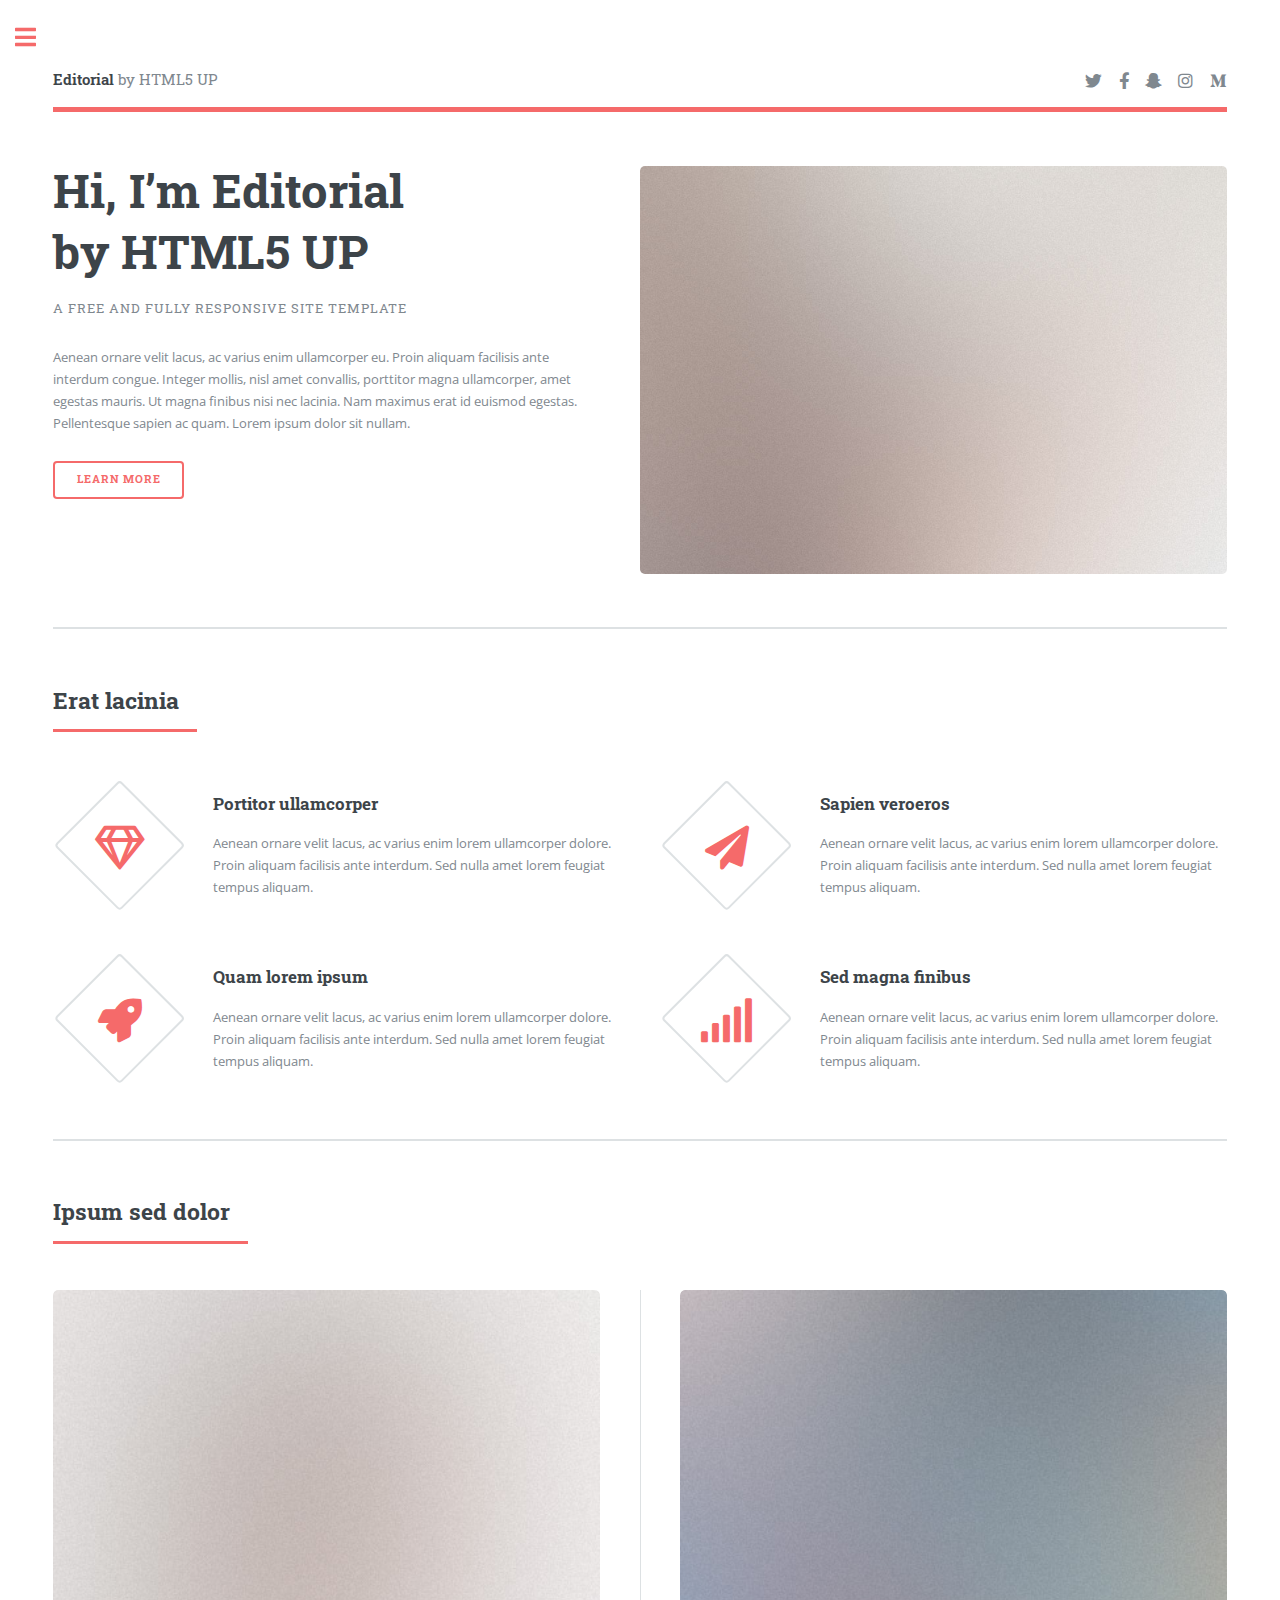
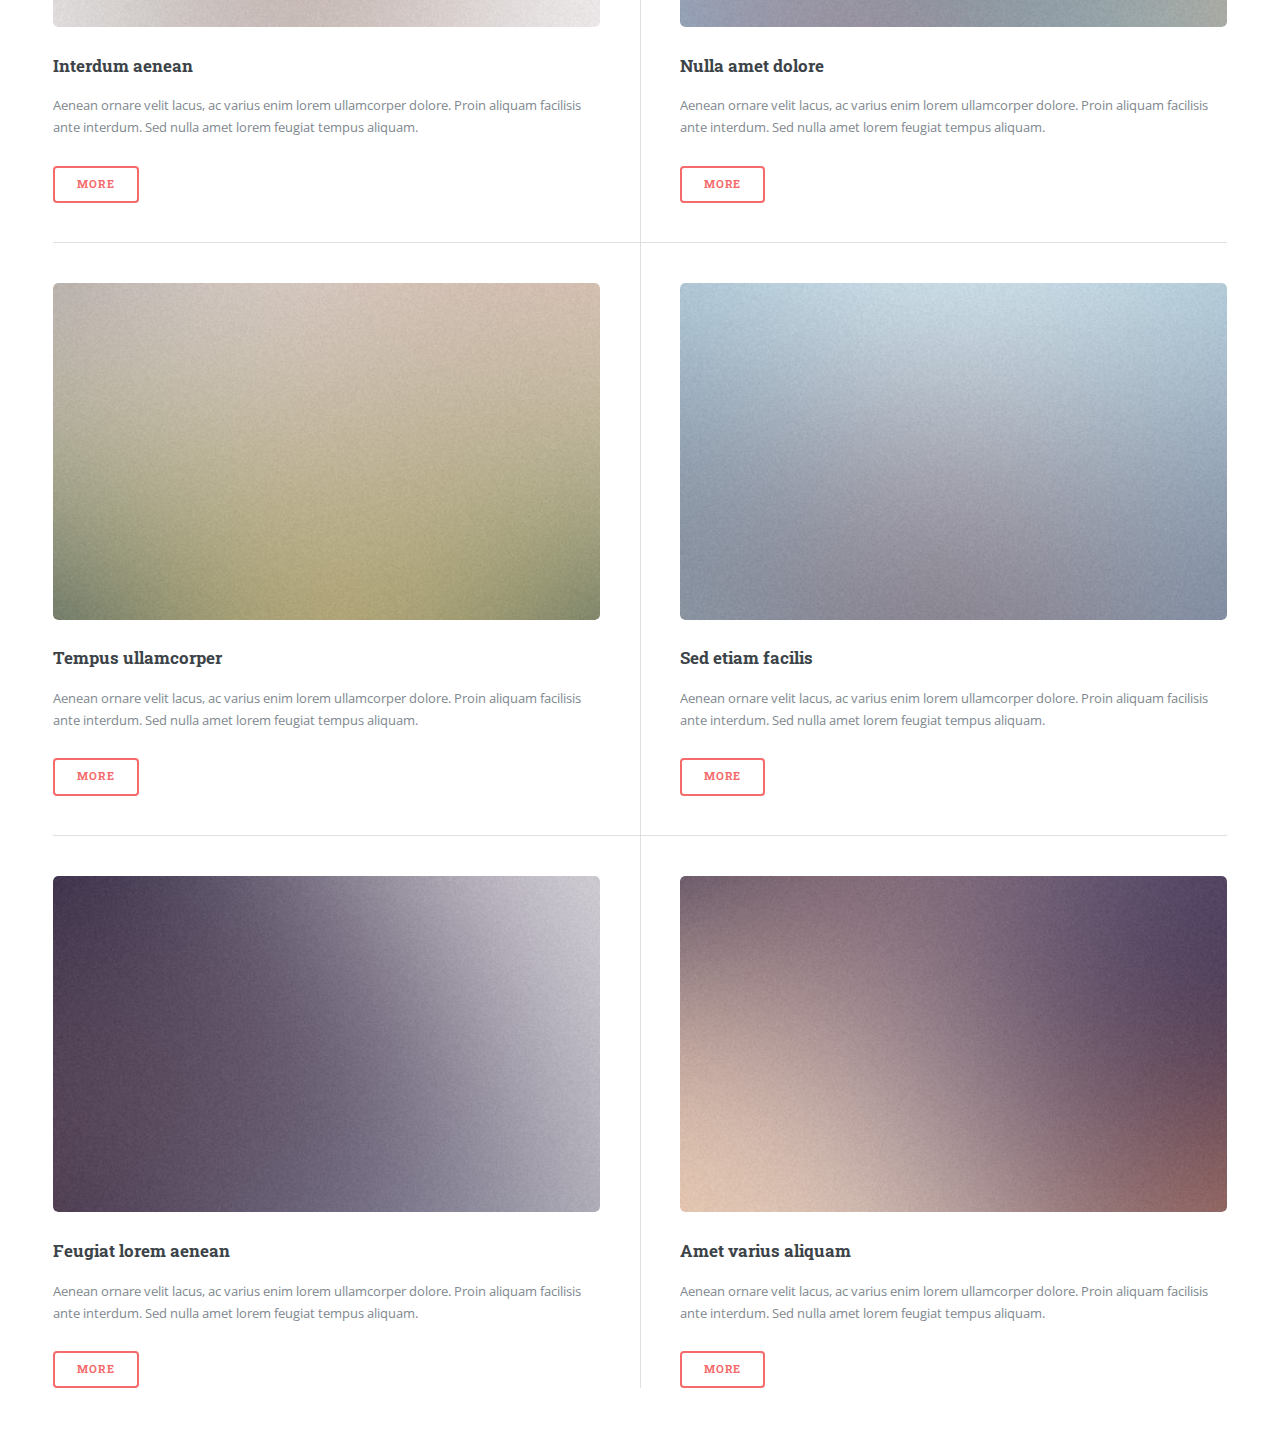
<file: index.html>
<!DOCTYPE HTML>
<!--
	Editorial by HTML5 UP
	html5up.net | @ajlkn
	Free for personal and commercial use under the CCA 3.0 license (html5up.net/license)
-->
<html>
	<head>
		<title>Editorial by HTML5 UP</title>
		<meta charset="utf-8" />
		<meta name="viewport" content="width=device-width, initial-scale=1, user-scalable=no" />
		<link rel="stylesheet" href="assets/css/main.css" />
	</head>
	<body class="is-preload">

		<!-- Wrapper -->
			<div id="wrapper">

				<!-- Main -->
					<div id="main">
						<div class="inner">

							<!-- Header -->
								<header id="header">
									<a href="index.html" class="logo"><strong>Editorial</strong> by HTML5 UP</a>
									<ul class="icons">
										<li><a href="#" class="icon brands fa-twitter"><span class="label">Twitter</span></a></li>
										<li><a href="#" class="icon brands fa-facebook-f"><span class="label">Facebook</span></a></li>
										<li><a href="#" class="icon brands fa-snapchat-ghost"><span class="label">Snapchat</span></a></li>
										<li><a href="#" class="icon brands fa-instagram"><span class="label">Instagram</span></a></li>
										<li><a href="#" class="icon brands fa-medium-m"><span class="label">Medium</span></a></li>
									</ul>
								</header>

							<!-- Banner -->
								<section id="banner">
									<div class="content">
										<header>
											<h1>Hi, I’m Editorial<br />
											by HTML5 UP</h1>
											<p>A free and fully responsive site template</p>
										</header>
										<p>Aenean ornare velit lacus, ac varius enim ullamcorper eu. Proin aliquam facilisis ante interdum congue. Integer mollis, nisl amet convallis, porttitor magna ullamcorper, amet egestas mauris. Ut magna finibus nisi nec lacinia. Nam maximus erat id euismod egestas. Pellentesque sapien ac quam. Lorem ipsum dolor sit nullam.</p>
										<ul class="actions">
											<li><a href="#" class="button big">Learn More</a></li>
										</ul>
									</div>
									<span class="image object">
										<img src="images/pic10.jpg" alt="" />
									</span>
								</section>

							<!-- Section -->
								<section>
									<header class="major">
										<h2>Erat lacinia</h2>
									</header>
									<div class="features">
										<article>
											<span class="icon fa-gem"></span>
											<div class="content">
												<h3>Portitor ullamcorper</h3>
												<p>Aenean ornare velit lacus, ac varius enim lorem ullamcorper dolore. Proin aliquam facilisis ante interdum. Sed nulla amet lorem feugiat tempus aliquam.</p>
											</div>
										</article>
										<article>
											<span class="icon solid fa-paper-plane"></span>
											<div class="content">
												<h3>Sapien veroeros</h3>
												<p>Aenean ornare velit lacus, ac varius enim lorem ullamcorper dolore. Proin aliquam facilisis ante interdum. Sed nulla amet lorem feugiat tempus aliquam.</p>
											</div>
										</article>
										<article>
											<span class="icon solid fa-rocket"></span>
											<div class="content">
												<h3>Quam lorem ipsum</h3>
												<p>Aenean ornare velit lacus, ac varius enim lorem ullamcorper dolore. Proin aliquam facilisis ante interdum. Sed nulla amet lorem feugiat tempus aliquam.</p>
											</div>
										</article>
										<article>
											<span class="icon solid fa-signal"></span>
											<div class="content">
												<h3>Sed magna finibus</h3>
												<p>Aenean ornare velit lacus, ac varius enim lorem ullamcorper dolore. Proin aliquam facilisis ante interdum. Sed nulla amet lorem feugiat tempus aliquam.</p>
											</div>
										</article>
									</div>
								</section>

							<!-- Section -->
								<section>
									<header class="major">
										<h2>Ipsum sed dolor</h2>
									</header>
									<div class="posts">
										<article>
											<a href="#" class="image"><img src="images/pic01.jpg" alt="" /></a>
											<h3>Interdum aenean</h3>
											<p>Aenean ornare velit lacus, ac varius enim lorem ullamcorper dolore. Proin aliquam facilisis ante interdum. Sed nulla amet lorem feugiat tempus aliquam.</p>
											<ul class="actions">
												<li><a href="#" class="button">More</a></li>
											</ul>
										</article>
										<article>
											<a href="#" class="image"><img src="images/pic02.jpg" alt="" /></a>
											<h3>Nulla amet dolore</h3>
											<p>Aenean ornare velit lacus, ac varius enim lorem ullamcorper dolore. Proin aliquam facilisis ante interdum. Sed nulla amet lorem feugiat tempus aliquam.</p>
											<ul class="actions">
												<li><a href="#" class="button">More</a></li>
											</ul>
										</article>
										<article>
											<a href="#" class="image"><img src="images/pic03.jpg" alt="" /></a>
											<h3>Tempus ullamcorper</h3>
											<p>Aenean ornare velit lacus, ac varius enim lorem ullamcorper dolore. Proin aliquam facilisis ante interdum. Sed nulla amet lorem feugiat tempus aliquam.</p>
											<ul class="actions">
												<li><a href="#" class="button">More</a></li>
											</ul>
										</article>
										<article>
											<a href="#" class="image"><img src="images/pic04.jpg" alt="" /></a>
											<h3>Sed etiam facilis</h3>
											<p>Aenean ornare velit lacus, ac varius enim lorem ullamcorper dolore. Proin aliquam facilisis ante interdum. Sed nulla amet lorem feugiat tempus aliquam.</p>
											<ul class="actions">
												<li><a href="#" class="button">More</a></li>
											</ul>
										</article>
										<article>
											<a href="#" class="image"><img src="images/pic05.jpg" alt="" /></a>
											<h3>Feugiat lorem aenean</h3>
											<p>Aenean ornare velit lacus, ac varius enim lorem ullamcorper dolore. Proin aliquam facilisis ante interdum. Sed nulla amet lorem feugiat tempus aliquam.</p>
											<ul class="actions">
												<li><a href="#" class="button">More</a></li>
											</ul>
										</article>
										<article>
											<a href="#" class="image"><img src="images/pic06.jpg" alt="" /></a>
											<h3>Amet varius aliquam</h3>
											<p>Aenean ornare velit lacus, ac varius enim lorem ullamcorper dolore. Proin aliquam facilisis ante interdum. Sed nulla amet lorem feugiat tempus aliquam.</p>
											<ul class="actions">
												<li><a href="#" class="button">More</a></li>
											</ul>
										</article>
									</div>
								</section>

						</div>
					</div>

				<!-- Sidebar -->
					<div id="sidebar">
						<div class="inner">

							<!-- Search -->
								<section id="search" class="alt">
									<form method="post" action="#">
										<input type="text" name="query" id="query" placeholder="Search" />
									</form>
								</section>

							<!-- Menu -->
								<nav id="menu">
									<header class="major">
										<h2>Menu</h2>
									</header>
									<ul>
										<li><a href="index.html">Homepage</a></li>
										<li><a href="generic.html">Generic</a></li>
										<li><a href="elements.html">Elements</a></li>
										<li>
											<span class="opener">Submenu</span>
											<ul>
												<li><a href="#">Lorem Dolor</a></li>
												<li><a href="#">Ipsum Adipiscing</a></li>
												<li><a href="#">Tempus Magna</a></li>
												<li><a href="#">Feugiat Veroeros</a></li>
											</ul>
										</li>
										<li><a href="#">Etiam Dolore</a></li>
										<li><a href="#">Adipiscing</a></li>
										<li>
											<span class="opener">Another Submenu</span>
											<ul>
												<li><a href="#">Lorem Dolor</a></li>
												<li><a href="#">Ipsum Adipiscing</a></li>
												<li><a href="#">Tempus Magna</a></li>
												<li><a href="#">Feugiat Veroeros</a></li>
											</ul>
										</li>
										<li><a href="#">Maximus Erat</a></li>
										<li><a href="#">Sapien Mauris</a></li>
										<li><a href="#">Amet Lacinia</a></li>
									</ul>
								</nav>

							<!-- Section -->
								<section>
									<header class="major">
										<h2>Ante interdum</h2>
									</header>
									<div class="mini-posts">
										<article>
											<a href="#" class="image"><img src="images/pic07.jpg" alt="" /></a>
											<p>Aenean ornare velit lacus, ac varius enim lorem ullamcorper dolore aliquam.</p>
										</article>
										<article>
											<a href="#" class="image"><img src="images/pic08.jpg" alt="" /></a>
											<p>Aenean ornare velit lacus, ac varius enim lorem ullamcorper dolore aliquam.</p>
										</article>
										<article>
											<a href="#" class="image"><img src="images/pic09.jpg" alt="" /></a>
											<p>Aenean ornare velit lacus, ac varius enim lorem ullamcorper dolore aliquam.</p>
										</article>
									</div>
									<ul class="actions">
										<li><a href="#" class="button">More</a></li>
									</ul>
								</section>

							<!-- Section -->
								<section>
									<header class="major">
										<h2>Get in touch</h2>
									</header>
									<p>Sed varius enim lorem ullamcorper dolore aliquam aenean ornare velit lacus, ac varius enim lorem ullamcorper dolore. Proin sed aliquam facilisis ante interdum. Sed nulla amet lorem feugiat tempus aliquam.</p>
									<ul class="contact">
										<li class="icon solid fa-envelope"><a href="#">information@untitled.tld</a></li>
										<li class="icon solid fa-phone">(000) 000-0000</li>
										<li class="icon solid fa-home">1234 Somewhere Road #8254<br />
										Nashville, TN 00000-0000</li>
									</ul>
								</section>

							<!-- Footer -->
								<footer id="footer">
									<p class="copyright">&copy; Untitled. All rights reserved. Demo Images: <a href="https://unsplash.com">Unsplash</a>. Design: <a href="https://html5up.net">HTML5 UP</a>.</p>
								</footer>

						</div>
					</div>

			</div>

		<!-- Scripts -->
			<script src="assets/js/jquery.min.js"></script>
			<script src="assets/js/browser.min.js"></script>
			<script src="assets/js/breakpoints.min.js"></script>
			<script src="assets/js/util.js"></script>
			<script src="assets/js/main.js"></script>

	</body>
</html>
</file>
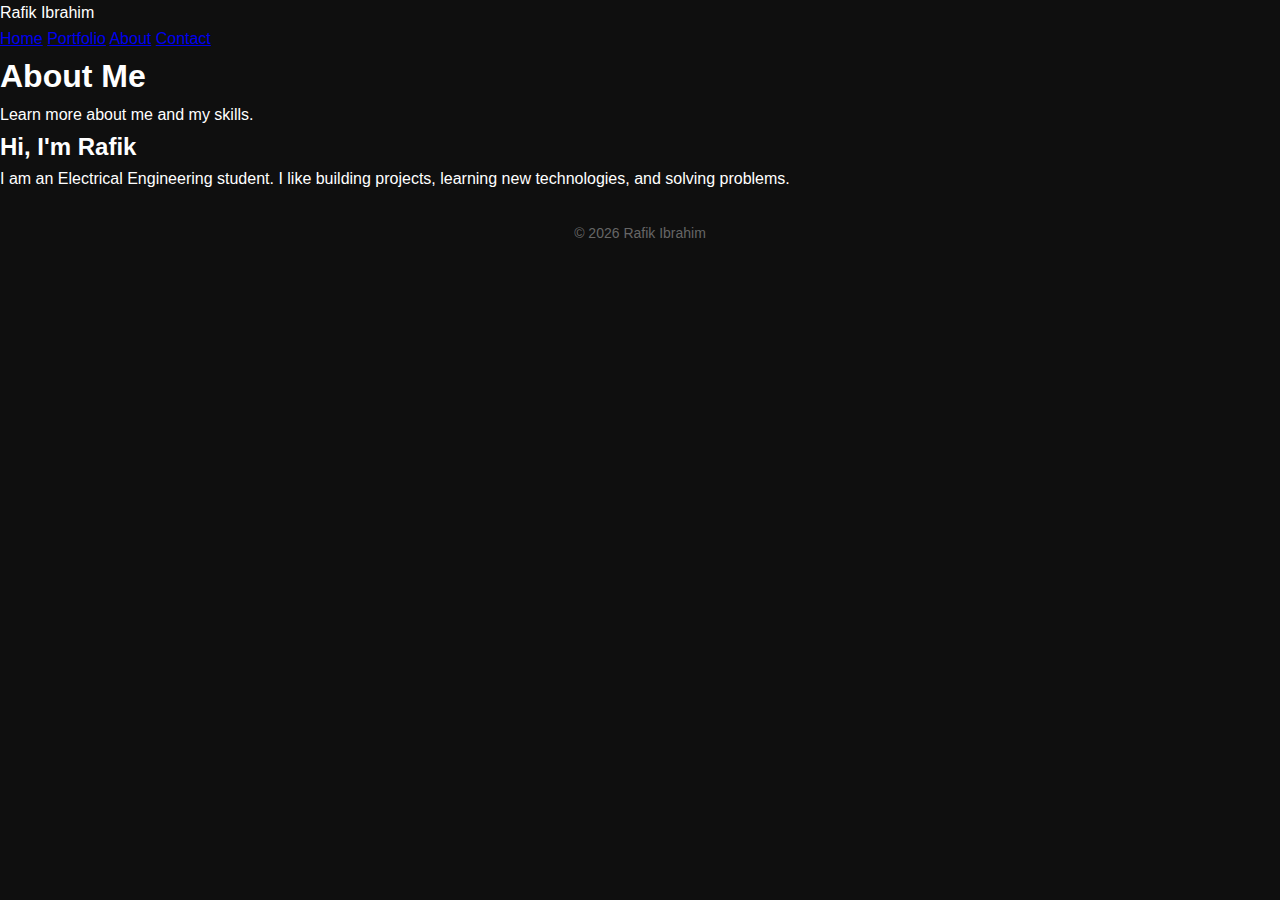
<file: about.html>
<!DOCTYPE html>
<html lang="en">
<head>
  <meta charset="UTF-8">
  <meta name="viewport" content="width=device-width, initial-scale=1.0">
  <title>About</title>
  <link rel="stylesheet" href="style.css">
</head>
<body>

  <header>
    <div class="logo">Rafik Ibrahim</div>
    <nav>
      <a href="index.html">Home</a>
      <a href="portfolio.html">Portfolio</a>
      <a href="about.html">About</a>
      <a href="contact.html">Contact</a>
    </nav>
  </header>

  <main>
    <section class="page-title">
      <h1>About Me</h1>
      <p>Learn more about me and my skills.</p>
    </section>

    <section class="about-content">
      <h2>Hi, I'm Rafik</h2>
      <p>I am an Electrical Engineering student. I like building projects, learning new technologies, and solving problems.</p>
    </section>
  </main>

  <footer>
    <p>© 2026 Rafik Ibrahim</p>
  </footer>

</body>
</html>
</file>
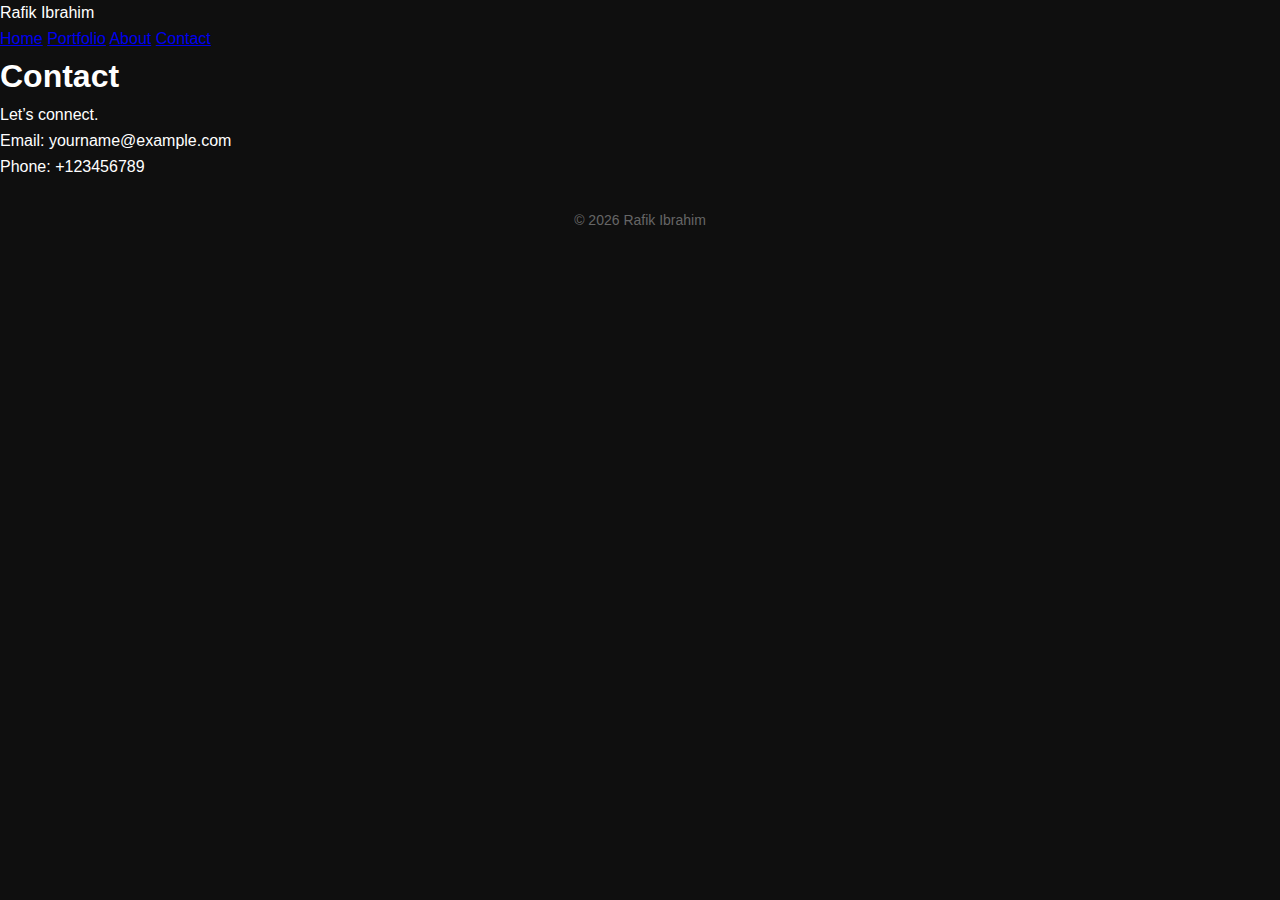
<file: contact.html>
<!DOCTYPE html>
<html lang="en">
<head>
  <meta charset="UTF-8">
  <meta name="viewport" content="width=device-width, initial-scale=1.0">
  <title>Contact</title>
  <link rel="stylesheet" href="style.css">
</head>
<body>

  <header>
    <div class="logo">Rafik Ibrahim</div>
    <nav>
      <a href="index.html">Home</a>
      <a href="portfolio.html">Portfolio</a>
      <a href="about.html">About</a>
      <a href="contact.html">Contact</a>
    </nav>
  </header>

  <main>
    <section class="page-title">
      <h1>Contact</h1>
      <p>Let’s connect.</p>
    </section>

    <section class="contact-content">
      <p>Email: yourname@example.com</p>
      <p>Phone: +123456789</p>
    </section>
  </main>

  <footer>
    <p>© 2026 Rafik Ibrahim</p>
  </footer>

</body>
</html>
</file>
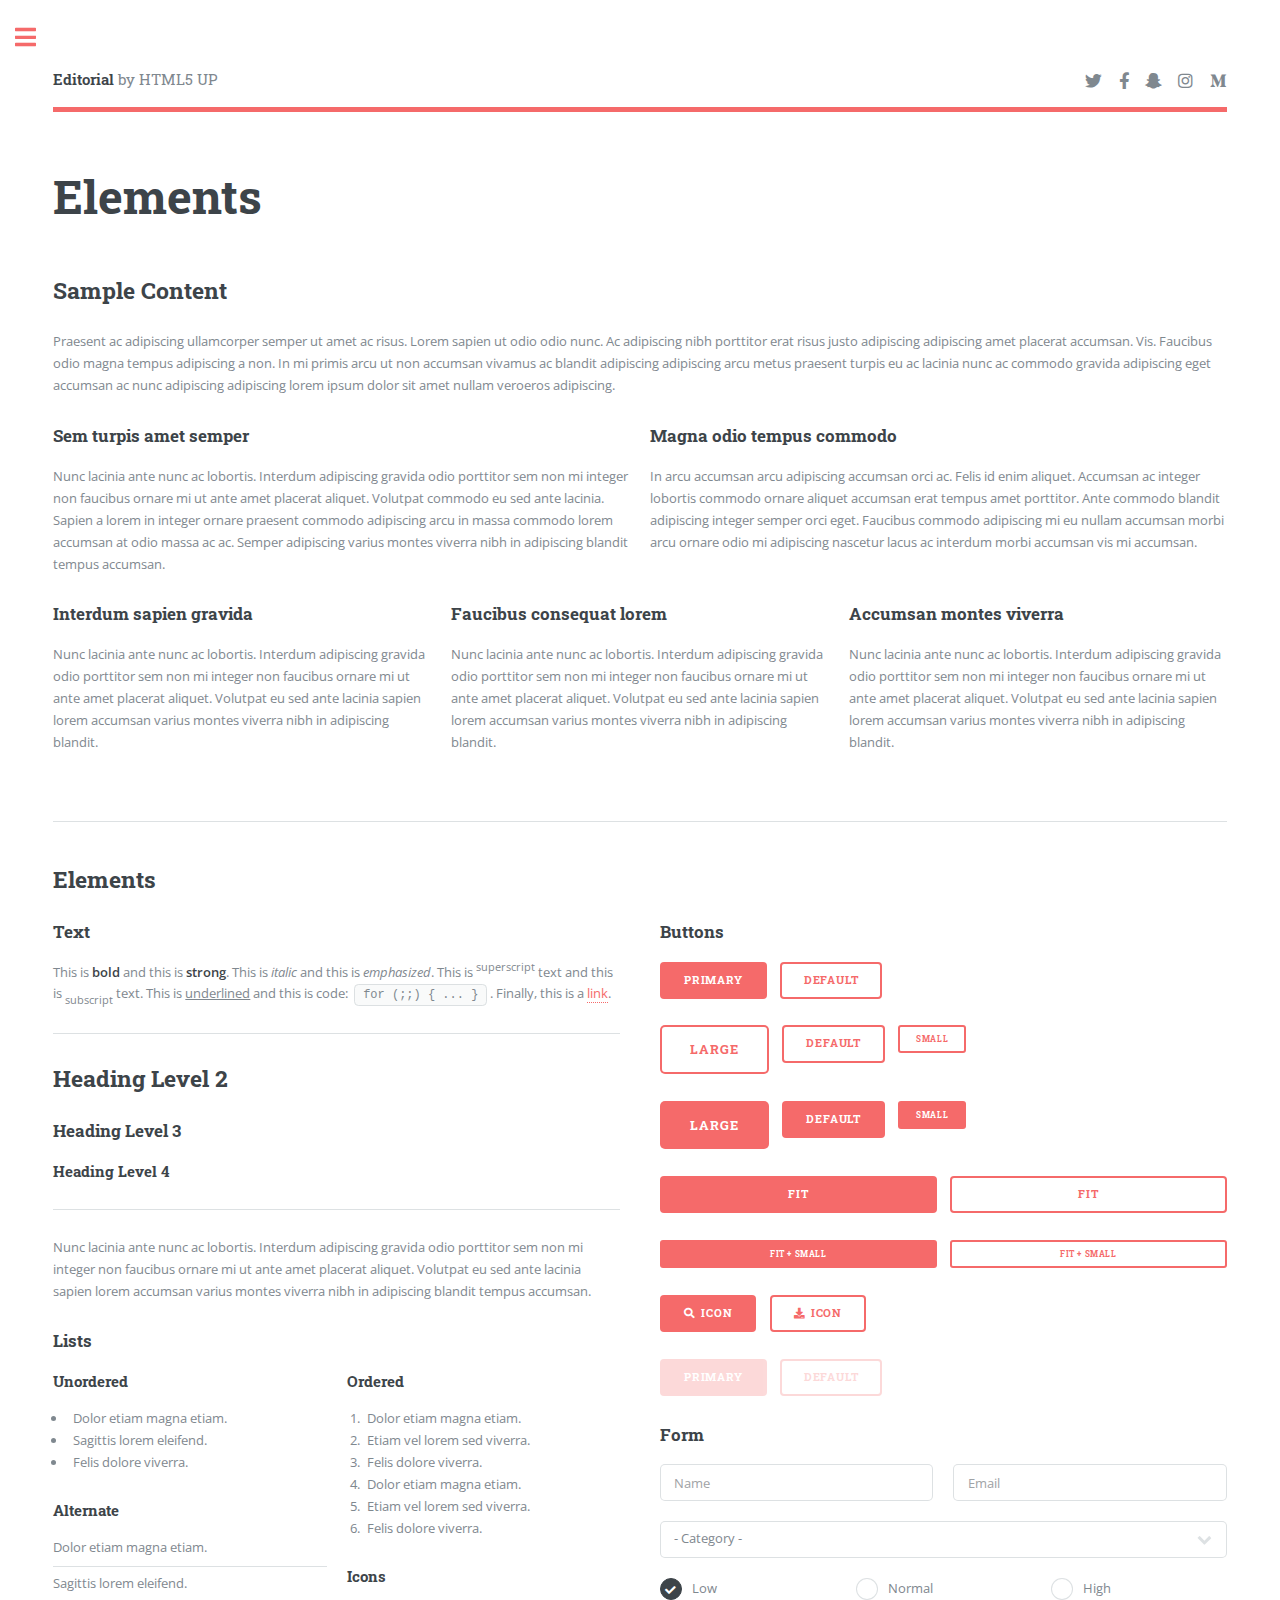
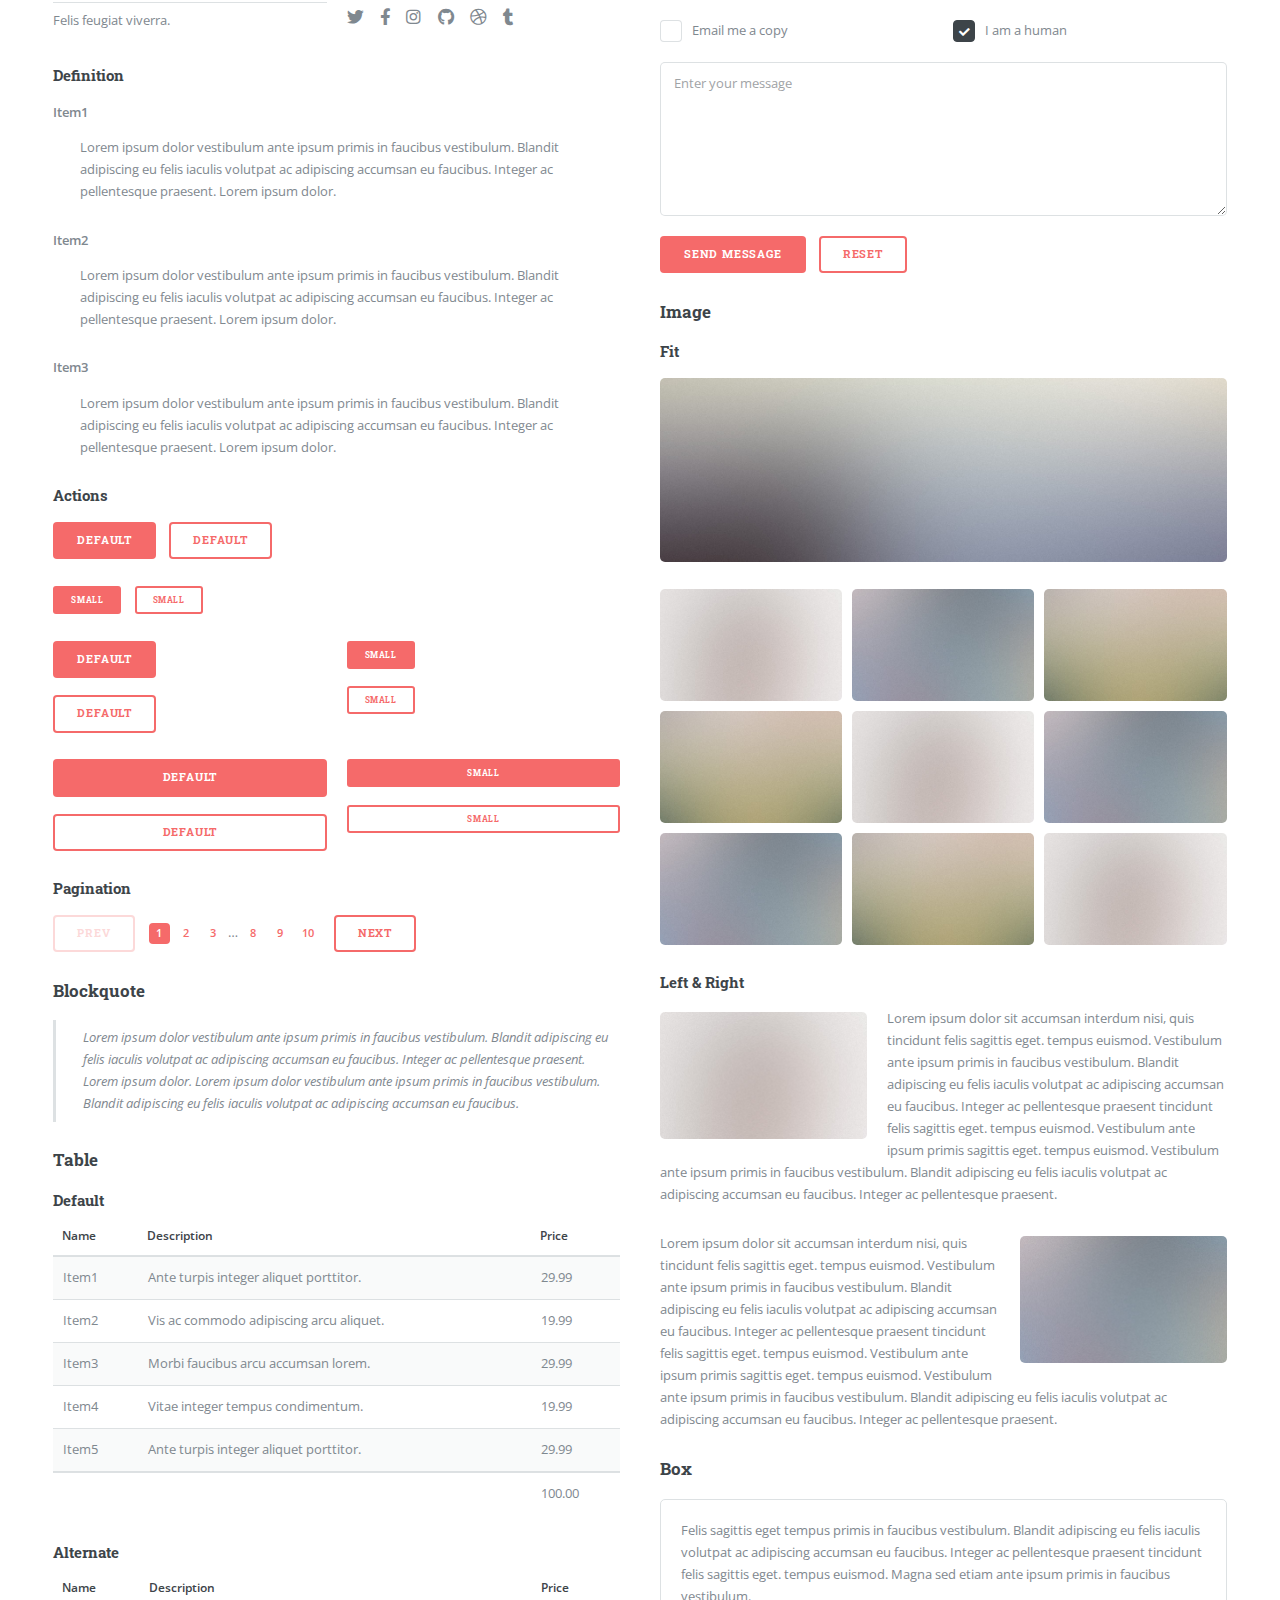
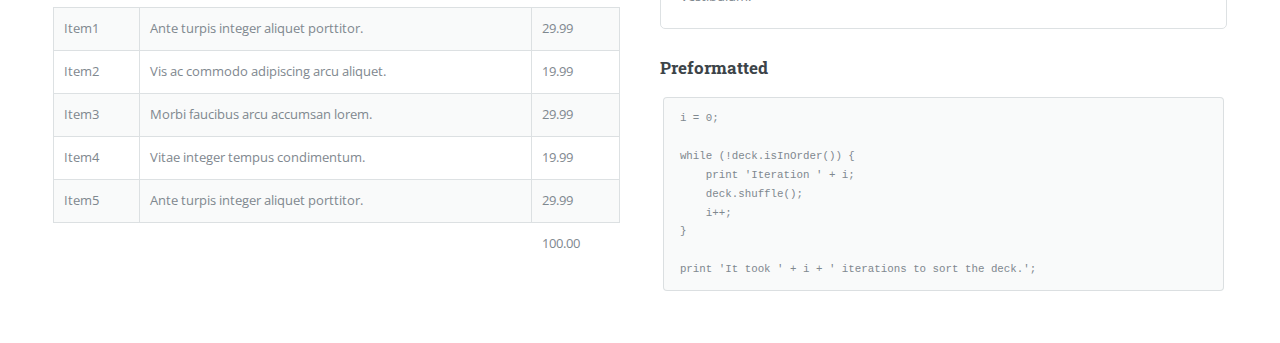
<file: elements.html>
<!DOCTYPE HTML>
<!--
	Editorial by HTML5 UP
	html5up.net | @ajlkn
	Free for personal and commercial use under the CCA 3.0 license (html5up.net/license)
-->
<html>
	<head>
		<title>Elements - Editorial by HTML5 UP</title>
		<meta charset="utf-8" />
		<meta name="viewport" content="width=device-width, initial-scale=1, user-scalable=no" />
		<link rel="stylesheet" href="assets/css/main.css" />
	</head>
	<body class="is-preload">

		<!-- Wrapper -->
			<div id="wrapper">

				<!-- Main -->
					<div id="main">
						<div class="inner">

							<!-- Header -->
								<header id="header">
									<a href="index.html" class="logo"><strong>Editorial</strong> by HTML5 UP</a>
									<ul class="icons">
										<li><a href="#" class="icon brands fa-twitter"><span class="label">Twitter</span></a></li>
										<li><a href="#" class="icon brands fa-facebook-f"><span class="label">Facebook</span></a></li>
										<li><a href="#" class="icon brands fa-snapchat-ghost"><span class="label">Snapchat</span></a></li>
										<li><a href="#" class="icon brands fa-instagram"><span class="label">Instagram</span></a></li>
										<li><a href="#" class="icon brands fa-medium-m"><span class="label">Medium</span></a></li>
									</ul>
								</header>

							<!-- Content -->
								<section>
									<header class="main">
										<h1>Elements</h1>
									</header>

									<!-- Content -->
										<h2 id="content">Sample Content</h2>
										<p>Praesent ac adipiscing ullamcorper semper ut amet ac risus. Lorem sapien ut odio odio nunc. Ac adipiscing nibh porttitor erat risus justo adipiscing adipiscing amet placerat accumsan. Vis. Faucibus odio magna tempus adipiscing a non. In mi primis arcu ut non accumsan vivamus ac blandit adipiscing adipiscing arcu metus praesent turpis eu ac lacinia nunc ac commodo gravida adipiscing eget accumsan ac nunc adipiscing adipiscing lorem ipsum dolor sit amet nullam veroeros adipiscing.</p>
										<div class="row">
											<div class="col-6 col-12-small">
												<h3>Sem turpis amet semper</h3>
												<p>Nunc lacinia ante nunc ac lobortis. Interdum adipiscing gravida odio porttitor sem non mi integer non faucibus ornare mi ut ante amet placerat aliquet. Volutpat commodo eu sed ante lacinia. Sapien a lorem in integer ornare praesent commodo adipiscing arcu in massa commodo lorem accumsan at odio massa ac ac. Semper adipiscing varius montes viverra nibh in adipiscing blandit tempus accumsan.</p>
											</div>
											<div class="col-6 col-12-small">
												<h3>Magna odio tempus commodo</h3>
												<p>In arcu accumsan arcu adipiscing accumsan orci ac. Felis id enim aliquet. Accumsan ac integer lobortis commodo ornare aliquet accumsan erat tempus amet porttitor. Ante commodo blandit adipiscing integer semper orci eget. Faucibus commodo adipiscing mi eu nullam accumsan morbi arcu ornare odio mi adipiscing nascetur lacus ac interdum morbi accumsan vis mi accumsan.</p>
											</div>
											<!-- Break -->
											<div class="col-4 col-12-medium">
												<h3>Interdum sapien gravida</h3>
												<p>Nunc lacinia ante nunc ac lobortis. Interdum adipiscing gravida odio porttitor sem non mi integer non faucibus ornare mi ut ante amet placerat aliquet. Volutpat eu sed ante lacinia sapien lorem accumsan varius montes viverra nibh in adipiscing blandit.</p>
											</div>
											<div class="col-4 col-12-medium">
												<h3>Faucibus consequat lorem</h3>
												<p>Nunc lacinia ante nunc ac lobortis. Interdum adipiscing gravida odio porttitor sem non mi integer non faucibus ornare mi ut ante amet placerat aliquet. Volutpat eu sed ante lacinia sapien lorem accumsan varius montes viverra nibh in adipiscing blandit.</p>
											</div>
											<div class="col-4 col-12-medium">
												<h3>Accumsan montes viverra</h3>
												<p>Nunc lacinia ante nunc ac lobortis. Interdum adipiscing gravida odio porttitor sem non mi integer non faucibus ornare mi ut ante amet placerat aliquet. Volutpat eu sed ante lacinia sapien lorem accumsan varius montes viverra nibh in adipiscing blandit.</p>
											</div>
										</div>

									<hr class="major" />

									<!-- Elements -->
										<h2 id="elements">Elements</h2>
										<div class="row gtr-200">
											<div class="col-6 col-12-medium">

												<!-- Text stuff -->
													<h3>Text</h3>
													<p>This is <b>bold</b> and this is <strong>strong</strong>. This is <i>italic</i> and this is <em>emphasized</em>.
													This is <sup>superscript</sup> text and this is <sub>subscript</sub> text.
													This is <u>underlined</u> and this is code: <code>for (;;) { ... }</code>.
													Finally, this is a <a href="#">link</a>.</p>
													<hr />
													<h2>Heading Level 2</h2>
													<h3>Heading Level 3</h3>
													<h4>Heading Level 4</h4>
													<hr />
													<p>Nunc lacinia ante nunc ac lobortis. Interdum adipiscing gravida odio porttitor sem non mi integer non faucibus ornare mi ut ante amet placerat aliquet. Volutpat eu sed ante lacinia sapien lorem accumsan varius montes viverra nibh in adipiscing blandit tempus accumsan.</p>

												<!-- Lists -->
													<h3>Lists</h3>
													<div class="row">
														<div class="col-6 col-12-small">

															<h4>Unordered</h4>
															<ul>
																<li>Dolor etiam magna etiam.</li>
																<li>Sagittis lorem eleifend.</li>
																<li>Felis dolore viverra.</li>
															</ul>

															<h4>Alternate</h4>
															<ul class="alt">
																<li>Dolor etiam magna etiam.</li>
																<li>Sagittis lorem eleifend.</li>
																<li>Felis feugiat viverra.</li>
															</ul>

														</div>
														<div class="col-6 col-12-small">

															<h4>Ordered</h4>
															<ol>
																<li>Dolor etiam magna etiam.</li>
																<li>Etiam vel lorem sed viverra.</li>
																<li>Felis dolore viverra.</li>
																<li>Dolor etiam magna etiam.</li>
																<li>Etiam vel lorem sed viverra.</li>
																<li>Felis dolore viverra.</li>
															</ol>

															<h4>Icons</h4>
															<ul class="icons">
																<li><a href="#" class="icon brands fa-twitter"><span class="label">Twitter</span></a></li>
																<li><a href="#" class="icon brands fa-facebook-f"><span class="label">Facebook</span></a></li>
																<li><a href="#" class="icon brands fa-instagram"><span class="label">Instagram</span></a></li>
																<li><a href="#" class="icon brands fa-github"><span class="label">Github</span></a></li>
																<li><a href="#" class="icon brands fa-dribbble"><span class="label">Dribbble</span></a></li>
																<li><a href="#" class="icon brands fa-tumblr"><span class="label">Tumblr</span></a></li>
															</ul>

														</div>
													</div>
													<h4>Definition</h4>
													<dl>
														<dt>Item1</dt>
														<dd>
															<p>Lorem ipsum dolor vestibulum ante ipsum primis in faucibus vestibulum. Blandit adipiscing eu felis iaculis volutpat ac adipiscing accumsan eu faucibus. Integer ac pellentesque praesent. Lorem ipsum dolor.</p>
														</dd>
														<dt>Item2</dt>
														<dd>
															<p>Lorem ipsum dolor vestibulum ante ipsum primis in faucibus vestibulum. Blandit adipiscing eu felis iaculis volutpat ac adipiscing accumsan eu faucibus. Integer ac pellentesque praesent. Lorem ipsum dolor.</p>
														</dd>
														<dt>Item3</dt>
														<dd>
															<p>Lorem ipsum dolor vestibulum ante ipsum primis in faucibus vestibulum. Blandit adipiscing eu felis iaculis volutpat ac adipiscing accumsan eu faucibus. Integer ac pellentesque praesent. Lorem ipsum dolor.</p>
														</dd>
													</dl>

													<h4>Actions</h4>
													<ul class="actions">
														<li><a href="#" class="button primary">Default</a></li>
														<li><a href="#" class="button">Default</a></li>
													</ul>
													<ul class="actions small">
														<li><a href="#" class="button primary small">Small</a></li>
														<li><a href="#" class="button small">Small</a></li>
													</ul>
													<div class="row">
														<div class="col-6 col-12-small">
															<ul class="actions stacked">
																<li><a href="#" class="button primary">Default</a></li>
																<li><a href="#" class="button">Default</a></li>
															</ul>
														</div>
														<div class="col-6 col-12-small">
															<ul class="actions stacked">
																<li><a href="#" class="button primary small">Small</a></li>
																<li><a href="#" class="button small">Small</a></li>
															</ul>
														</div>
														<div class="col-6 col-12-small">
															<ul class="actions stacked">
																<li><a href="#" class="button primary fit">Default</a></li>
																<li><a href="#" class="button fit">Default</a></li>
															</ul>
														</div>
														<div class="col-6 col-12-small">
															<ul class="actions stacked">
																<li><a href="#" class="button primary small fit">Small</a></li>
																<li><a href="#" class="button small fit">Small</a></li>
															</ul>
														</div>
													</div>

													<h4>Pagination</h4>
													<ul class="pagination">
														<li><span class="button disabled">Prev</span></li>
														<li><a href="#" class="page active">1</a></li>
														<li><a href="#" class="page">2</a></li>
														<li><a href="#" class="page">3</a></li>
														<li><span>&hellip;</span></li>
														<li><a href="#" class="page">8</a></li>
														<li><a href="#" class="page">9</a></li>
														<li><a href="#" class="page">10</a></li>
														<li><a href="#" class="button">Next</a></li>
													</ul>

												<!-- Blockquote -->
													<h3>Blockquote</h3>
													<blockquote>Lorem ipsum dolor vestibulum ante ipsum primis in faucibus vestibulum. Blandit adipiscing eu felis iaculis volutpat ac adipiscing accumsan eu faucibus. Integer ac pellentesque praesent. Lorem ipsum dolor. Lorem ipsum dolor vestibulum ante ipsum primis in faucibus vestibulum. Blandit adipiscing eu felis iaculis volutpat ac adipiscing accumsan eu faucibus.</blockquote>

												<!-- Table -->
													<h3>Table</h3>

													<h4>Default</h4>
													<div class="table-wrapper">
														<table>
															<thead>
																<tr>
																	<th>Name</th>
																	<th>Description</th>
																	<th>Price</th>
																</tr>
															</thead>
															<tbody>
																<tr>
																	<td>Item1</td>
																	<td>Ante turpis integer aliquet porttitor.</td>
																	<td>29.99</td>
																</tr>
																<tr>
																	<td>Item2</td>
																	<td>Vis ac commodo adipiscing arcu aliquet.</td>
																	<td>19.99</td>
																</tr>
																<tr>
																	<td>Item3</td>
																	<td> Morbi faucibus arcu accumsan lorem.</td>
																	<td>29.99</td>
																</tr>
																<tr>
																	<td>Item4</td>
																	<td>Vitae integer tempus condimentum.</td>
																	<td>19.99</td>
																</tr>
																<tr>
																	<td>Item5</td>
																	<td>Ante turpis integer aliquet porttitor.</td>
																	<td>29.99</td>
																</tr>
															</tbody>
															<tfoot>
																<tr>
																	<td colspan="2"></td>
																	<td>100.00</td>
																</tr>
															</tfoot>
														</table>
													</div>

													<h4>Alternate</h4>
													<div class="table-wrapper">
														<table class="alt">
															<thead>
																<tr>
																	<th>Name</th>
																	<th>Description</th>
																	<th>Price</th>
																</tr>
															</thead>
															<tbody>
																<tr>
																	<td>Item1</td>
																	<td>Ante turpis integer aliquet porttitor.</td>
																	<td>29.99</td>
																</tr>
																<tr>
																	<td>Item2</td>
																	<td>Vis ac commodo adipiscing arcu aliquet.</td>
																	<td>19.99</td>
																</tr>
																<tr>
																	<td>Item3</td>
																	<td> Morbi faucibus arcu accumsan lorem.</td>
																	<td>29.99</td>
																</tr>
																<tr>
																	<td>Item4</td>
																	<td>Vitae integer tempus condimentum.</td>
																	<td>19.99</td>
																</tr>
																<tr>
																	<td>Item5</td>
																	<td>Ante turpis integer aliquet porttitor.</td>
																	<td>29.99</td>
																</tr>
															</tbody>
															<tfoot>
																<tr>
																	<td colspan="2"></td>
																	<td>100.00</td>
																</tr>
															</tfoot>
														</table>
													</div>

											</div>
											<div class="col-6 col-12-medium">

												<!-- Buttons -->
													<h3>Buttons</h3>
													<ul class="actions">
														<li><a href="#" class="button primary">Primary</a></li>
														<li><a href="#" class="button">Default</a></li>
													</ul>
													<ul class="actions">
														<li><a href="#" class="button large">Large</a></li>
														<li><a href="#" class="button">Default</a></li>
														<li><a href="#" class="button small">Small</a></li>
													</ul>
													<ul class="actions">
														<li><a href="#" class="button primary large">Large</a></li>
														<li><a href="#" class="button primary">Default</a></li>
														<li><a href="#" class="button primary small">Small</a></li>
													</ul>
													<ul class="actions fit">
														<li><a href="#" class="button primary fit">Fit</a></li>
														<li><a href="#" class="button fit">Fit</a></li>
													</ul>
													<ul class="actions fit small">
														<li><a href="#" class="button primary fit small">Fit + Small</a></li>
														<li><a href="#" class="button fit small">Fit + Small</a></li>
													</ul>
													<ul class="actions">
														<li><a href="#" class="button primary icon solid fa-search">Icon</a></li>
														<li><a href="#" class="button icon solid fa-download">Icon</a></li>
													</ul>
													<ul class="actions">
														<li><span class="button primary disabled">Primary</span></li>
														<li><span class="button disabled">Default</span></li>
													</ul>

												<!-- Form -->
													<h3>Form</h3>

													<form method="post" action="#">
														<div class="row gtr-uniform">
															<div class="col-6 col-12-xsmall">
																<input type="text" name="demo-name" id="demo-name" value="" placeholder="Name" />
															</div>
															<div class="col-6 col-12-xsmall">
																<input type="email" name="demo-email" id="demo-email" value="" placeholder="Email" />
															</div>
															<!-- Break -->
															<div class="col-12">
																<select name="demo-category" id="demo-category">
																	<option value="">- Category -</option>
																	<option value="1">Manufacturing</option>
																	<option value="1">Shipping</option>
																	<option value="1">Administration</option>
																	<option value="1">Human Resources</option>
																</select>
															</div>
															<!-- Break -->
															<div class="col-4 col-12-small">
																<input type="radio" id="demo-priority-low" name="demo-priority" checked>
																<label for="demo-priority-low">Low</label>
															</div>
															<div class="col-4 col-12-small">
																<input type="radio" id="demo-priority-normal" name="demo-priority">
																<label for="demo-priority-normal">Normal</label>
															</div>
															<div class="col-4 col-12-small">
																<input type="radio" id="demo-priority-high" name="demo-priority">
																<label for="demo-priority-high">High</label>
															</div>
															<!-- Break -->
															<div class="col-6 col-12-small">
																<input type="checkbox" id="demo-copy" name="demo-copy">
																<label for="demo-copy">Email me a copy</label>
															</div>
															<div class="col-6 col-12-small">
																<input type="checkbox" id="demo-human" name="demo-human" checked>
																<label for="demo-human">I am a human</label>
															</div>
															<!-- Break -->
															<div class="col-12">
																<textarea name="demo-message" id="demo-message" placeholder="Enter your message" rows="6"></textarea>
															</div>
															<!-- Break -->
															<div class="col-12">
																<ul class="actions">
																	<li><input type="submit" value="Send Message" class="primary" /></li>
																	<li><input type="reset" value="Reset" /></li>
																</ul>
															</div>
														</div>
													</form>

												<!-- Image -->
													<h3>Image</h3>

													<h4>Fit</h4>
													<span class="image fit"><img src="images/pic11.jpg" alt="" /></span>
													<div class="box alt">
														<div class="row gtr-50 gtr-uniform">
															<div class="col-4"><span class="image fit"><img src="images/pic01.jpg" alt="" /></span></div>
															<div class="col-4"><span class="image fit"><img src="images/pic02.jpg" alt="" /></span></div>
															<div class="col-4"><span class="image fit"><img src="images/pic03.jpg" alt="" /></span></div>
															<!-- Break -->
															<div class="col-4"><span class="image fit"><img src="images/pic03.jpg" alt="" /></span></div>
															<div class="col-4"><span class="image fit"><img src="images/pic01.jpg" alt="" /></span></div>
															<div class="col-4"><span class="image fit"><img src="images/pic02.jpg" alt="" /></span></div>
															<!-- Break -->
															<div class="col-4"><span class="image fit"><img src="images/pic02.jpg" alt="" /></span></div>
															<div class="col-4"><span class="image fit"><img src="images/pic03.jpg" alt="" /></span></div>
															<div class="col-4"><span class="image fit"><img src="images/pic01.jpg" alt="" /></span></div>
														</div>
													</div>

													<h4>Left &amp; Right</h4>
													<p><span class="image left"><img src="images/pic01.jpg" alt="" /></span>Lorem ipsum dolor sit accumsan interdum nisi, quis tincidunt felis sagittis eget. tempus euismod. Vestibulum ante ipsum primis in faucibus vestibulum. Blandit adipiscing eu felis iaculis volutpat ac adipiscing accumsan eu faucibus. Integer ac pellentesque praesent tincidunt felis sagittis eget. tempus euismod. Vestibulum ante ipsum primis sagittis eget. tempus euismod. Vestibulum ante ipsum primis in faucibus vestibulum. Blandit adipiscing eu felis iaculis volutpat ac adipiscing accumsan eu faucibus. Integer ac pellentesque praesent.</p>
													<p><span class="image right"><img src="images/pic02.jpg" alt="" /></span>Lorem ipsum dolor sit accumsan interdum nisi, quis tincidunt felis sagittis eget. tempus euismod. Vestibulum ante ipsum primis in faucibus vestibulum. Blandit adipiscing eu felis iaculis volutpat ac adipiscing accumsan eu faucibus. Integer ac pellentesque praesent tincidunt felis sagittis eget. tempus euismod. Vestibulum ante ipsum primis sagittis eget. tempus euismod. Vestibulum ante ipsum primis in faucibus vestibulum. Blandit adipiscing eu felis iaculis volutpat ac adipiscing accumsan eu faucibus. Integer ac pellentesque praesent.</p>

												<!-- Box -->
													<h3>Box</h3>
													<div class="box">
														<p>Felis sagittis eget tempus primis in faucibus vestibulum. Blandit adipiscing eu felis iaculis volutpat ac adipiscing accumsan eu faucibus. Integer ac pellentesque praesent tincidunt felis sagittis eget. tempus euismod. Magna sed etiam ante ipsum primis in faucibus vestibulum.</p>
													</div>

												<!-- Preformatted Code -->
													<h3>Preformatted</h3>
													<pre><code>i = 0;

while (!deck.isInOrder()) {
    print 'Iteration ' + i;
    deck.shuffle();
    i++;
}

print 'It took ' + i + ' iterations to sort the deck.';
</code></pre>

											</div>
										</div>

								</section>

						</div>
					</div>

				<!-- Sidebar -->
					<div id="sidebar">
						<div class="inner">

							<!-- Search -->
								<section id="search" class="alt">
									<form method="post" action="#">
										<input type="text" name="query" id="query" placeholder="Search" />
									</form>
								</section>

							<!-- Menu -->
								<nav id="menu">
									<header class="major">
										<h2>Menu</h2>
									</header>
									<ul>
										<li><a href="index.html">Homepage</a></li>
										<li><a href="generic.html">Generic</a></li>
										<li><a href="elements.html">Elements</a></li>
										<li>
											<span class="opener">Submenu</span>
											<ul>
												<li><a href="#">Lorem Dolor</a></li>
												<li><a href="#">Ipsum Adipiscing</a></li>
												<li><a href="#">Tempus Magna</a></li>
												<li><a href="#">Feugiat Veroeros</a></li>
											</ul>
										</li>
										<li><a href="#">Etiam Dolore</a></li>
										<li><a href="#">Adipiscing</a></li>
										<li>
											<span class="opener">Another Submenu</span>
											<ul>
												<li><a href="#">Lorem Dolor</a></li>
												<li><a href="#">Ipsum Adipiscing</a></li>
												<li><a href="#">Tempus Magna</a></li>
												<li><a href="#">Feugiat Veroeros</a></li>
											</ul>
										</li>
										<li><a href="#">Maximus Erat</a></li>
										<li><a href="#">Sapien Mauris</a></li>
										<li><a href="#">Amet Lacinia</a></li>
									</ul>
								</nav>

							<!-- Section -->
								<section>
									<header class="major">
										<h2>Ante interdum</h2>
									</header>
									<div class="mini-posts">
										<article>
											<a href="#" class="image"><img src="images/pic07.jpg" alt="" /></a>
											<p>Aenean ornare velit lacus, ac varius enim lorem ullamcorper dolore aliquam.</p>
										</article>
										<article>
											<a href="#" class="image"><img src="images/pic08.jpg" alt="" /></a>
											<p>Aenean ornare velit lacus, ac varius enim lorem ullamcorper dolore aliquam.</p>
										</article>
										<article>
											<a href="#" class="image"><img src="images/pic09.jpg" alt="" /></a>
											<p>Aenean ornare velit lacus, ac varius enim lorem ullamcorper dolore aliquam.</p>
										</article>
									</div>
									<ul class="actions">
										<li><a href="#" class="button">More</a></li>
									</ul>
								</section>

							<!-- Section -->
								<section>
									<header class="major">
										<h2>Get in touch</h2>
									</header>
									<p>Sed varius enim lorem ullamcorper dolore aliquam aenean ornare velit lacus, ac varius enim lorem ullamcorper dolore. Proin sed aliquam facilisis ante interdum. Sed nulla amet lorem feugiat tempus aliquam.</p>
									<ul class="contact">
										<li class="icon solid fa-envelope"><a href="#">information@untitled.tld</a></li>
										<li class="icon solid fa-phone">(000) 000-0000</li>
										<li class="icon solid fa-home">1234 Somewhere Road #8254<br />
										Nashville, TN 00000-0000</li>
									</ul>
								</section>

							<!-- Footer -->
								<footer id="footer">
									<p class="copyright">&copy; Untitled. All rights reserved. Demo Images: <a href="https://unsplash.com">Unsplash</a>. Design: <a href="https://html5up.net">HTML5 UP</a>.</p>
								</footer>

						</div>
					</div>

			</div>

		<!-- Scripts -->
			<script src="assets/js/jquery.min.js"></script>
			<script src="assets/js/browser.min.js"></script>
			<script src="assets/js/breakpoints.min.js"></script>
			<script src="assets/js/util.js"></script>
			<script src="assets/js/main.js"></script>

	</body>
</html>
</file>
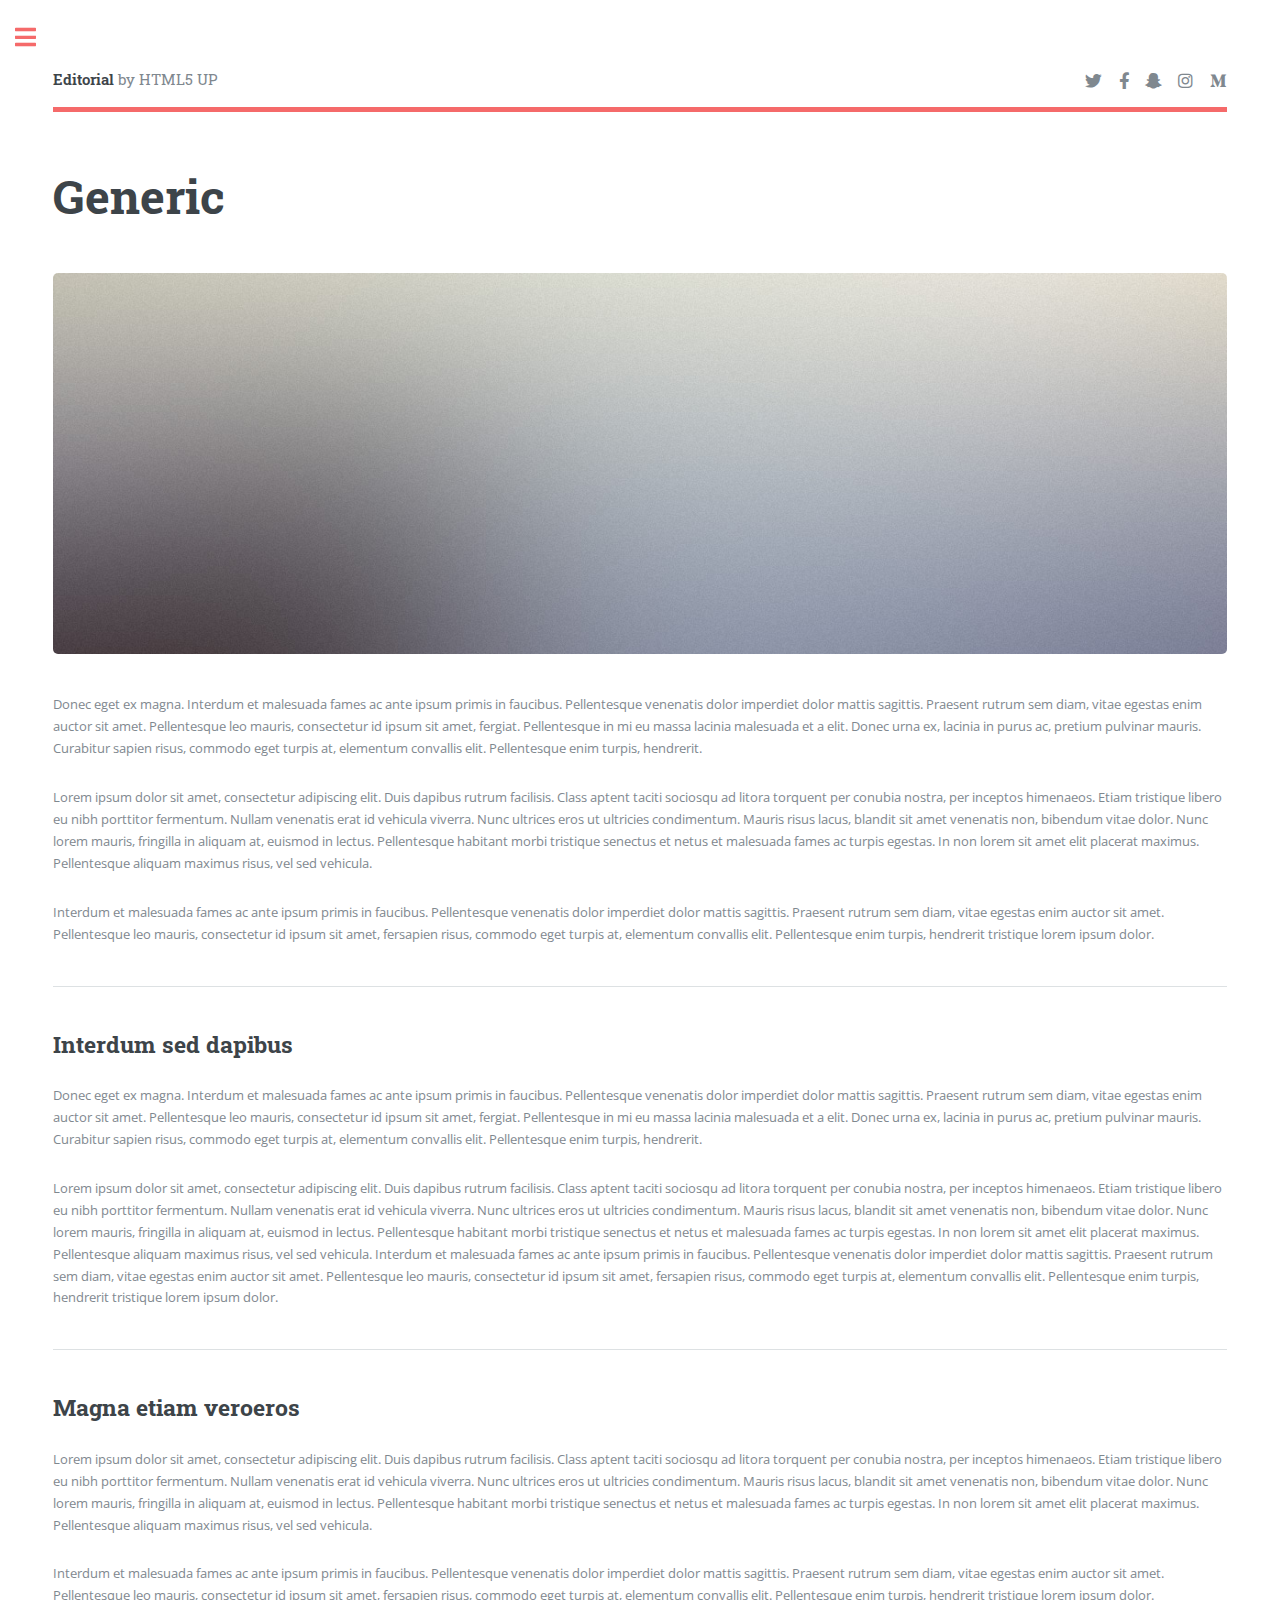
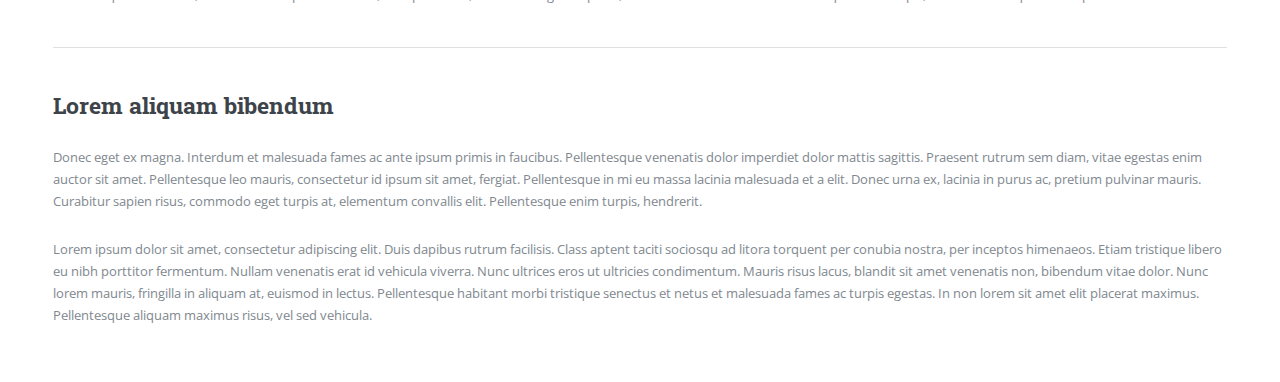
<file: generic.html>
<!DOCTYPE HTML>
<!--
	Editorial by HTML5 UP
	html5up.net | @ajlkn
	Free for personal and commercial use under the CCA 3.0 license (html5up.net/license)
-->
<html>
	<head>
		<title>Generic - Editorial by HTML5 UP</title>
		<meta charset="utf-8" />
		<meta name="viewport" content="width=device-width, initial-scale=1, user-scalable=no" />
		<link rel="stylesheet" href="assets/css/main.css" />
	</head>
	<body class="is-preload">

		<!-- Wrapper -->
			<div id="wrapper">

				<!-- Main -->
					<div id="main">
						<div class="inner">

							<!-- Header -->
								<header id="header">
									<a href="index.html" class="logo"><strong>Editorial</strong> by HTML5 UP</a>
									<ul class="icons">
										<li><a href="#" class="icon brands fa-twitter"><span class="label">Twitter</span></a></li>
										<li><a href="#" class="icon brands fa-facebook-f"><span class="label">Facebook</span></a></li>
										<li><a href="#" class="icon brands fa-snapchat-ghost"><span class="label">Snapchat</span></a></li>
										<li><a href="#" class="icon brands fa-instagram"><span class="label">Instagram</span></a></li>
										<li><a href="#" class="icon brands fa-medium-m"><span class="label">Medium</span></a></li>
									</ul>
								</header>

							<!-- Content -->
								<section>
									<header class="main">
										<h1>Generic</h1>
									</header>

									<span class="image main"><img src="images/pic11.jpg" alt="" /></span>

									<p>Donec eget ex magna. Interdum et malesuada fames ac ante ipsum primis in faucibus. Pellentesque venenatis dolor imperdiet dolor mattis sagittis. Praesent rutrum sem diam, vitae egestas enim auctor sit amet. Pellentesque leo mauris, consectetur id ipsum sit amet, fergiat. Pellentesque in mi eu massa lacinia malesuada et a elit. Donec urna ex, lacinia in purus ac, pretium pulvinar mauris. Curabitur sapien risus, commodo eget turpis at, elementum convallis elit. Pellentesque enim turpis, hendrerit.</p>
									<p>Lorem ipsum dolor sit amet, consectetur adipiscing elit. Duis dapibus rutrum facilisis. Class aptent taciti sociosqu ad litora torquent per conubia nostra, per inceptos himenaeos. Etiam tristique libero eu nibh porttitor fermentum. Nullam venenatis erat id vehicula viverra. Nunc ultrices eros ut ultricies condimentum. Mauris risus lacus, blandit sit amet venenatis non, bibendum vitae dolor. Nunc lorem mauris, fringilla in aliquam at, euismod in lectus. Pellentesque habitant morbi tristique senectus et netus et malesuada fames ac turpis egestas. In non lorem sit amet elit placerat maximus. Pellentesque aliquam maximus risus, vel sed vehicula.</p>
									<p>Interdum et malesuada fames ac ante ipsum primis in faucibus. Pellentesque venenatis dolor imperdiet dolor mattis sagittis. Praesent rutrum sem diam, vitae egestas enim auctor sit amet. Pellentesque leo mauris, consectetur id ipsum sit amet, fersapien risus, commodo eget turpis at, elementum convallis elit. Pellentesque enim turpis, hendrerit tristique lorem ipsum dolor.</p>

									<hr class="major" />

									<h2>Interdum sed dapibus</h2>
									<p>Donec eget ex magna. Interdum et malesuada fames ac ante ipsum primis in faucibus. Pellentesque venenatis dolor imperdiet dolor mattis sagittis. Praesent rutrum sem diam, vitae egestas enim auctor sit amet. Pellentesque leo mauris, consectetur id ipsum sit amet, fergiat. Pellentesque in mi eu massa lacinia malesuada et a elit. Donec urna ex, lacinia in purus ac, pretium pulvinar mauris. Curabitur sapien risus, commodo eget turpis at, elementum convallis elit. Pellentesque enim turpis, hendrerit.</p>
									<p>Lorem ipsum dolor sit amet, consectetur adipiscing elit. Duis dapibus rutrum facilisis. Class aptent taciti sociosqu ad litora torquent per conubia nostra, per inceptos himenaeos. Etiam tristique libero eu nibh porttitor fermentum. Nullam venenatis erat id vehicula viverra. Nunc ultrices eros ut ultricies condimentum. Mauris risus lacus, blandit sit amet venenatis non, bibendum vitae dolor. Nunc lorem mauris, fringilla in aliquam at, euismod in lectus. Pellentesque habitant morbi tristique senectus et netus et malesuada fames ac turpis egestas. In non lorem sit amet elit placerat maximus. Pellentesque aliquam maximus risus, vel sed vehicula. Interdum et malesuada fames ac ante ipsum primis in faucibus. Pellentesque venenatis dolor imperdiet dolor mattis sagittis. Praesent rutrum sem diam, vitae egestas enim auctor sit amet. Pellentesque leo mauris, consectetur id ipsum sit amet, fersapien risus, commodo eget turpis at, elementum convallis elit. Pellentesque enim turpis, hendrerit tristique lorem ipsum dolor.</p>

									<hr class="major" />

									<h2>Magna etiam veroeros</h2>
									<p>Lorem ipsum dolor sit amet, consectetur adipiscing elit. Duis dapibus rutrum facilisis. Class aptent taciti sociosqu ad litora torquent per conubia nostra, per inceptos himenaeos. Etiam tristique libero eu nibh porttitor fermentum. Nullam venenatis erat id vehicula viverra. Nunc ultrices eros ut ultricies condimentum. Mauris risus lacus, blandit sit amet venenatis non, bibendum vitae dolor. Nunc lorem mauris, fringilla in aliquam at, euismod in lectus. Pellentesque habitant morbi tristique senectus et netus et malesuada fames ac turpis egestas. In non lorem sit amet elit placerat maximus. Pellentesque aliquam maximus risus, vel sed vehicula.</p>
									<p>Interdum et malesuada fames ac ante ipsum primis in faucibus. Pellentesque venenatis dolor imperdiet dolor mattis sagittis. Praesent rutrum sem diam, vitae egestas enim auctor sit amet. Pellentesque leo mauris, consectetur id ipsum sit amet, fersapien risus, commodo eget turpis at, elementum convallis elit. Pellentesque enim turpis, hendrerit tristique lorem ipsum dolor.</p>

									<hr class="major" />

									<h2>Lorem aliquam bibendum</h2>
									<p>Donec eget ex magna. Interdum et malesuada fames ac ante ipsum primis in faucibus. Pellentesque venenatis dolor imperdiet dolor mattis sagittis. Praesent rutrum sem diam, vitae egestas enim auctor sit amet. Pellentesque leo mauris, consectetur id ipsum sit amet, fergiat. Pellentesque in mi eu massa lacinia malesuada et a elit. Donec urna ex, lacinia in purus ac, pretium pulvinar mauris. Curabitur sapien risus, commodo eget turpis at, elementum convallis elit. Pellentesque enim turpis, hendrerit.</p>
									<p>Lorem ipsum dolor sit amet, consectetur adipiscing elit. Duis dapibus rutrum facilisis. Class aptent taciti sociosqu ad litora torquent per conubia nostra, per inceptos himenaeos. Etiam tristique libero eu nibh porttitor fermentum. Nullam venenatis erat id vehicula viverra. Nunc ultrices eros ut ultricies condimentum. Mauris risus lacus, blandit sit amet venenatis non, bibendum vitae dolor. Nunc lorem mauris, fringilla in aliquam at, euismod in lectus. Pellentesque habitant morbi tristique senectus et netus et malesuada fames ac turpis egestas. In non lorem sit amet elit placerat maximus. Pellentesque aliquam maximus risus, vel sed vehicula.</p>

								</section>

						</div>
					</div>

				<!-- Sidebar -->
					<div id="sidebar">
						<div class="inner">

							<!-- Search -->
								<section id="search" class="alt">
									<form method="post" action="#">
										<input type="text" name="query" id="query" placeholder="Search" />
									</form>
								</section>

							<!-- Menu -->
								<nav id="menu">
									<header class="major">
										<h2>Menu</h2>
									</header>
									<ul>
										<li><a href="index.html">Homepage</a></li>
										<li><a href="generic.html">Generic</a></li>
										<li><a href="elements.html">Elements</a></li>
										<li>
											<span class="opener">Submenu</span>
											<ul>
												<li><a href="#">Lorem Dolor</a></li>
												<li><a href="#">Ipsum Adipiscing</a></li>
												<li><a href="#">Tempus Magna</a></li>
												<li><a href="#">Feugiat Veroeros</a></li>
											</ul>
										</li>
										<li><a href="#">Etiam Dolore</a></li>
										<li><a href="#">Adipiscing</a></li>
										<li>
											<span class="opener">Another Submenu</span>
											<ul>
												<li><a href="#">Lorem Dolor</a></li>
												<li><a href="#">Ipsum Adipiscing</a></li>
												<li><a href="#">Tempus Magna</a></li>
												<li><a href="#">Feugiat Veroeros</a></li>
											</ul>
										</li>
										<li><a href="#">Maximus Erat</a></li>
										<li><a href="#">Sapien Mauris</a></li>
										<li><a href="#">Amet Lacinia</a></li>
									</ul>
								</nav>

							<!-- Section -->
								<section>
									<header class="major">
										<h2>Ante interdum</h2>
									</header>
									<div class="mini-posts">
										<article>
											<a href="#" class="image"><img src="images/pic07.jpg" alt="" /></a>
											<p>Aenean ornare velit lacus, ac varius enim lorem ullamcorper dolore aliquam.</p>
										</article>
										<article>
											<a href="#" class="image"><img src="images/pic08.jpg" alt="" /></a>
											<p>Aenean ornare velit lacus, ac varius enim lorem ullamcorper dolore aliquam.</p>
										</article>
										<article>
											<a href="#" class="image"><img src="images/pic09.jpg" alt="" /></a>
											<p>Aenean ornare velit lacus, ac varius enim lorem ullamcorper dolore aliquam.</p>
										</article>
									</div>
									<ul class="actions">
										<li><a href="#" class="button">More</a></li>
									</ul>
								</section>

							<!-- Section -->
								<section>
									<header class="major">
										<h2>Get in touch</h2>
									</header>
									<p>Sed varius enim lorem ullamcorper dolore aliquam aenean ornare velit lacus, ac varius enim lorem ullamcorper dolore. Proin sed aliquam facilisis ante interdum. Sed nulla amet lorem feugiat tempus aliquam.</p>
									<ul class="contact">
										<li class="icon solid fa-envelope"><a href="#">information@untitled.tld</a></li>
										<li class="icon solid fa-phone">(000) 000-0000</li>
										<li class="icon solid fa-home">1234 Somewhere Road #8254<br />
										Nashville, TN 00000-0000</li>
									</ul>
								</section>

							<!-- Footer -->
								<footer id="footer">
									<p class="copyright">&copy; Untitled. All rights reserved. Demo Images: <a href="https://unsplash.com">Unsplash</a>. Design: <a href="https://html5up.net">HTML5 UP</a>.</p>
								</footer>

						</div>
					</div>

			</div>

		<!-- Scripts -->
			<script src="assets/js/jquery.min.js"></script>
			<script src="assets/js/browser.min.js"></script>
			<script src="assets/js/breakpoints.min.js"></script>
			<script src="assets/js/util.js"></script>
			<script src="assets/js/main.js"></script>

	</body>
</html>
</file>
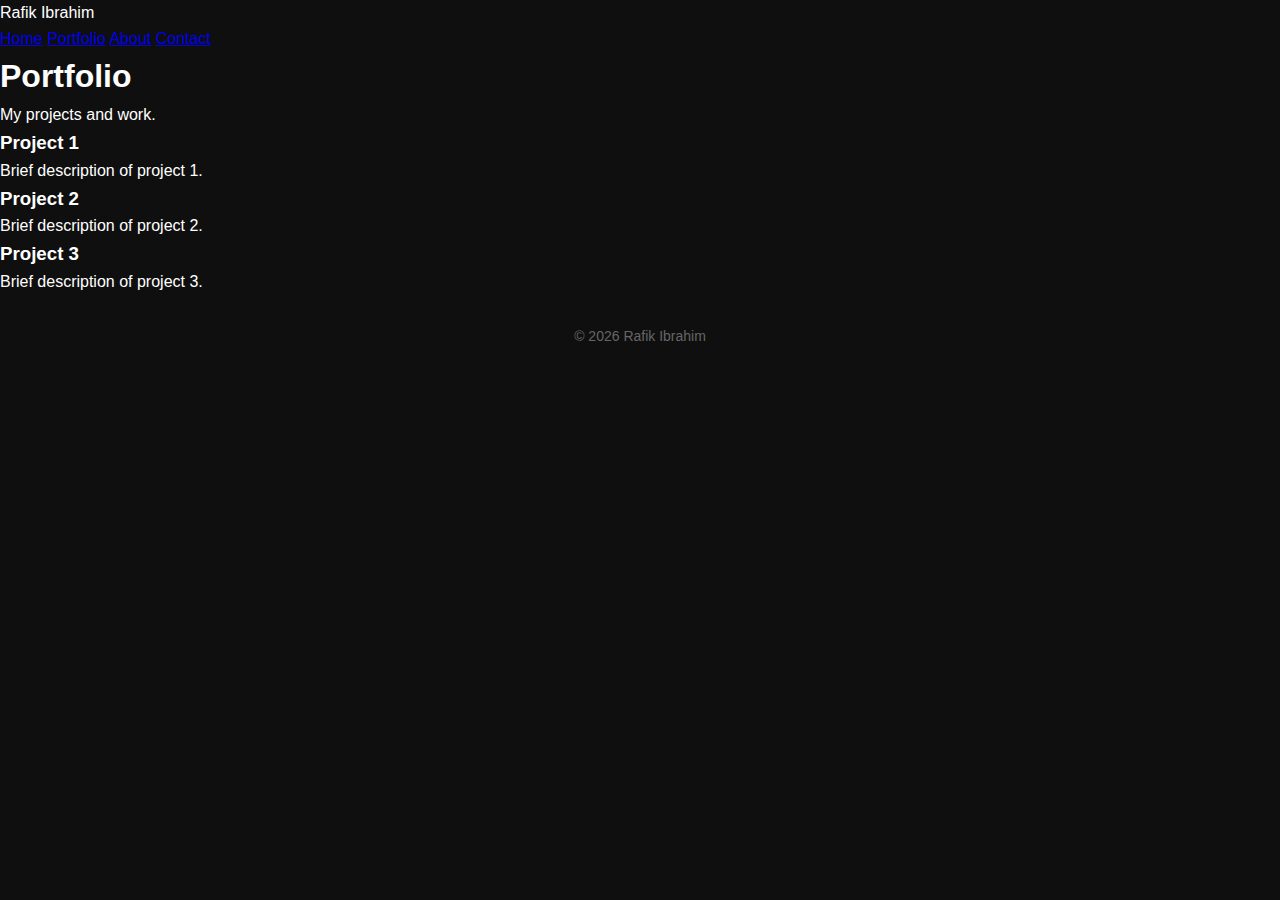
<file: portfolio.html>
<!DOCTYPE html>
<html lang="en">
<head>
  <meta charset="UTF-8">
  <meta name="viewport" content="width=device-width, initial-scale=1.0">
  <title>Portfolio</title>
  <link rel="stylesheet" href="style.css">
</head>
<body>

  <header>
    <div class="logo">Rafik Ibrahim</div>
    <nav>
      <a href="index.html">Home</a>
      <a href="portfolio.html">Portfolio</a>
      <a href="about.html">About</a>
      <a href="contact.html">Contact</a>
    </nav>
  </header>

  <main>
    <section class="page-title">
      <h1>Portfolio</h1>
      <p>My projects and work.</p>
    </section>

    <section class="portfolio-grid">
      <div class="project">
        <h3>Project 1</h3>
        <p>Brief description of project 1.</p>
      </div>

      <div class="project">
        <h3>Project 2</h3>
        <p>Brief description of project 2.</p>
      </div>

      <div class="project">
        <h3>Project 3</h3>
        <p>Brief description of project 3.</p>
      </div>
    </section>
  </main>

  <footer>
    <p>© 2026 Rafik Ibrahim</p>
  </footer>

</body>
</html>
</file>
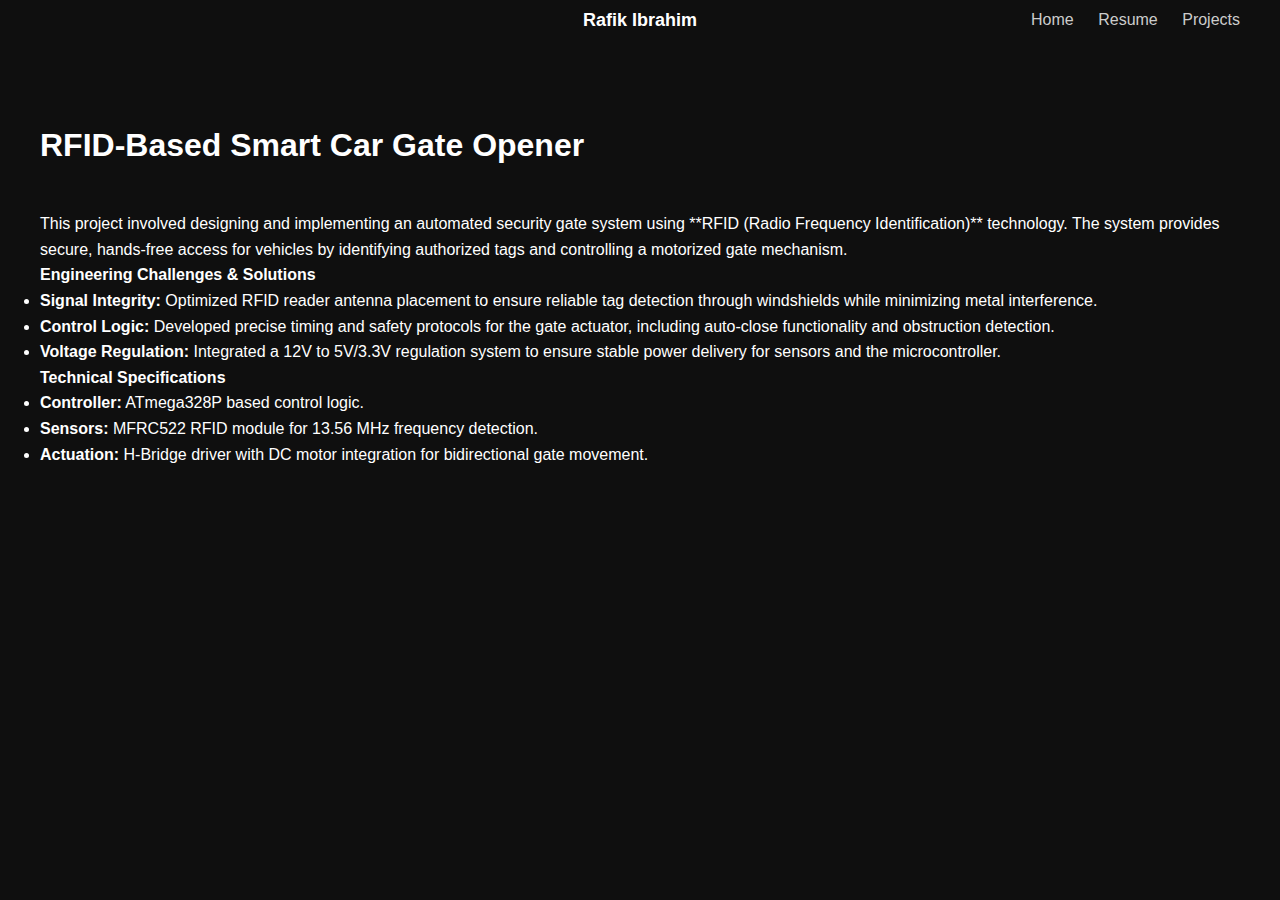
<file: Project 4.html>
<!DOCTYPE html>
<html lang="en">
<head>
  <meta charset="UTF-8" />
  <meta name="viewport" content="width=device-width, initial-scale=1.0" />
  <title>RFID-Based Smart Car Gate Opener | Rafik Ibrahim</title>
  <link rel="stylesheet" href="style.css" />
</head>
<body>

  <header class="navbar">
    <div class="nav-name">Rafik Ibrahim</div>
    <nav>
      <a href="index.html">Home</a>
      <a href="resume.html">Resume</a>
      <a href="projects.html">Projects</a>
    </nav>
  </header>

  <section class="projects">
    <h3>RFID-Based Smart Car Gate Opener</h3>
    
    <div class="project-description">
      <p>This project involved designing and implementing an automated security gate system using **RFID (Radio Frequency Identification)** technology. The system provides secure, hands-free access for vehicles by identifying authorized tags and controlling a motorized gate mechanism.</p>
    </div>

    <div class="section-title">
      <h4>Engineering Challenges & Solutions</h4>
    </div>
    <ul>
      <li><strong>Signal Integrity:</strong> Optimized RFID reader antenna placement to ensure reliable tag detection through windshields while minimizing metal interference.</li>
      <li><strong>Control Logic:</strong> Developed precise timing and safety protocols for the gate actuator, including auto-close functionality and obstruction detection.</li>
      <li><strong>Voltage Regulation:</strong> Integrated a 12V to 5V/3.3V regulation system to ensure stable power delivery for sensors and the microcontroller.</li>
    </ul>

    <div class="section-title">
      <h4>Technical Specifications</h4>
    </div>
    <ul>
      <li><strong>Controller:</strong> ATmega328P based control logic.</li>
      <li><strong>Sensors:</strong> MFRC522 RFID module for 13.56 MHz frequency detection.</li>
      <li><strong>Actuation:</strong> H-Bridge driver with DC motor integration for bidirectional gate movement.</li>
    </ul>
  </section>

</body>
</html>
</file>
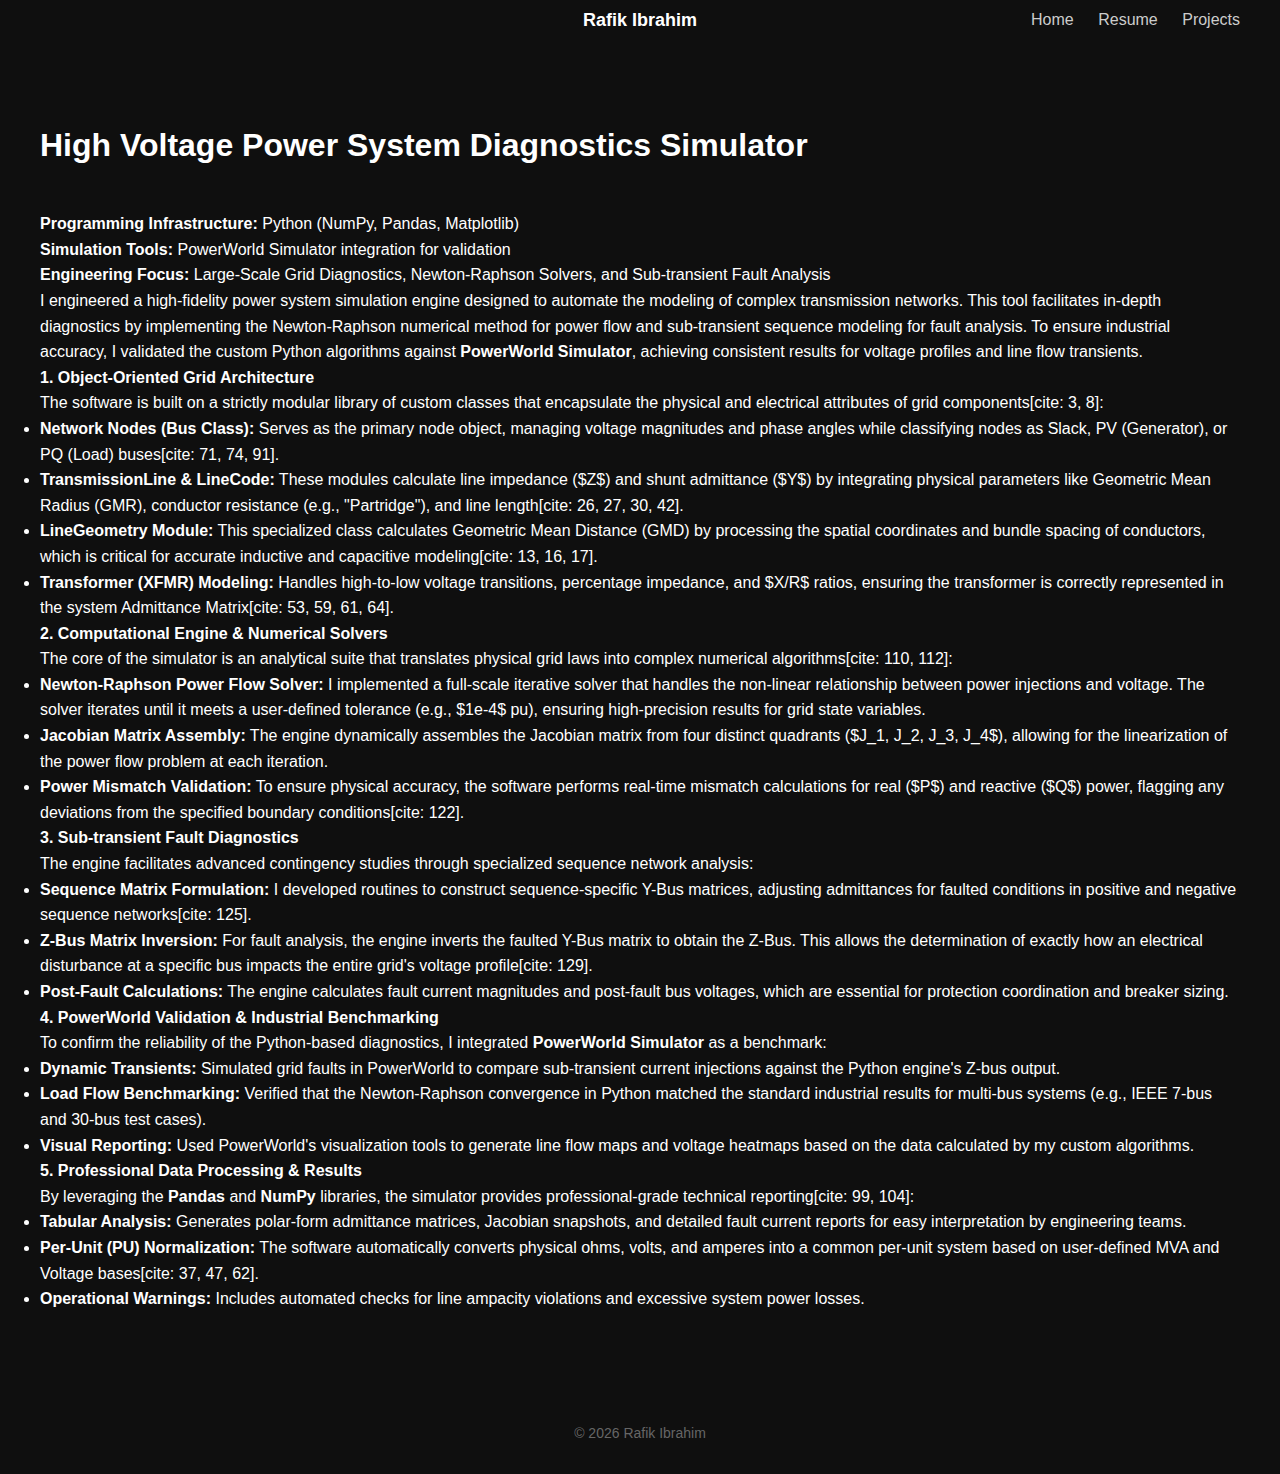
<file: project2.html>
<!DOCTYPE html>
<html lang="en">
<head>
  <meta charset="UTF-8" />
  <meta name="viewport" content="width=device-width, initial-scale=1.0" />
  <title>High Voltage Power System Diagnostics Simulator | Rafik Ibrahim</title>
  <link rel="stylesheet" href="style.css" />
</head>
<body>

  <header class="navbar">
    <div class="nav-name">Rafik Ibrahim</div>
    <nav>
      <a href="index.html">Home</a>
      <a href="resume.html">Resume</a>
      <a href="projects.html">Projects</a>
    </nav>
  </header>

  <section class="projects">
    <h3>High Voltage Power System Diagnostics Simulator</h3>
    
    <div class="project-description">
      <p><strong>Programming Infrastructure:</strong> Python (NumPy, Pandas, Matplotlib)</p>
      <p><strong>Simulation Tools:</strong> PowerWorld Simulator integration for validation</p>
      <p><strong>Engineering Focus:</strong> Large-Scale Grid Diagnostics, Newton-Raphson Solvers, and Sub-transient Fault Analysis</p>

      <p>
        I engineered a high-fidelity power system simulation engine designed to automate the modeling of complex transmission networks. This tool facilitates in-depth diagnostics by implementing the Newton-Raphson numerical method for power flow and sub-transient sequence modeling for fault analysis. To ensure industrial accuracy, I validated the custom Python algorithms against <strong>PowerWorld Simulator</strong>, achieving consistent results for voltage profiles and line flow transients.
      </p>
    </div>

    <div class="section-title">
      <h4>1. Object-Oriented Grid Architecture</h4>
    </div>
    <p>The software is built on a strictly modular library of custom classes that encapsulate the physical and electrical attributes of grid components[cite: 3, 8]:</p>
    <ul>
      <li><strong>Network Nodes (Bus Class):</strong> Serves as the primary node object, managing voltage magnitudes and phase angles while classifying nodes as Slack, PV (Generator), or PQ (Load) buses[cite: 71, 74, 91].</li>
      <li><strong>TransmissionLine & LineCode:</strong> These modules calculate line impedance ($Z$) and shunt admittance ($Y$) by integrating physical parameters like Geometric Mean Radius (GMR), conductor resistance (e.g., "Partridge"), and line length[cite: 26, 27, 30, 42].</li>
      <li><strong>LineGeometry Module:</strong> This specialized class calculates Geometric Mean Distance (GMD) by processing the spatial coordinates and bundle spacing of conductors, which is critical for accurate inductive and capacitive modeling[cite: 13, 16, 17].</li>
      <li><strong>Transformer (XFMR) Modeling:</strong> Handles high-to-low voltage transitions, percentage impedance, and $X/R$ ratios, ensuring the transformer is correctly represented in the system Admittance Matrix[cite: 53, 59, 61, 64].</li>
    </ul>

    
    <div class="section-title">
      <h4>2. Computational Engine & Numerical Solvers</h4>
    </div>
    <p>The core of the simulator is an analytical suite that translates physical grid laws into complex numerical algorithms[cite: 110, 112]:</p>
    <ul>
      <li><strong>Newton-Raphson Power Flow Solver:</strong> I implemented a full-scale iterative solver that handles the non-linear relationship between power injections and voltage. The solver iterates until it meets a user-defined tolerance (e.g., $1e-4$ pu), ensuring high-precision results for grid state variables.</li>
      <li><strong>Jacobian Matrix Assembly:</strong> The engine dynamically assembles the Jacobian matrix from four distinct quadrants ($J_1, J_2, J_3, J_4$), allowing for the linearization of the power flow problem at each iteration.</li>
      <li><strong>Power Mismatch Validation:</strong> To ensure physical accuracy, the software performs real-time mismatch calculations for real ($P$) and reactive ($Q$) power, flagging any deviations from the specified boundary conditions[cite: 122].</li>
    </ul>

    
    <div class="section-title">
      <h4>3. Sub-transient Fault Diagnostics</h4>
    </div>
    <p>The engine facilitates advanced contingency studies through specialized sequence network analysis:</p>
    <ul>
      <li><strong>Sequence Matrix Formulation:</strong> I developed routines to construct sequence-specific Y-Bus matrices, adjusting admittances for faulted conditions in positive and negative sequence networks[cite: 125].</li>
      <li><strong>Z-Bus Matrix Inversion:</strong> For fault analysis, the engine inverts the faulted Y-Bus matrix to obtain the Z-Bus. This allows the determination of exactly how an electrical disturbance at a specific bus impacts the entire grid's voltage profile[cite: 129].</li>
      <li><strong>Post-Fault Calculations:</strong> The engine calculates fault current magnitudes and post-fault bus voltages, which are essential for protection coordination and breaker sizing.</li>
    </ul>

    <div class="section-title">
      <h4>4. PowerWorld Validation & Industrial Benchmarking</h4>
    </div>
    <p>To confirm the reliability of the Python-based diagnostics, I integrated <strong>PowerWorld Simulator</strong> as a benchmark:</p>
    <ul>
      <li><strong>Dynamic Transients:</strong> Simulated grid faults in PowerWorld to compare sub-transient current injections against the Python engine's Z-bus output.</li>
      <li><strong>Load Flow Benchmarking:</strong> Verified that the Newton-Raphson convergence in Python matched the standard industrial results for multi-bus systems (e.g., IEEE 7-bus and 30-bus test cases).</li>
      <li><strong>Visual Reporting:</strong> Used PowerWorld's visualization tools to generate line flow maps and voltage heatmaps based on the data calculated by my custom algorithms.</li>
    </ul>

    
    <div class="section-title">
      <h4>5. Professional Data Processing & Results</h4>
    </div>
    <p>By leveraging the <strong>Pandas</strong> and <strong>NumPy</strong> libraries, the simulator provides professional-grade technical reporting[cite: 99, 104]:</p>
    <ul>
      <li><strong>Tabular Analysis:</strong> Generates polar-form admittance matrices, Jacobian snapshots, and detailed fault current reports for easy interpretation by engineering teams.</li>
      <li><strong>Per-Unit (PU) Normalization:</strong> The software automatically converts physical ohms, volts, and amperes into a common per-unit system based on user-defined MVA and Voltage bases[cite: 37, 47, 62].</li>
      <li><strong>Operational Warnings:</strong> Includes automated checks for line ampacity violations and excessive system power losses.</li>
    </ul>

  </section>

  <footer>
    © 2026 Rafik Ibrahim
  </footer>

</body>
</html>
</file>
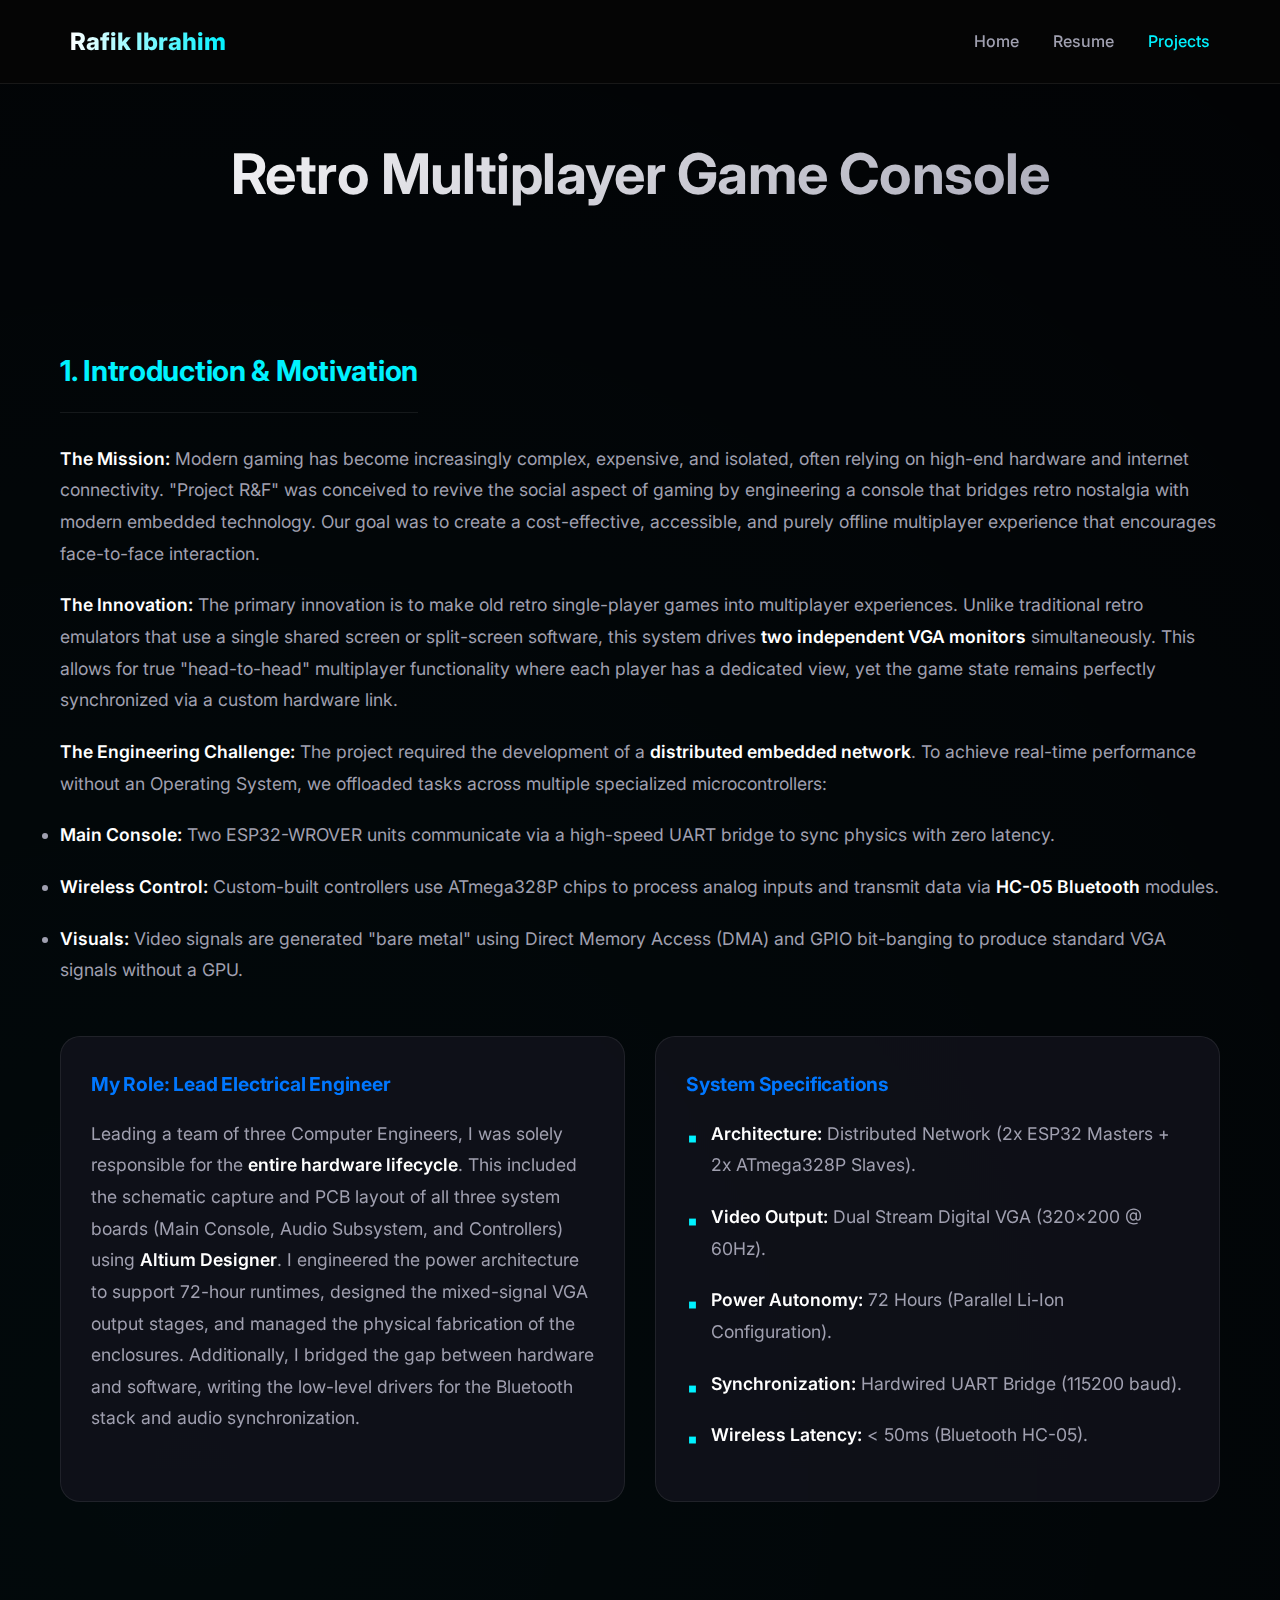
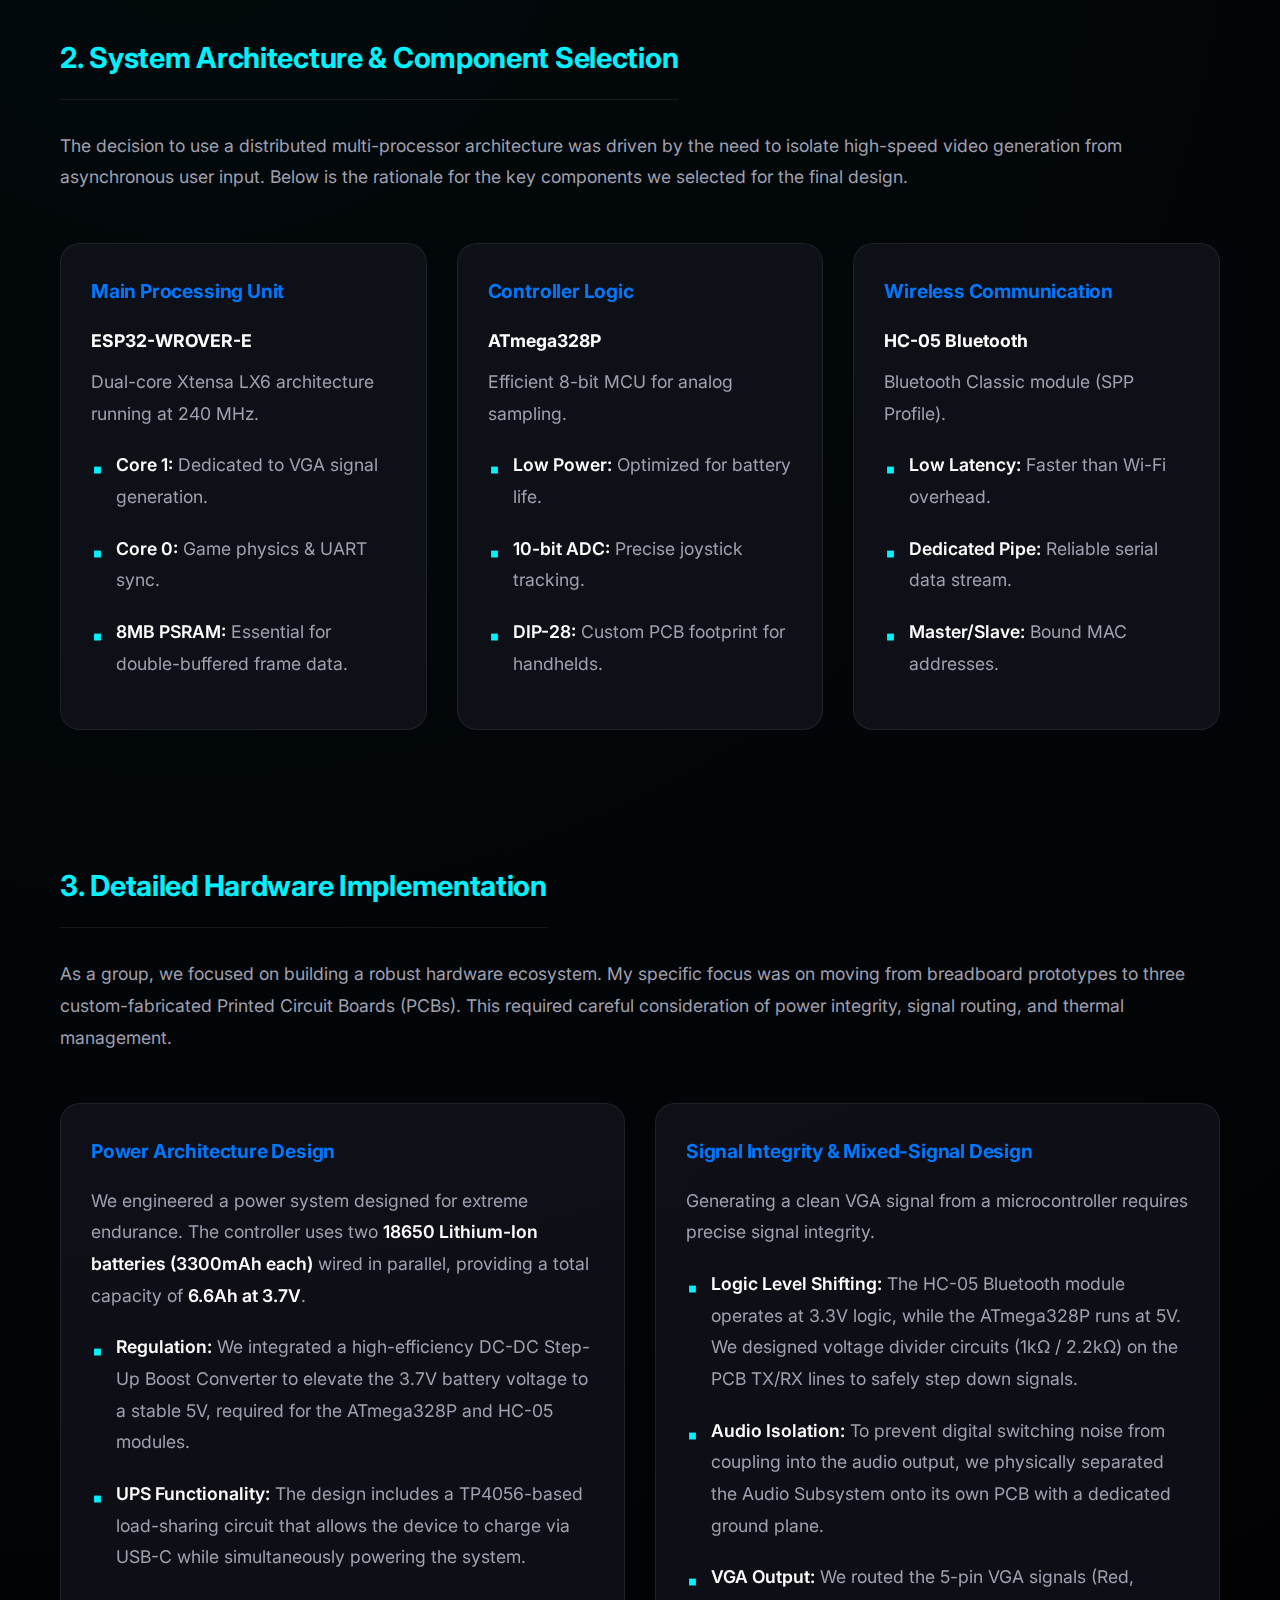
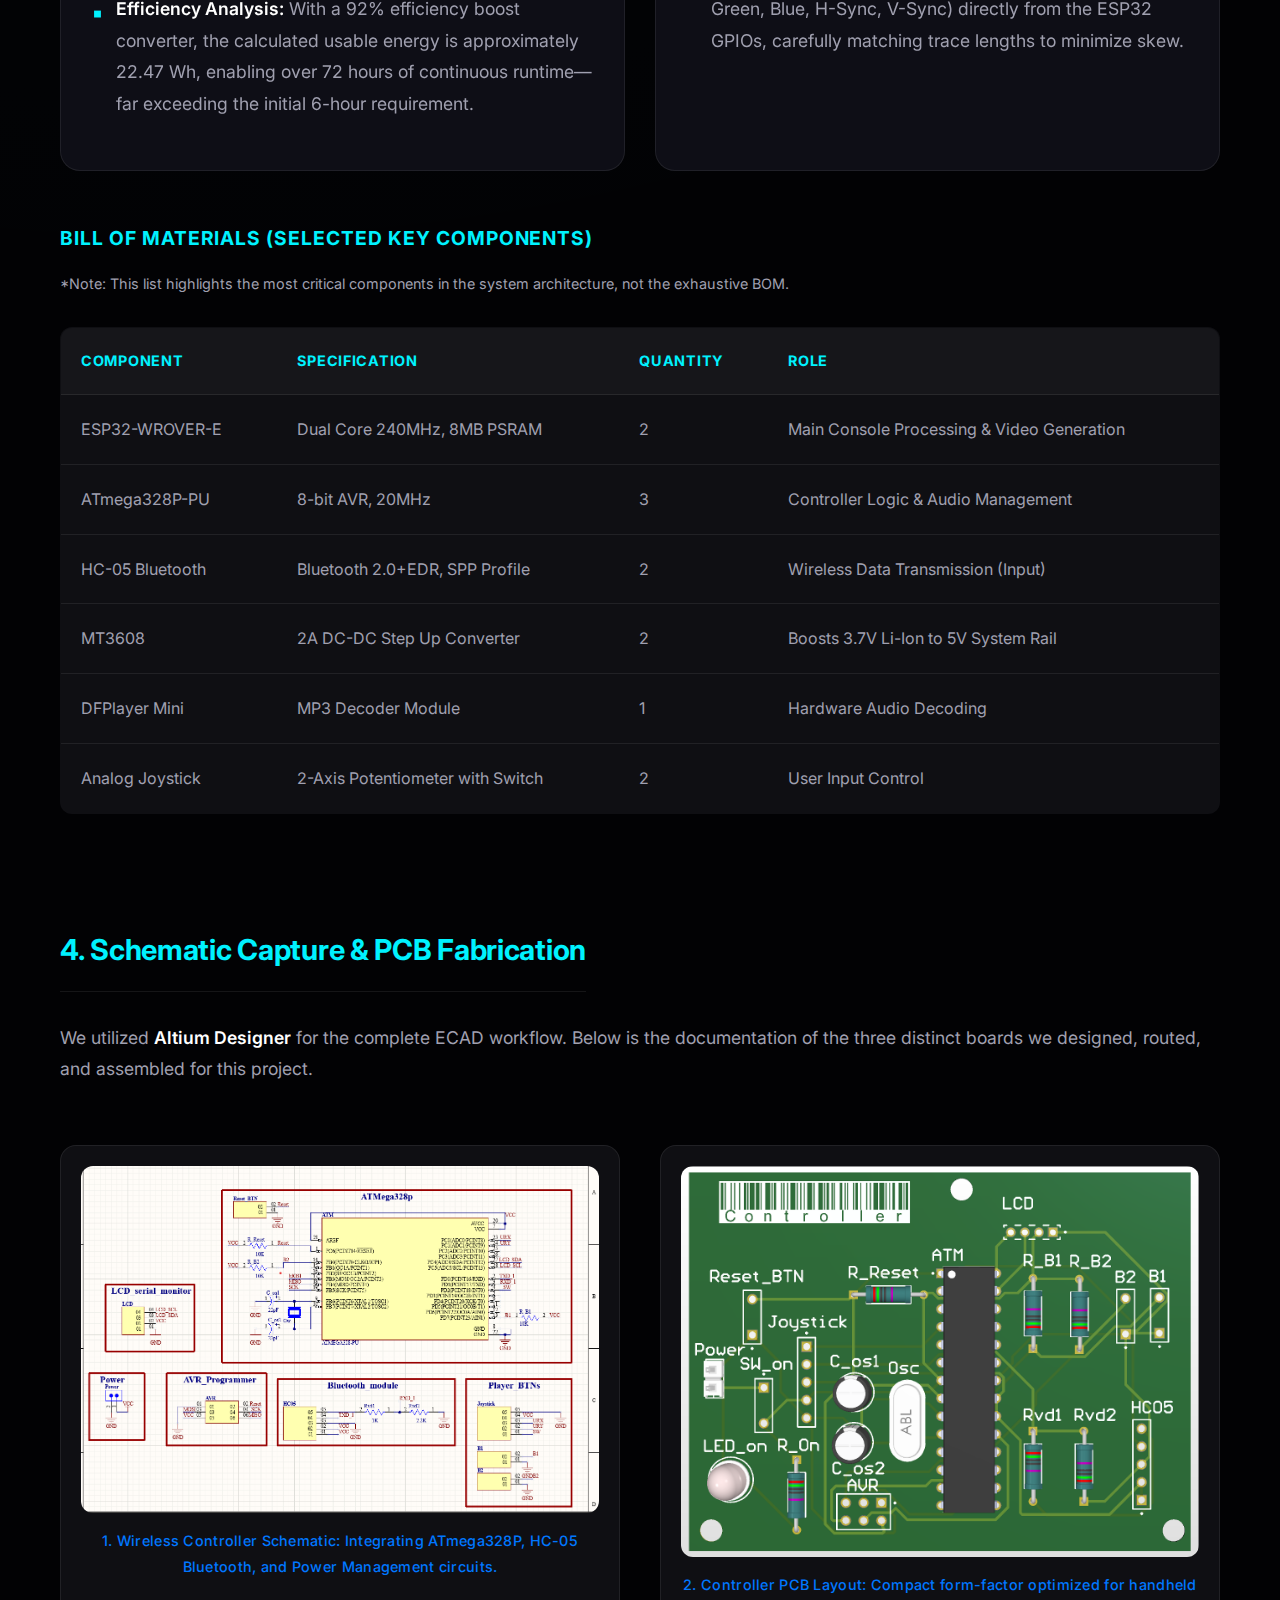
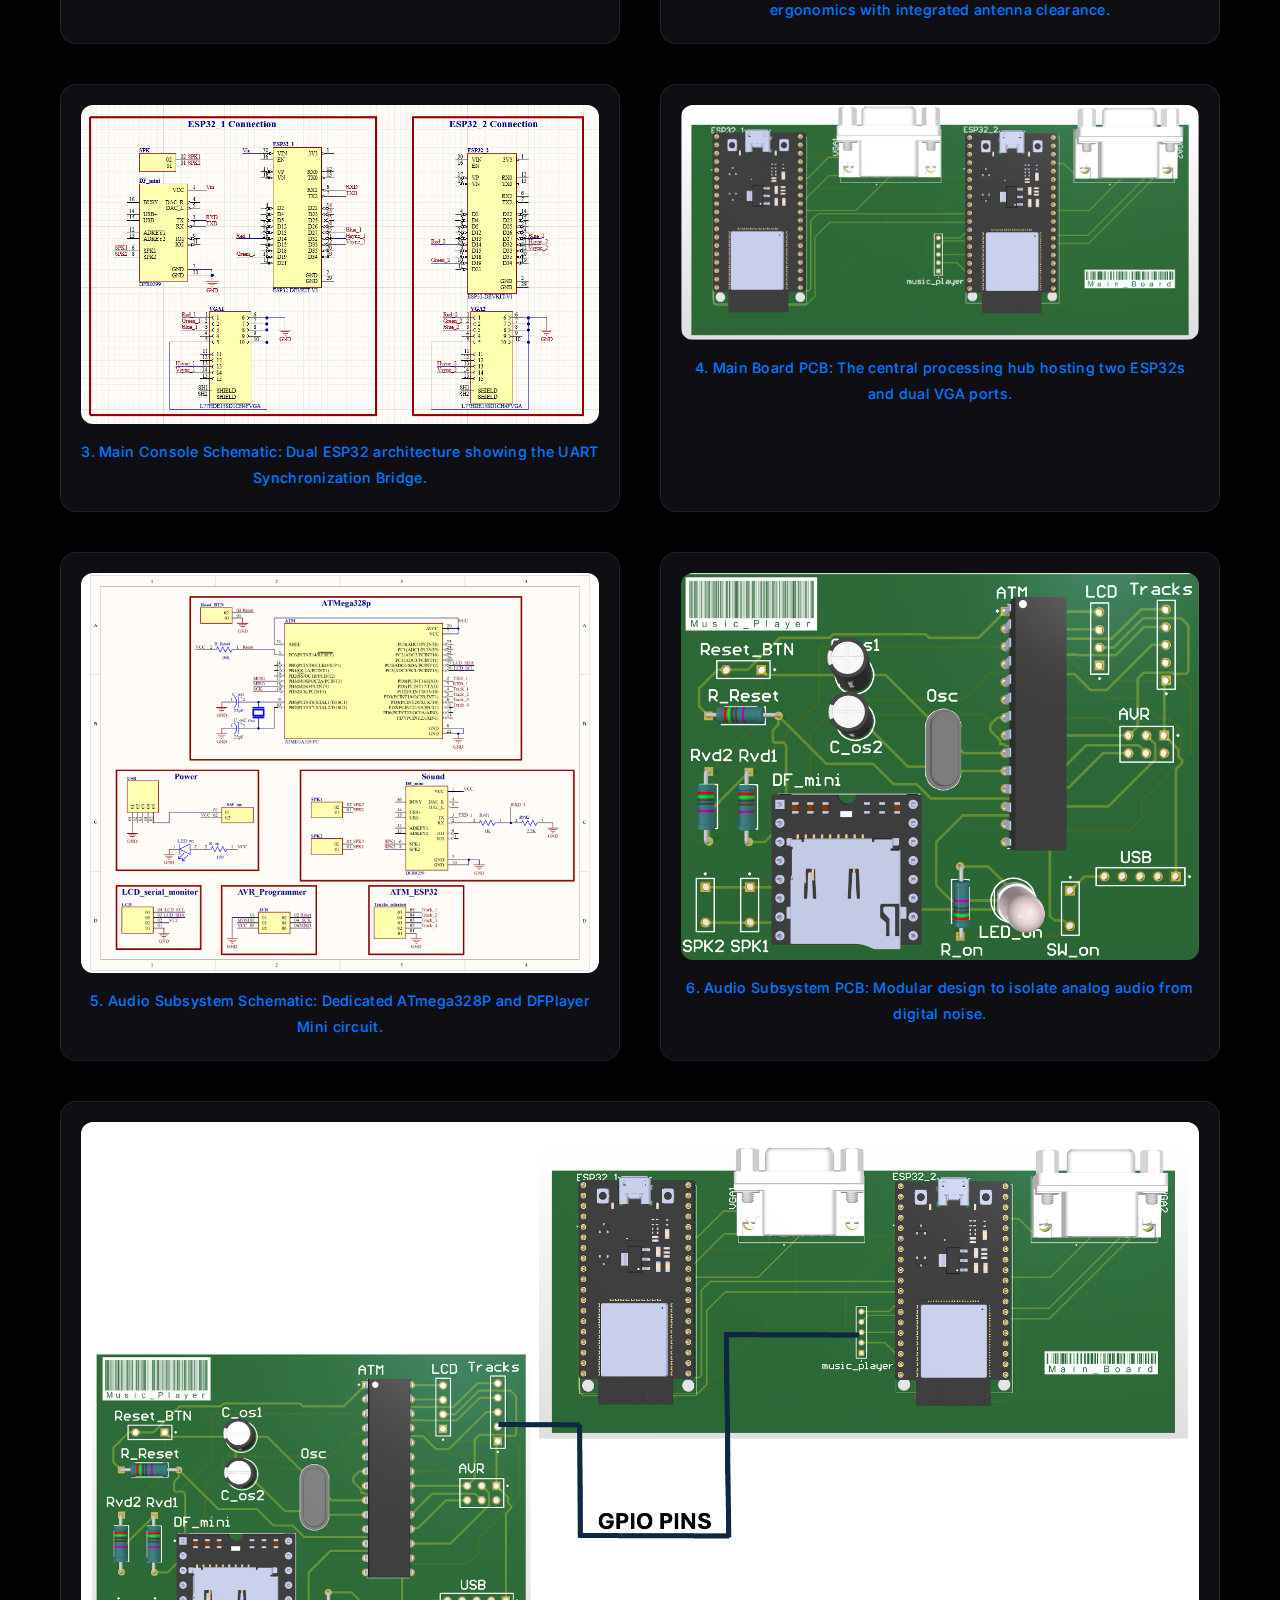
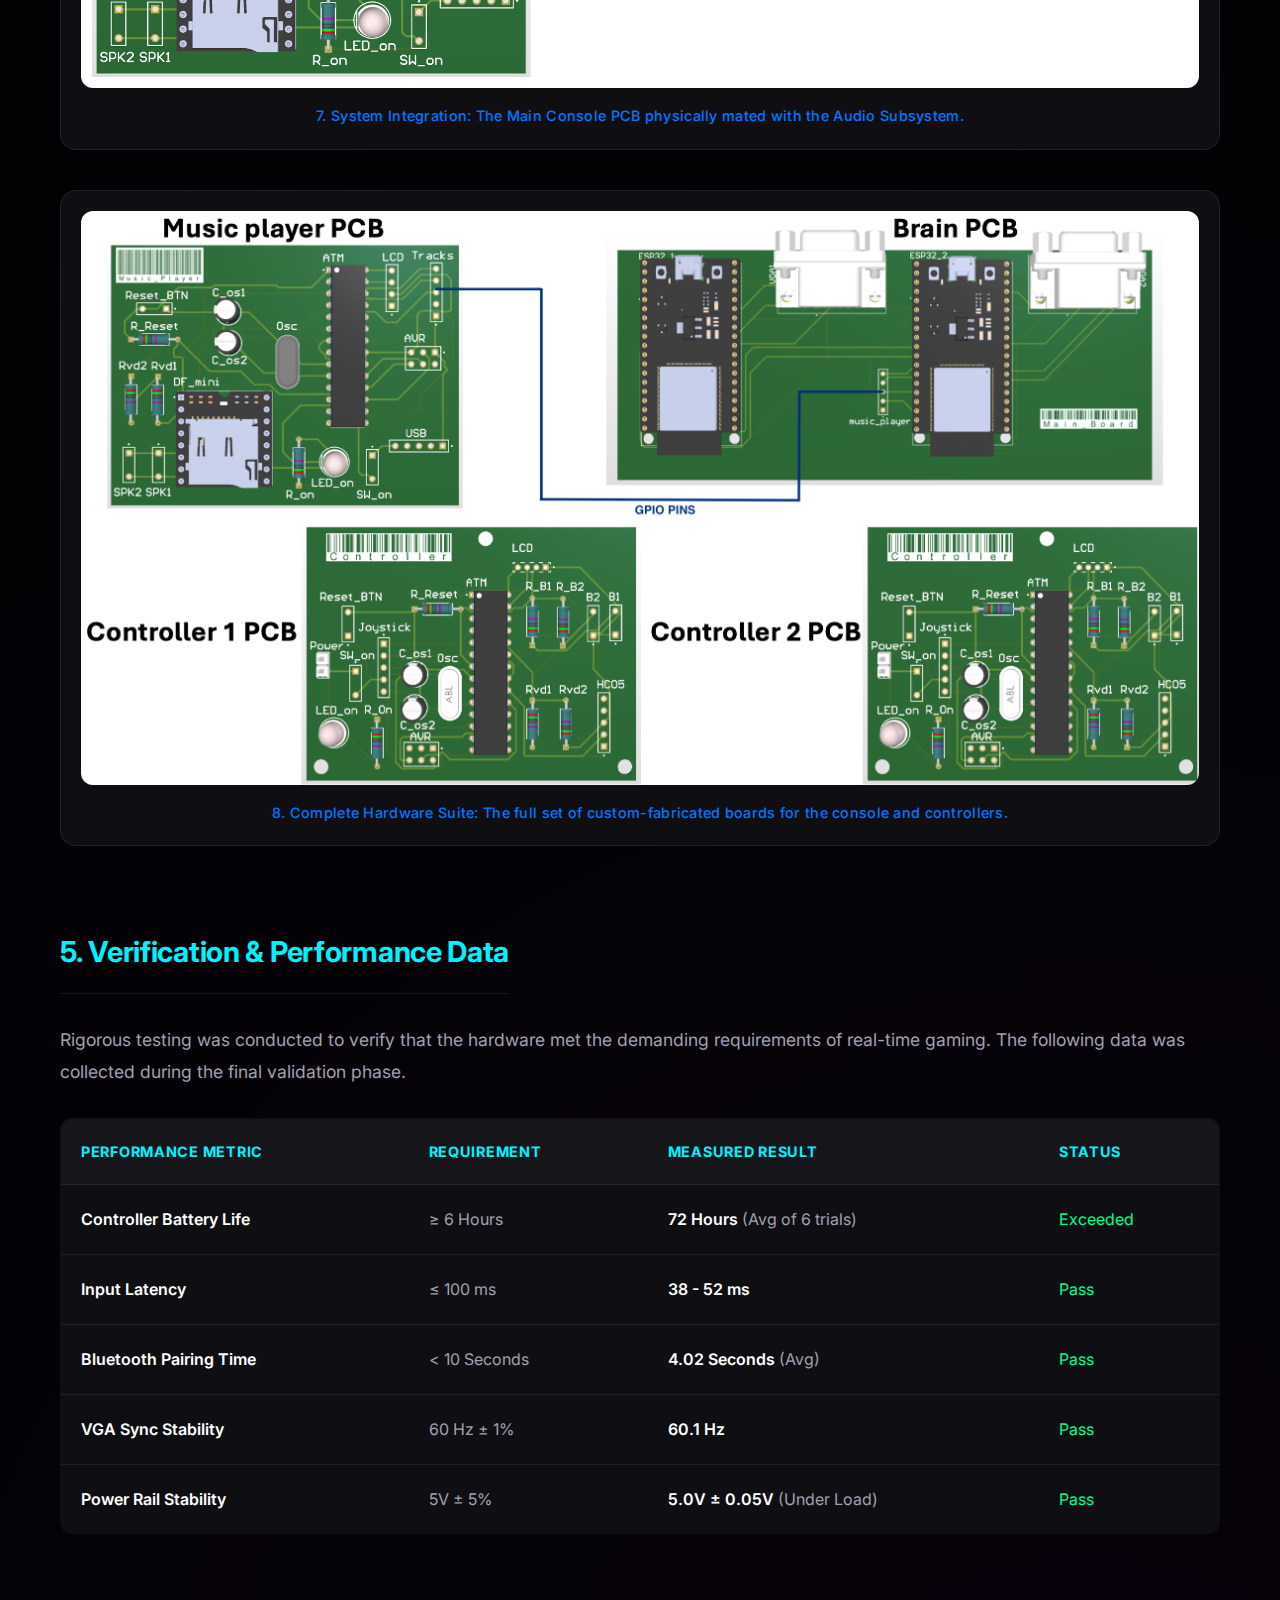
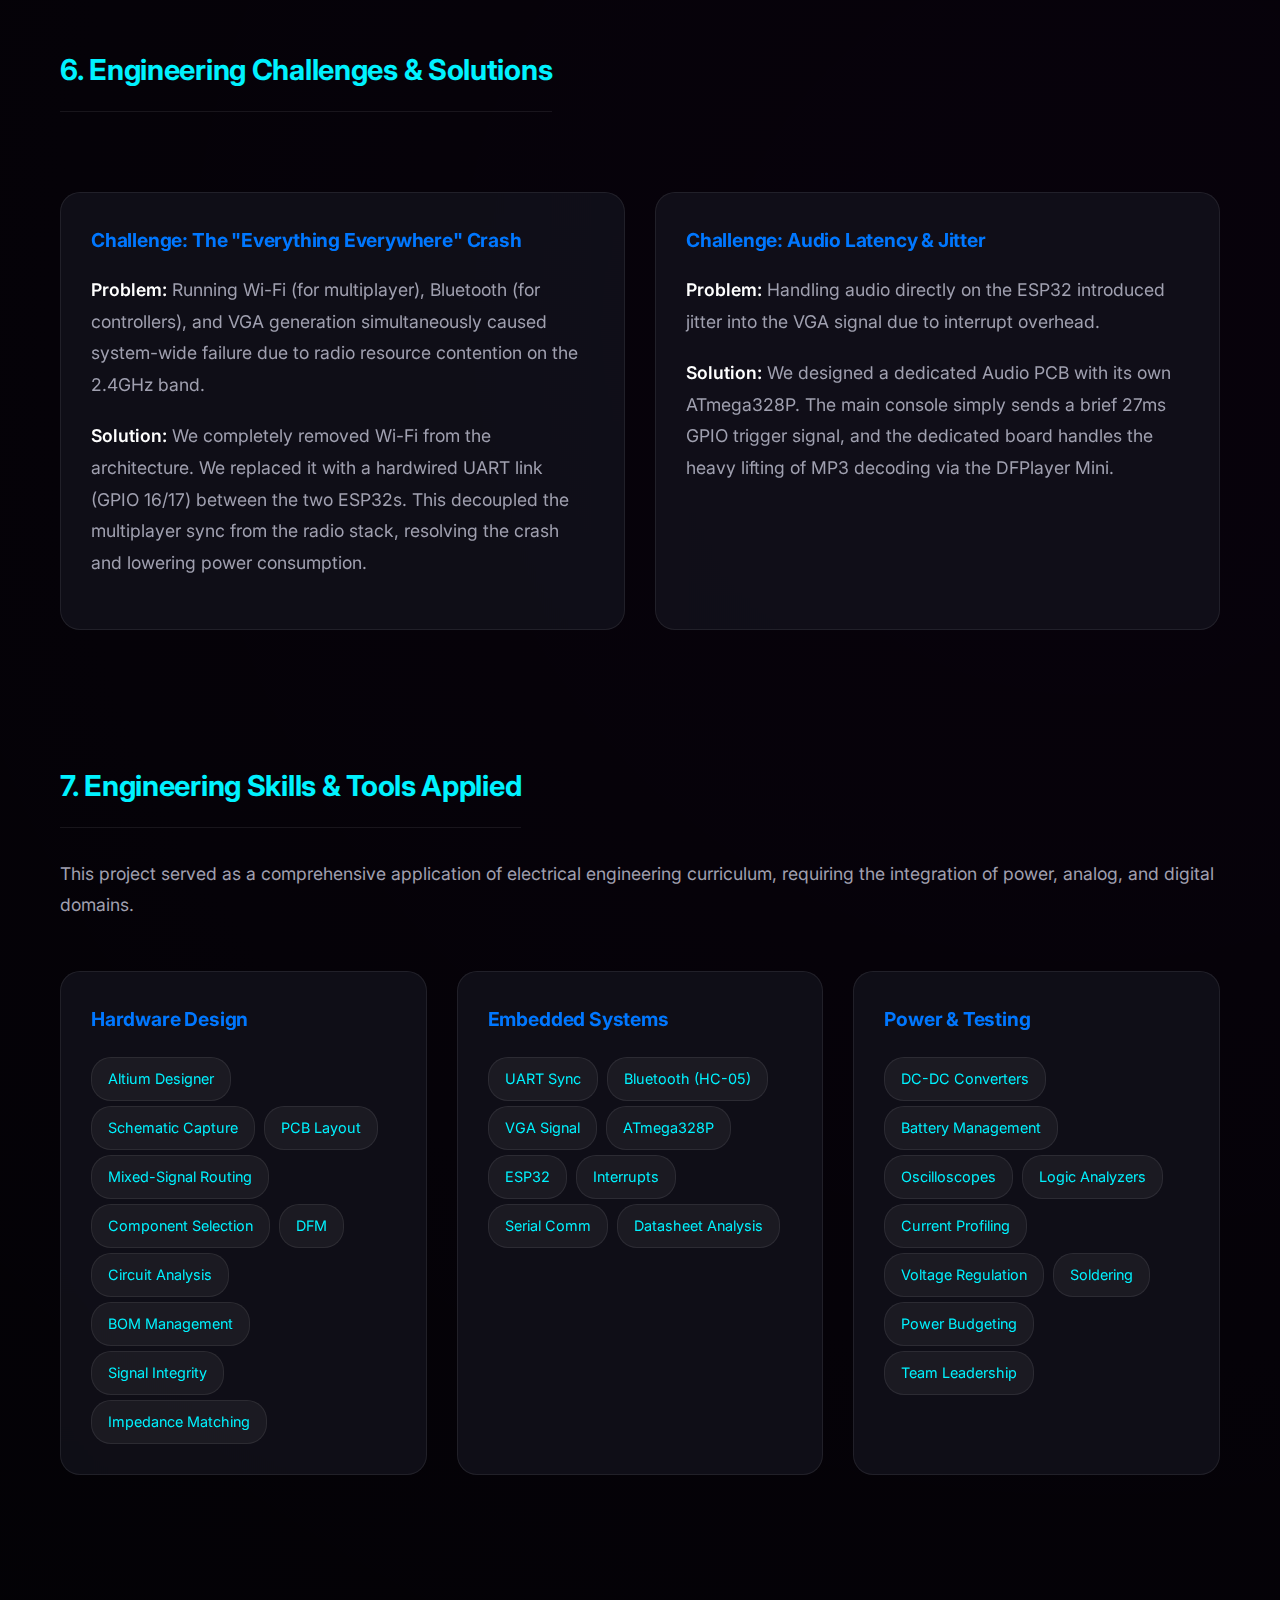
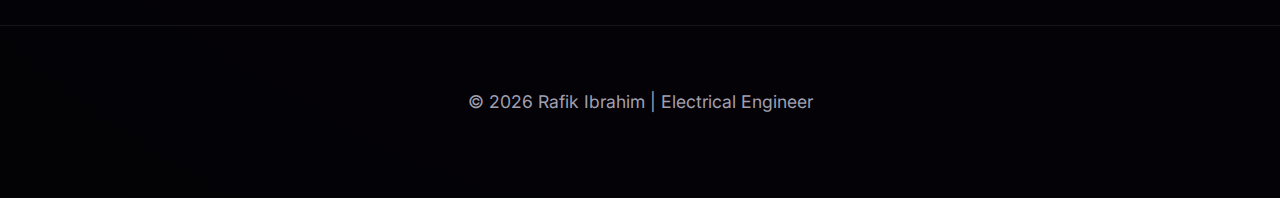
<file: project3.html>
<!DOCTYPE html>
<html lang="en">
<head>
  <meta charset="UTF-8" />
  <meta name="viewport" content="width=device-width, initial-scale=1.0" />
  <meta name="description" content="Rafik Ibrahim - Lead Electrical Engineer - Retro Multiplayer Game Console Project" />
  <title>Retro Multiplayer Game Console | Rafik Ibrahim</title>
  
  <link href="https://fonts.googleapis.com/css2?family=Inter:wght@300;400;600;800&display=swap" rel="stylesheet">

  <style>
    /* ========================================
       PREMIUM ENGINEERING PORTFOLIO THEME
       ========================================
    */
    :root {
      --bg-deep: #020204;
      --bg-panel: #0f0f13;
      --accent-cyan: #00f2ff;
      --accent-blue: #0077ff;
      --accent-purple: #bd00ff;
      --text-primary: #ffffff;
      --text-secondary: #a0a0b0;
      --border-light: rgba(255, 255, 255, 0.08);
      --glass-surface: rgba(20, 20, 30, 0.7);
    }

    * { margin: 0; padding: 0; box-sizing: border-box; }

    body {
      background-color: var(--bg-deep);
      color: var(--text-primary);
      font-family: 'Inter', system-ui, -apple-system, sans-serif;
      line-height: 1.8;
      margin: 0;
      padding: 0;
      background-image: 
        radial-gradient(circle at 15% 15%, rgba(0, 242, 255, 0.03) 0%, transparent 25%),
        radial-gradient(circle at 85% 85%, rgba(189, 0, 255, 0.03) 0%, transparent 25%);
    }

    /* TYPOGRAPHY */
    h1, h2, h3, h4, h5 {
      color: var(--text-primary);
      margin-bottom: 1rem;
      font-weight: 700;
      letter-spacing: -0.01em;
    }

    h3 {
      font-size: 3.5rem;
      text-align: center;
      background: linear-gradient(135deg, #fff 0%, #a0a0b0 100%);
      -webkit-background-clip: text;
      -webkit-text-fill-color: transparent;
      margin-bottom: 60px;
      margin-top: 40px;
    }

    h4 {
      font-size: 1.8rem;
      color: var(--accent-cyan);
      margin-top: 80px;
      margin-bottom: 30px;
      padding-bottom: 15px;
      border-bottom: 1px solid var(--border-light);
      display: inline-block;
    }

    h5 {
      font-size: 1.2rem;
      color: var(--accent-blue);
      margin-top: 0;
    }

    p, li {
      color: var(--text-secondary);
      font-size: 1.1rem;
      margin-bottom: 20px;
    }

    strong {
      color: #fff;
      font-weight: 600;
    }

    a { text-decoration: none; transition: 0.3s; }

    /* LAYOUT CONTAINERS */
    .container {
      max-width: 1200px;
      margin: 0 auto;
      padding: 0 20px 100px;
    }

    section {
      position: relative;
    }

    /* ========================================
       NAVBAR
       ========================================
    */
    .navbar {
      background: rgba(5, 5, 5, 0.9);
      backdrop-filter: blur(10px);
      border-bottom: 1px solid var(--border-light);
      padding: 20px 0;
      position: sticky;
      top: 0;
      z-index: 1000;
    }

    .navbar-inner {
      max-width: 1200px;
      margin: 0 auto;
      display: flex;
      justify-content: space-between;
      align-items: center;
      padding: 0 30px;
    }

    .nav-name {
      font-weight: 800;
      font-size: 1.5rem;
      background: linear-gradient(90deg, #fff, var(--accent-cyan));
      -webkit-background-clip: text;
      -webkit-text-fill-color: transparent;
    }

    .navbar nav a {
      color: var(--text-secondary);
      margin-left: 30px;
      font-weight: 500;
    }

    .navbar nav a:hover, .navbar nav a.active {
      color: var(--accent-cyan);
    }

    /* INFO CARDS (Glassmorphism) */
    .tech-grid {
      display: grid;
      /* UPDATED: Reduced min-width to 300px to fit 3 cards in one line */
      grid-template-columns: repeat(auto-fit, minmax(300px, 1fr));
      gap: 30px;
      margin: 50px 0;
    }

    .card {
      background: var(--glass-surface);
      backdrop-filter: blur(12px);
      border: 1px solid var(--border-light);
      border-radius: 20px;
      padding: 30px; /* Slightly reduced padding for better fit */
      transition: transform 0.4s cubic-bezier(0.2, 0.8, 0.2, 1), box-shadow 0.4s ease;
    }

    .card:hover {
      transform: translateY(-5px);
      box-shadow: 0 20px 40px rgba(0, 0, 0, 0.4);
      border-color: rgba(0, 242, 255, 0.3);
    }

    .card ul {
      list-style: none;
      padding: 0;
    }

    .card li {
      padding-left: 25px;
      position: relative;
    }

    .card li::before {
      content: "▪";
      color: var(--accent-cyan);
      position: absolute;
      left: 0;
      top: -2px;
      font-size: 1.5rem;
    }

    /* DATA TABLES */
    .data-table {
      width: 100%;
      border-collapse: collapse;
      background: var(--bg-panel);
      border-radius: 12px;
      overflow: hidden;
      margin: 30px 0;
      border: 1px solid var(--border-light);
    }

    .data-table th, .data-table td {
      padding: 20px;
      text-align: left;
      border-bottom: 1px solid var(--border-light);
    }

    .data-table th {
      background: rgba(255, 255, 255, 0.03);
      color: var(--accent-cyan);
      text-transform: uppercase;
      font-size: 0.9rem;
      letter-spacing: 0.05em;
    }

    .data-table td {
      color: var(--text-secondary);
    }

    .data-table tr:last-child td {
      border-bottom: none;
    }

    /* IMAGE GALLERY */
    .image-gallery {
      display: grid;
      grid-template-columns: repeat(2, 1fr);
      gap: 40px;
      margin-top: 60px;
    }

    .gallery-item {
      background: var(--bg-panel);
      padding: 20px;
      border-radius: 16px;
      border: 1px solid var(--border-light);
    }

    .gallery-item img {
      width: 100%;
      height: auto;
      border-radius: 12px;
      display: block;
      transition: opacity 0.3s;
    }

    .caption {
      margin-top: 15px;
      color: var(--accent-blue);
      font-size: 0.9rem;
      text-align: center;
      font-weight: 500;
      letter-spacing: 0.02em;
    }

    .full-width {
      grid-column: span 2;
    }

    /* SKILLS TAGS */
    .skill-tag {
      display: inline-block;
      background: rgba(255, 255, 255, 0.05);
      border: 1px solid var(--border-light);
      padding: 8px 16px;
      border-radius: 20px;
      margin: 5px 5px 0 0;
      font-size: 0.9rem;
      color: var(--accent-cyan);
    }

    /* FOOTER */
    footer {
      text-align: center;
      padding: 60px 0;
      border-top: 1px solid var(--border-light);
      color: var(--text-secondary);
    }

    @media (max-width: 900px) {
      .image-gallery { grid-template-columns: 1fr; }
      .full-width { grid-column: span 1; }
      h3 { font-size: 2.5rem; }
      .navbar-inner { flex-direction: column; gap: 15px; }
    }
  </style>
</head>
<body>

  <header class="navbar">
    <div class="navbar-inner">
      <div class="nav-name">Rafik Ibrahim</div>
      <nav>
        <a href="index.html">Home</a>
        <a href="resume.html">Resume</a>
        <a href="projects.html" class="active">Projects</a>
      </nav>
    </div>
  </header>

  <div class="container">
    
    <h3 style="margin-bottom: 40px;">Retro Multiplayer Game Console</h3>

    <section>
      <h4>1. Introduction & Motivation</h4>
      <p>
        <strong>The Mission:</strong> Modern gaming has become increasingly complex, expensive, and isolated, often relying on high-end hardware and internet connectivity. "Project R&F" was conceived to revive the social aspect of gaming by engineering a console that bridges retro nostalgia with modern embedded technology. Our goal was to create a cost-effective, accessible, and purely offline multiplayer experience that encourages face-to-face interaction.
      </p>
      <p>
        <strong>The Innovation:</strong> The primary innovation is to make old retro single-player games into multiplayer experiences. Unlike traditional retro emulators that use a single shared screen or split-screen software, this system drives <strong>two independent VGA monitors</strong> simultaneously. This allows for true "head-to-head" multiplayer functionality where each player has a dedicated view, yet the game state remains perfectly synchronized via a custom hardware link.
      </p>
      <p>
        <strong>The Engineering Challenge:</strong> The project required the development of a <strong>distributed embedded network</strong>. To achieve real-time performance without an Operating System, we offloaded tasks across multiple specialized microcontrollers:
      </p>
      <ul>
        <li><strong>Main Console:</strong> Two ESP32-WROVER units communicate via a high-speed UART bridge to sync physics with zero latency.</li>
        <li><strong>Wireless Control:</strong> Custom-built controllers use ATmega328P chips to process analog inputs and transmit data via <strong>HC-05 Bluetooth</strong> modules.</li>
        <li><strong>Visuals:</strong> Video signals are generated "bare metal" using Direct Memory Access (DMA) and GPIO bit-banging to produce standard VGA signals without a GPU.</li>
      </ul>
    </section>

    <section>
      <div class="tech-grid">
        <div class="card">
          <h5>My Role: Lead Electrical Engineer</h5>
          <p>
            Leading a team of three Computer Engineers, I was solely responsible for the <strong>entire hardware lifecycle</strong>. This included the schematic capture and PCB layout of all three system boards (Main Console, Audio Subsystem, and Controllers) using <strong>Altium Designer</strong>. I engineered the power architecture to support 72-hour runtimes, designed the mixed-signal VGA output stages, and managed the physical fabrication of the enclosures. Additionally, I bridged the gap between hardware and software, writing the low-level drivers for the Bluetooth stack and audio synchronization.
          </p>
        </div>
        <div class="card">
          <h5>System Specifications</h5>
          <ul>
            <li><strong>Architecture:</strong> Distributed Network (2x ESP32 Masters + 2x ATmega328P Slaves).</li>
            <li><strong>Video Output:</strong> Dual Stream Digital VGA (320x200 @ 60Hz).</li>
            <li><strong>Power Autonomy:</strong> 72 Hours (Parallel Li-Ion Configuration).</li>
            <li><strong>Synchronization:</strong> Hardwired UART Bridge (115200 baud).</li>
            <li><strong>Wireless Latency:</strong> < 50ms (Bluetooth HC-05).</li>
          </ul>
        </div>
      </div>
    </section>

    <section>
      <h4>2. System Architecture & Component Selection</h4>
      <p>
        The decision to use a distributed multi-processor architecture was driven by the need to isolate high-speed video generation from asynchronous user input. Below is the rationale for the key components we selected for the final design.
      </p>
      
      <div class="tech-grid">
        <div class="card">
          <h5>Main Processing Unit</h5>
          <p style="color: #fff; font-weight: bold; margin-bottom: 10px;">ESP32-WROVER-E</p>
          <p>Dual-core Xtensa LX6 architecture running at 240 MHz.</p>
          <ul>
            <li><strong>Core 1:</strong> Dedicated to VGA signal generation.</li>
            <li><strong>Core 0:</strong> Game physics & UART sync.</li>
            <li><strong>8MB PSRAM:</strong> Essential for double-buffered frame data.</li>
          </ul>
        </div>
        <div class="card">
          <h5>Controller Logic</h5>
          <p style="color: #fff; font-weight: bold; margin-bottom: 10px;">ATmega328P</p>
          <p>Efficient 8-bit MCU for analog sampling.</p>
          <ul>
            <li><strong>Low Power:</strong> Optimized for battery life.</li>
            <li><strong>10-bit ADC:</strong> Precise joystick tracking.</li>
            <li><strong>DIP-28:</strong> Custom PCB footprint for handhelds.</li>
          </ul>
        </div>
        <div class="card">
          <h5>Wireless Communication</h5>
          <p style="color: #fff; font-weight: bold; margin-bottom: 10px;">HC-05 Bluetooth</p>
          <p>Bluetooth Classic module (SPP Profile).</p>
          <ul>
            <li><strong>Low Latency:</strong> Faster than Wi-Fi overhead.</li>
            <li><strong>Dedicated Pipe:</strong> Reliable serial data stream.</li>
            <li><strong>Master/Slave:</strong> Bound MAC addresses.</li>
          </ul>
        </div>
      </div>
    </section>

    <section>
      <h4>3. Detailed Hardware Implementation</h4>
      <p>
        As a group, we focused on building a robust hardware ecosystem. My specific focus was on moving from breadboard prototypes to three custom-fabricated Printed Circuit Boards (PCBs). This required careful consideration of power integrity, signal routing, and thermal management.
      </p>

      <div class="tech-grid">
        <div class="card">
          <h5>Power Architecture Design</h5>
          <p>
            We engineered a power system designed for extreme endurance. The controller uses two <strong>18650 Lithium-Ion batteries (3300mAh each)</strong> wired in parallel, providing a total capacity of <strong>6.6Ah at 3.7V</strong>.
          </p>
          <ul>
            <li><strong>Regulation:</strong> We integrated a high-efficiency DC-DC Step-Up Boost Converter to elevate the 3.7V battery voltage to a stable 5V, required for the ATmega328P and HC-05 modules.</li>
            <li><strong>UPS Functionality:</strong> The design includes a TP4056-based load-sharing circuit that allows the device to charge via USB-C while simultaneously powering the system.</li>
            <li><strong>Efficiency Analysis:</strong> With a 92% efficiency boost converter, the calculated usable energy is approximately 22.47 Wh, enabling over 72 hours of continuous runtime—far exceeding the initial 6-hour requirement.</li>
          </ul>
        </div>
        <div class="card">
          <h5>Signal Integrity & Mixed-Signal Design</h5>
          <p>
            Generating a clean VGA signal from a microcontroller requires precise signal integrity.
          </p>
          <ul>
            <li><strong>Logic Level Shifting:</strong> The HC-05 Bluetooth module operates at 3.3V logic, while the ATmega328P runs at 5V. We designed voltage divider circuits (1kΩ / 2.2kΩ) on the PCB TX/RX lines to safely step down signals.</li>
            <li><strong>Audio Isolation:</strong> To prevent digital switching noise from coupling into the audio output, we physically separated the Audio Subsystem onto its own PCB with a dedicated ground plane.</li>
            <li><strong>VGA Output:</strong> We routed the 5-pin VGA signals (Red, Green, Blue, H-Sync, V-Sync) directly from the ESP32 GPIOs, carefully matching trace lengths to minimize skew.</li>
          </ul>
        </div>
      </div>
      
      <h5 style="margin-top: 40px; color: var(--accent-cyan); text-transform: uppercase; letter-spacing: 0.05em;">Bill of Materials (Selected Key Components)</h5>
      <p style="font-size: 0.9rem; margin-bottom: 20px;">*Note: This list highlights the most critical components in the system architecture, not the exhaustive BOM.</p>
      <table class="data-table">
        <thead>
          <tr>
            <th>Component</th>
            <th>Specification</th>
            <th>Quantity</th>
            <th>Role</th>
          </tr>
        </thead>
        <tbody>
          <tr>
            <td>ESP32-WROVER-E</td>
            <td>Dual Core 240MHz, 8MB PSRAM</td>
            <td>2</td>
            <td>Main Console Processing & Video Generation</td>
          </tr>
          <tr>
            <td>ATmega328P-PU</td>
            <td>8-bit AVR, 20MHz</td>
            <td>3</td>
            <td>Controller Logic & Audio Management</td>
          </tr>
          <tr>
            <td>HC-05 Bluetooth</td>
            <td>Bluetooth 2.0+EDR, SPP Profile</td>
            <td>2</td>
            <td>Wireless Data Transmission (Input)</td>
          </tr>
          <tr>
            <td>MT3608</td>
            <td>2A DC-DC Step Up Converter</td>
            <td>2</td>
            <td>Boosts 3.7V Li-Ion to 5V System Rail</td>
          </tr>
          <tr>
            <td>DFPlayer Mini</td>
            <td>MP3 Decoder Module</td>
            <td>1</td>
            <td>Hardware Audio Decoding</td>
          </tr>
          <tr>
            <td>Analog Joystick</td>
            <td>2-Axis Potentiometer with Switch</td>
            <td>2</td>
            <td>User Input Control</td>
          </tr>
        </tbody>
      </table>
    </section>

    <section>
      <h4>4. Schematic Capture & PCB Fabrication</h4>
      <p>
        We utilized <strong>Altium Designer</strong> for the complete ECAD workflow. Below is the documentation of the three distinct boards we designed, routed, and assembled for this project.
      </p>

      <div class="image-gallery">
        <div class="gallery-item">
          <img src="images/retro%20game%20console%20project/controller_schematic.png" alt="Controller Schematic">
          <div class="caption">1. Wireless Controller Schematic: Integrating ATmega328P, HC-05 Bluetooth, and Power Management circuits.</div>
        </div>

        <div class="gallery-item">
          <img src="images/retro%20game%20console%20project/controller%20pcb.png" alt="Controller PCB">
          <div class="caption">2. Controller PCB Layout: Compact form-factor optimized for handheld ergonomics with integrated antenna clearance.</div>
        </div>

        <div class="gallery-item">
          <img src="images/retro%20game%20console%20project/main%20board%20schematic.png" alt="Main Board Schematic">
          <div class="caption">3. Main Console Schematic: Dual ESP32 architecture showing the UART Synchronization Bridge.</div>
        </div>

        <div class="gallery-item">
          <img src="images/retro%20game%20console%20project/main%20board%20pcb.png" alt="Main Board PCB">
          <div class="caption">4. Main Board PCB: The central processing hub hosting two ESP32s and dual VGA ports.</div>
        </div>

        <div class="gallery-item">
          <img src="images/retro%20game%20console%20project/music%20player%20schematic.jpg" alt="Music Player Schematic">
          <div class="caption">5. Audio Subsystem Schematic: Dedicated ATmega328P and DFPlayer Mini circuit.</div>
        </div>

        <div class="gallery-item">
          <img src="images/retro%20game%20console%20project/music%20player%20pcb.png" alt="Music Player PCB">
          <div class="caption">6. Audio Subsystem PCB: Modular design to isolate analog audio from digital noise.</div>
        </div>

        <div class="gallery-item full-width">
          <img src="images/retro%20game%20console%20project/full%20main%20board%20pcb.png" alt="Full Console PCB">
          <div class="caption">7. System Integration: The Main Console PCB physically mated with the Audio Subsystem.</div>
        </div>

        <div class="gallery-item full-width">
          <img src="images/retro%20game%20console%20project/overall%20PCB.png" alt="Overall PCB Project">
          <div class="caption">8. Complete Hardware Suite: The full set of custom-fabricated boards for the console and controllers.</div>
        </div>
      </div>
    </section>

    <section>
      <h4>5. Verification & Performance Data</h4>
      <p>
        Rigorous testing was conducted to verify that the hardware met the demanding requirements of real-time gaming. The following data was collected during the final validation phase.
      </p>

      <table class="data-table">
        <thead>
          <tr>
            <th>Performance Metric</th>
            <th>Requirement</th>
            <th>Measured Result</th>
            <th>Status</th>
          </tr>
        </thead>
        <tbody>
          <tr>
            <td><strong>Controller Battery Life</strong></td>
            <td>≥ 6 Hours</td>
            <td><strong>72 Hours</strong> (Avg of 6 trials)</td>
            <td style="color: #00ff88;">Exceeded</td>
          </tr>
          <tr>
            <td><strong>Input Latency</strong></td>
            <td>≤ 100 ms</td>
            <td><strong>38 - 52 ms</strong></td>
            <td style="color: #00ff88;">Pass</td>
          </tr>
          <tr>
            <td><strong>Bluetooth Pairing Time</strong></td>
            <td>< 10 Seconds</td>
            <td><strong>4.02 Seconds</strong> (Avg)</td>
            <td style="color: #00ff88;">Pass</td>
          </tr>
          <tr>
            <td><strong>VGA Sync Stability</strong></td>
            <td>60 Hz ± 1%</td>
            <td><strong>60.1 Hz</strong></td>
            <td style="color: #00ff88;">Pass</td>
          </tr>
          <tr>
            <td><strong>Power Rail Stability</strong></td>
            <td>5V ± 5%</td>
            <td><strong>5.0V ± 0.05V</strong> (Under Load)</td>
            <td style="color: #00ff88;">Pass</td>
          </tr>
        </tbody>
      </table>
    </section>

    <section>
      <h4>6. Engineering Challenges & Solutions</h4>
      <div class="tech-grid">
        <div class="card">
          <h5>Challenge: The "Everything Everywhere" Crash</h5>
          <p><strong>Problem:</strong> Running Wi-Fi (for multiplayer), Bluetooth (for controllers), and VGA generation simultaneously caused system-wide failure due to radio resource contention on the 2.4GHz band.</p>
          <p><strong>Solution:</strong> We completely removed Wi-Fi from the architecture. We replaced it with a hardwired UART link (GPIO 16/17) between the two ESP32s. This decoupled the multiplayer sync from the radio stack, resolving the crash and lowering power consumption.</p>
        </div>
        <div class="card">
          <h5>Challenge: Audio Latency & Jitter</h5>
          <p><strong>Problem:</strong> Handling audio directly on the ESP32 introduced jitter into the VGA signal due to interrupt overhead.</p>
          <p><strong>Solution:</strong> We designed a dedicated Audio PCB with its own ATmega328P. The main console simply sends a brief 27ms GPIO trigger signal, and the dedicated board handles the heavy lifting of MP3 decoding via the DFPlayer Mini.</p>
        </div>
      </div>
    </section>

    <section>
      <h4>7. Engineering Skills & Tools Applied</h4>
      <p>
        This project served as a comprehensive application of electrical engineering curriculum, requiring the integration of power, analog, and digital domains.
      </p>
      
      <div class="tech-grid">
        <div class="card">
          <h5>Hardware Design</h5>
          <div>
            <span class="skill-tag">Altium Designer</span>
            <span class="skill-tag">Schematic Capture</span>
            <span class="skill-tag">PCB Layout</span>
            <span class="skill-tag">Mixed-Signal Routing</span>
            <span class="skill-tag">Component Selection</span>
            <span class="skill-tag">DFM</span>
            <span class="skill-tag">Circuit Analysis</span>
            <span class="skill-tag">BOM Management</span>
            <span class="skill-tag">Signal Integrity</span>
            <span class="skill-tag">Impedance Matching</span>
          </div>
        </div>
        <div class="card">
          <h5>Embedded Systems</h5>
          <div>
            <span class="skill-tag">UART Sync</span>
            <span class="skill-tag">Bluetooth (HC-05)</span>
            <span class="skill-tag">VGA Signal</span>
            <span class="skill-tag">ATmega328P</span>
            <span class="skill-tag">ESP32</span>
            <span class="skill-tag">Interrupts</span>
            <span class="skill-tag">Serial Comm</span>
            <span class="skill-tag">Datasheet Analysis</span>
          </div>
        </div>
        <div class="card">
          <h5>Power & Testing</h5>
          <div>
            <span class="skill-tag">DC-DC Converters</span>
            <span class="skill-tag">Battery Management</span>
            <span class="skill-tag">Oscilloscopes</span>
            <span class="skill-tag">Logic Analyzers</span>
            <span class="skill-tag">Current Profiling</span>
            <span class="skill-tag">Voltage Regulation</span>
            <span class="skill-tag">Soldering</span>
            <span class="skill-tag">Power Budgeting</span>
            <span class="skill-tag">Team Leadership</span>
          </div>
        </div>
      </div>
    </section>

  </div>

  <footer style="text-align: center; padding: 60px 0; border-top: 1px solid var(--border-light); color: var(--text-secondary);">
    <p>&copy; 2026 Rafik Ibrahim | Electrical Engineer</p>
  </footer>

</body>
</html>
</file>
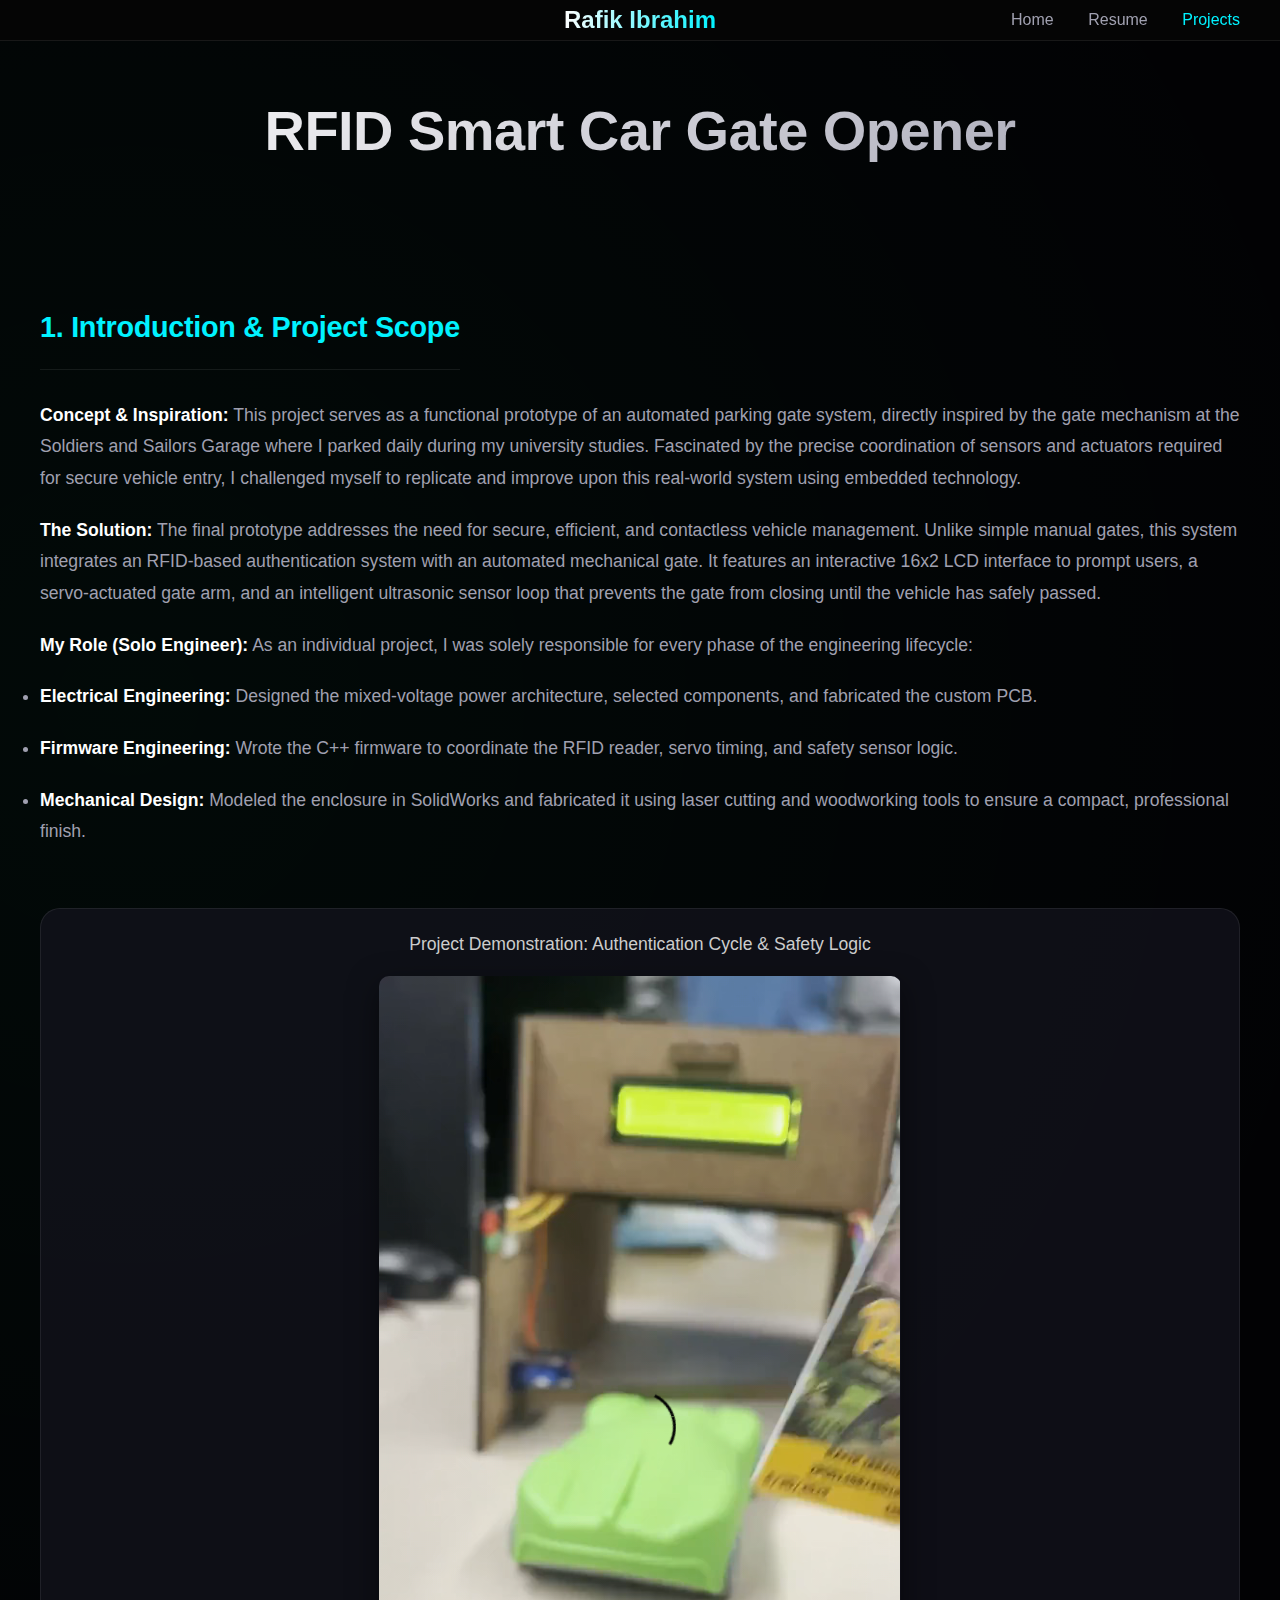
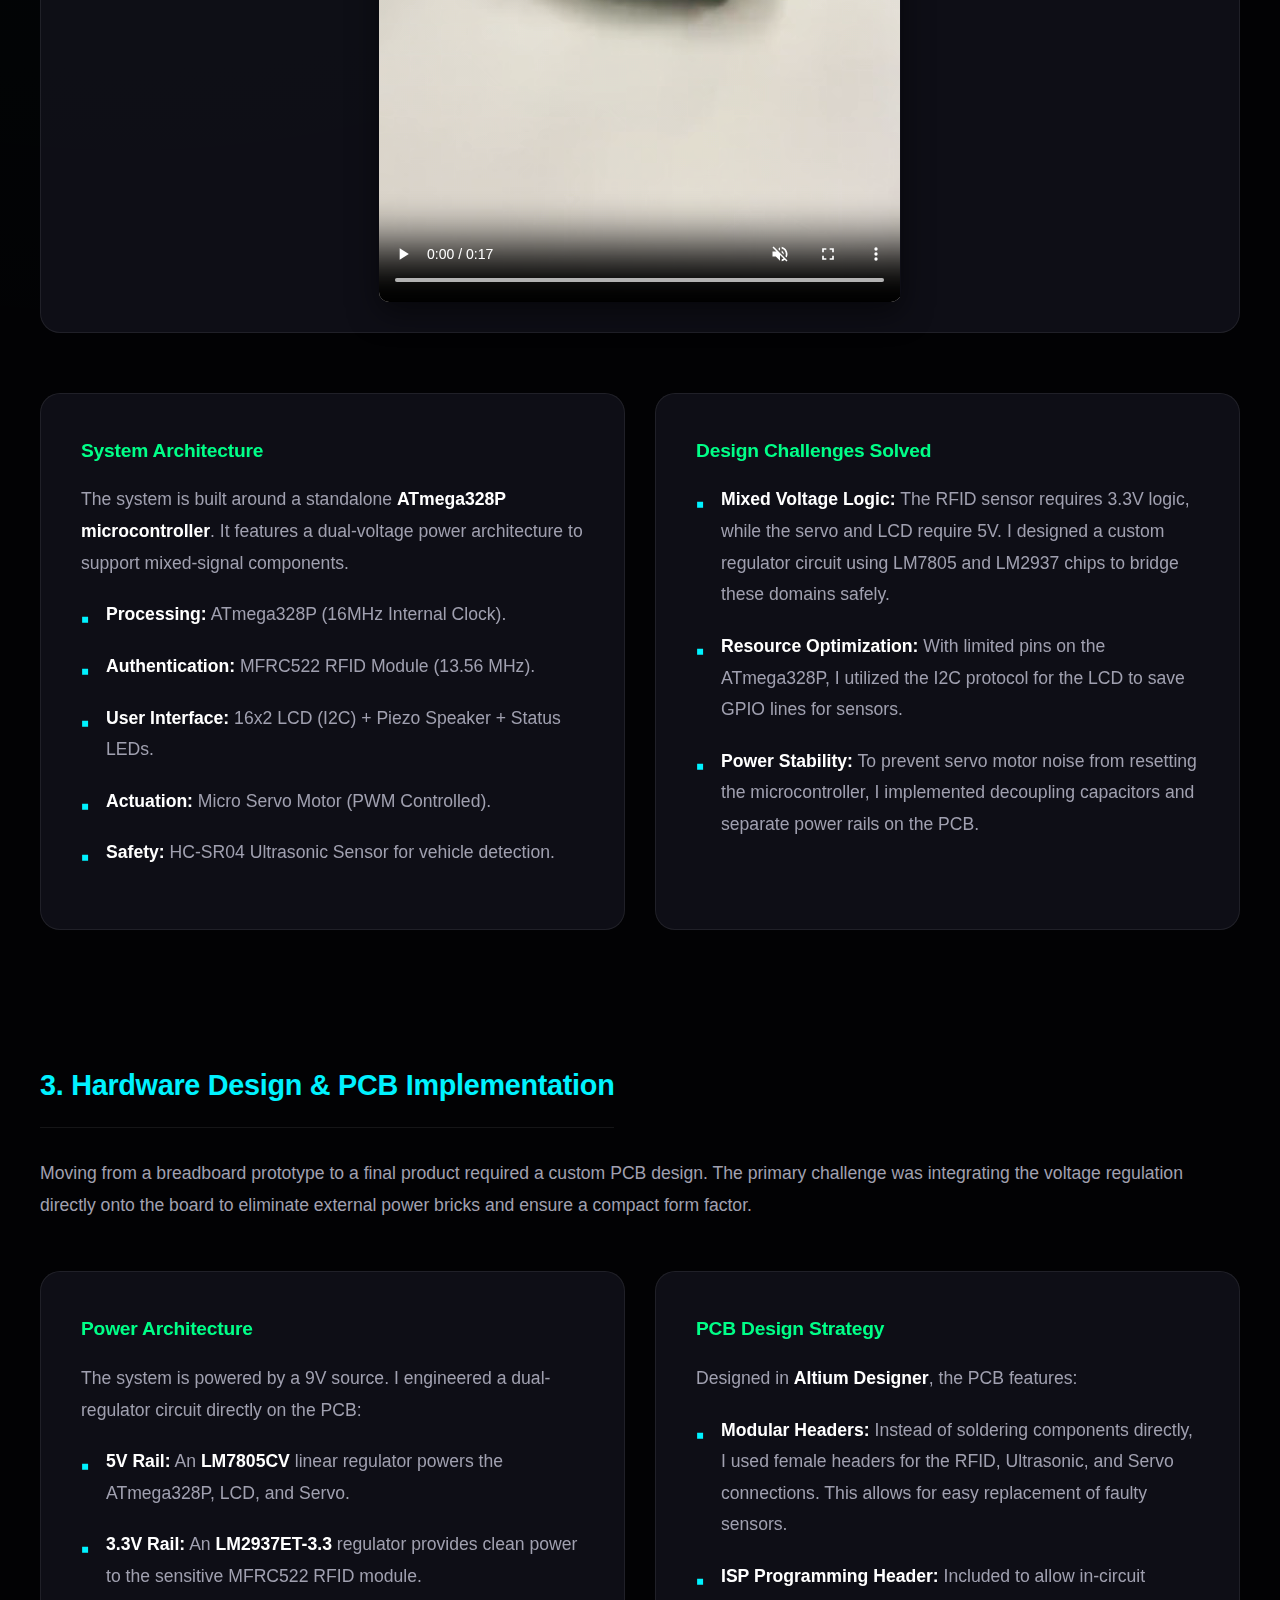
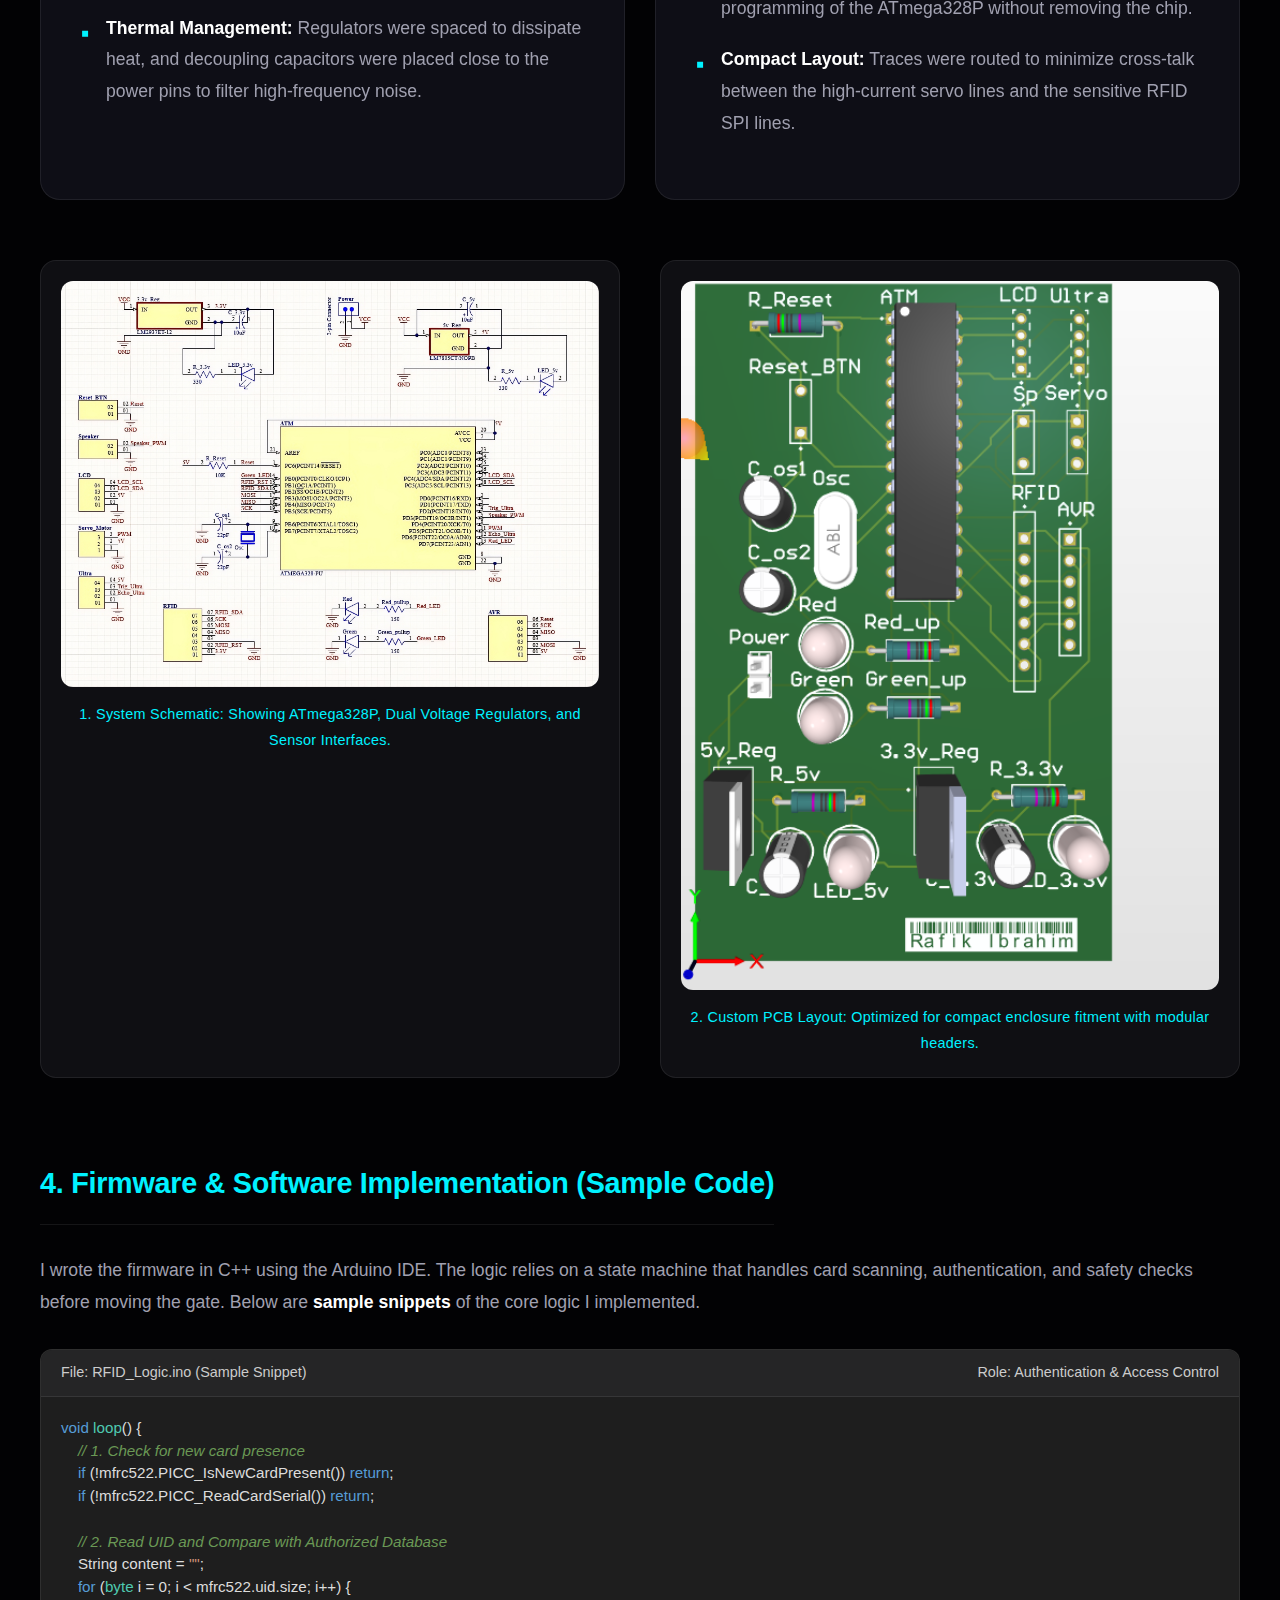
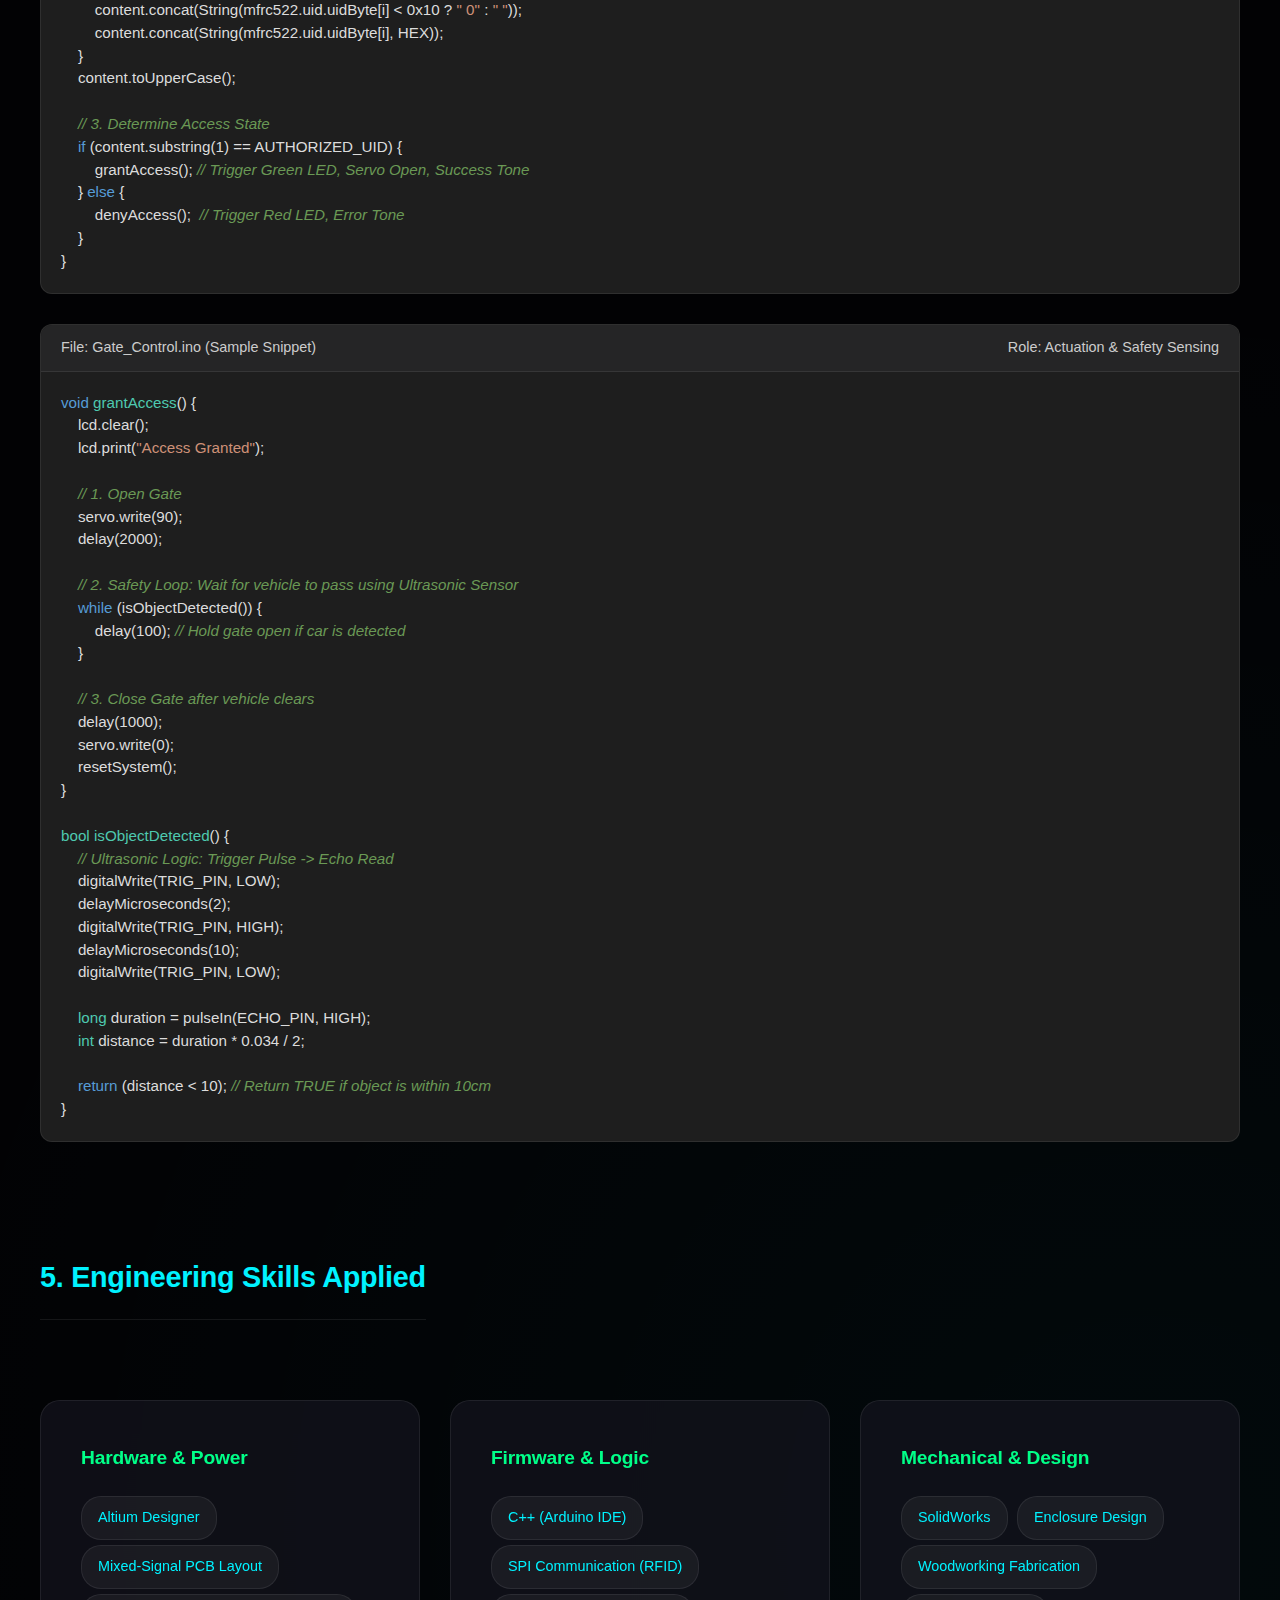
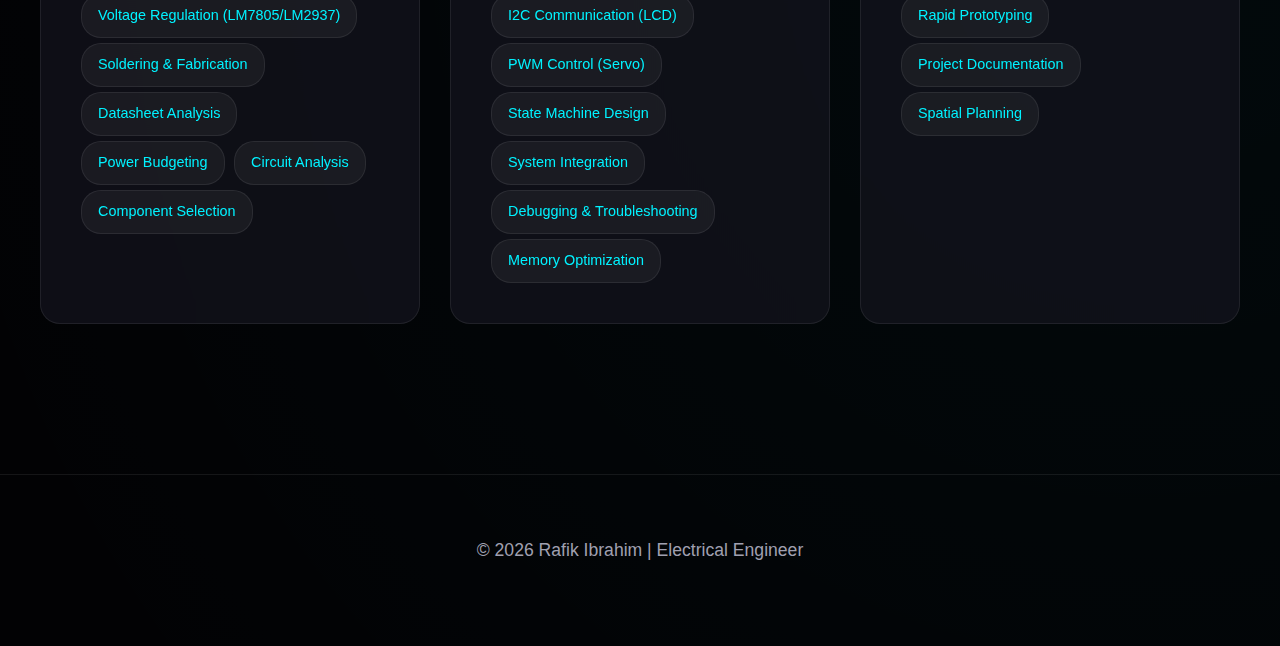
<file: project4.html>
<!DOCTYPE html>
<html lang="en">
<head>
  <meta charset="UTF-8" />
  <meta name="viewport" content="width=device-width, initial-scale=1.0" />
  <meta name="description" content="Rafik Ibrahim - Embedded Systems Engineer - RFID Smart Gate Opener" />
  <title>RFID Smart Gate Opener | Rafik Ibrahim</title>
  <link rel="stylesheet" href="style.css" />
  <link href="https://fonts.googleapis.com/css2?family=Inter:wght@300;400;600;800&display=swap" rel="stylesheet">
  
  <style>
    /* ========================================
       PREMIUM ENGINEERING PORTFOLIO THEME
       ========================================
    */
    :root {
      --bg-deep: #020204;
      --bg-panel: #0f0f13;
      --accent-cyan: #00f2ff;
      --accent-green: #00ff88; 
      --accent-purple: #bd00ff;
      --text-primary: #ffffff;
      --text-secondary: #a0a0b0;
      --border-light: rgba(255, 255, 255, 0.08);
      --glass-surface: rgba(20, 20, 30, 0.7);
      --code-bg: #1e1e1e;
    }

    body {
      background-color: var(--bg-deep);
      color: var(--text-primary);
      font-family: 'Inter', system-ui, -apple-system, sans-serif;
      line-height: 1.8;
      margin: 0;
      padding: 0;
      background-image: 
        radial-gradient(circle at 10% 10%, rgba(0, 255, 136, 0.03) 0%, transparent 20%),
        radial-gradient(circle at 90% 90%, rgba(0, 242, 255, 0.03) 0%, transparent 20%);
    }

    /* TYPOGRAPHY */
    h1, h2, h3, h4, h5 {
      color: var(--text-primary);
      margin-bottom: 1rem;
      font-weight: 700;
      letter-spacing: -0.01em;
    }

    h3 {
      font-size: 3.5rem;
      text-align: center;
      background: linear-gradient(135deg, #fff 0%, #a0a0b0 100%);
      -webkit-background-clip: text;
      -webkit-text-fill-color: transparent;
      margin-bottom: 20px;
      margin-top: 40px;
    }

    h4 {
      font-size: 1.8rem;
      color: var(--accent-cyan);
      margin-top: 80px;
      margin-bottom: 30px;
      padding-bottom: 15px;
      border-bottom: 1px solid var(--border-light);
      display: inline-block;
    }

    h5 {
      font-size: 1.2rem;
      color: var(--accent-green);
      margin-top: 0;
    }

    p, li {
      color: var(--text-secondary);
      font-size: 1.1rem;
      margin-bottom: 20px;
    }

    strong {
      color: #fff;
      font-weight: 600;
    }

    /* LAYOUT CONTAINERS */
    .container {
      max-width: 1400px;
      margin: 0 auto;
      padding: 0 40px 100px;
    }

    section {
      position: relative;
    }

    /* ========================================
       NAVBAR (Unified with Home Page)
       ========================================
    */
    .navbar {
      background: rgba(5, 5, 5, 0.9);
      backdrop-filter: blur(10px);
      border-bottom: 1px solid var(--border-light);
      padding: 20px 0;
      position: sticky;
      top: 0;
      z-index: 1000;
    }

    .navbar-inner {
      max-width: 1400px; /* Aligned with content width */
      margin: 0 auto;
      display: flex;
      justify-content: space-between;
      align-items: center;
      padding: 0 30px;
    }

    .nav-name {
      font-weight: 800;
      font-size: 1.5rem;
      background: linear-gradient(90deg, #fff, var(--accent-cyan));
      -webkit-background-clip: text;
      -webkit-text-fill-color: transparent;
    }

    .navbar nav a {
      color: var(--text-secondary);
      margin-left: 30px;
      font-weight: 500;
      text-decoration: none;
      transition: color 0.3s;
    }

    /* Active Link Highlight */
    .navbar nav a:hover, .navbar nav a.active {
      color: var(--accent-cyan);
    }

    /* INFO CARDS (Glassmorphism) */
    .tech-grid {
      display: grid;
      grid-template-columns: repeat(auto-fit, minmax(380px, 1fr));
      gap: 30px;
      margin: 50px 0;
    }

    .card {
      background: var(--glass-surface);
      backdrop-filter: blur(12px);
      border: 1px solid var(--border-light);
      border-radius: 20px;
      padding: 40px;
      transition: transform 0.4s cubic-bezier(0.2, 0.8, 0.2, 1), box-shadow 0.4s ease;
    }

    .card:hover {
      transform: translateY(-5px);
      box-shadow: 0 20px 40px rgba(0, 0, 0, 0.4);
      border-color: rgba(0, 255, 136, 0.3);
    }

    .card ul {
      list-style: none;
      padding: 0;
    }

    .card li {
      padding-left: 25px;
      position: relative;
    }

    .card li::before {
      content: "▪";
      color: var(--accent-cyan);
      position: absolute;
      left: 0;
      top: -2px;
      font-size: 1.5rem;
    }

    /* CODE BLOCKS */
    .code-window {
      background: var(--code-bg);
      border-radius: 12px;
      border: 1px solid var(--border-light);
      overflow: hidden;
      margin: 30px 0;
      font-family: 'Consolas', 'Monaco', monospace;
    }

    .code-header {
      background: #252526;
      padding: 10px 20px;
      border-bottom: 1px solid var(--border-light);
      display: flex;
      justify-content: space-between;
      color: #ccc;
      font-size: 0.9rem;
    }

    .code-content {
      padding: 20px;
      overflow-x: auto;
      color: #dcdcdc;
      font-size: 0.95rem;
      line-height: 1.5;
    }

    .keyword { color: #569cd6; }
    .type { color: #4ec9b0; }
    .string { color: #ce9178; }
    .comment { color: #6a9955; font-style: italic; }

    /* IMAGE GALLERY */
    .image-gallery {
      display: grid;
      grid-template-columns: repeat(2, 1fr);
      gap: 40px;
      margin-top: 60px;
    }

    .gallery-item {
      background: var(--bg-panel);
      padding: 20px;
      border-radius: 16px;
      border: 1px solid var(--border-light);
    }

    .gallery-item img {
      width: 100%;
      height: auto;
      border-radius: 12px;
      display: block;
      transition: opacity 0.3s;
    }

    .caption {
      margin-top: 15px;
      color: var(--accent-cyan);
      font-size: 0.9rem;
      text-align: center;
      font-weight: 500;
      letter-spacing: 0.02em;
    }

    /* VIDEO CONTAINER */
    .video-container {
      text-align: center;
      margin: 60px 0;
      padding: 20px;
      background: var(--glass-surface);
      border-radius: 20px;
      border: 1px solid var(--border-light);
    }

    .video-container video {
      width: 45%; 
      border-radius: 10px; 
      box-shadow: 0 10px 30px rgba(0,0,0,0.5);
    }

    /* SKILLS TAGS */
    .skill-tag {
      display: inline-block;
      background: rgba(255, 255, 255, 0.05);
      border: 1px solid var(--border-light);
      padding: 8px 16px;
      border-radius: 20px;
      margin: 5px 5px 0 0;
      font-size: 0.9rem;
      color: var(--accent-cyan);
    }

    @media (max-width: 900px) {
      .image-gallery { grid-template-columns: 1fr; }
      .video-container video { width: 100%; }
      h3 { font-size: 2.5rem; }
      .navbar-inner { flex-direction: column; gap: 15px; }
    }
  </style>
</head>
<body>

  <header class="navbar">
    <div class="navbar-inner">
      <div class="nav-name">Rafik Ibrahim</div>
      <nav>
        <a href="index.html">Home</a>
        <a href="resume.html">Resume</a>
        <a href="projects.html" class="active">Projects</a>
      </nav>
    </div>
  </header>

  <div class="container">
    
    <h3 style="margin-bottom: 40px;">RFID Smart Car Gate Opener</h3>

    <section>
      <h4>1. Introduction & Project Scope</h4>
      <p>
        <strong>Concept & Inspiration:</strong> This project serves as a functional prototype of an automated parking gate system, directly inspired by the gate mechanism at the Soldiers and Sailors Garage where I parked daily during my university studies. Fascinated by the precise coordination of sensors and actuators required for secure vehicle entry, I challenged myself to replicate and improve upon this real-world system using embedded technology.
      </p>
      <p>
        <strong>The Solution:</strong> The final prototype addresses the need for secure, efficient, and contactless vehicle management. Unlike simple manual gates, this system integrates an RFID-based authentication system with an automated mechanical gate. It features an interactive 16x2 LCD interface to prompt users, a servo-actuated gate arm, and an intelligent ultrasonic sensor loop that prevents the gate from closing until the vehicle has safely passed.
      </p>
      <p>
        <strong>My Role (Solo Engineer):</strong> As an individual project, I was solely responsible for every phase of the engineering lifecycle:
      </p>
      <ul>
        <li><strong>Electrical Engineering:</strong> Designed the mixed-voltage power architecture, selected components, and fabricated the custom PCB.</li>
        <li><strong>Firmware Engineering:</strong> Wrote the C++ firmware to coordinate the RFID reader, servo timing, and safety sensor logic.</li>
        <li><strong>Mechanical Design:</strong> Modeled the enclosure in SolidWorks and fabricated it using laser cutting and woodworking tools to ensure a compact, professional finish.</li>
      </ul>
    </section>

    <section>
      <div class="video-container">
        <p style="color: #ccc; margin-bottom: 15px;">Project Demonstration: Authentication Cycle & Safety Logic</p>
        <video controls autoplay loop muted playsinline>
          <source src="images/RFID%20GATE%20OPENER/RFID-Based%20Smart%20Car%20Gate%20Opener.webm" type="video/webm">
          Your browser does not support the video tag.
        </video>
      </div>
    </section>

    <section>
      <div class="tech-grid">
        <div class="card">
          <h5>System Architecture</h5>
          <p>
            The system is built around a standalone <strong>ATmega328P microcontroller</strong>. It features a dual-voltage power architecture to support mixed-signal components.
          </p>
          <ul>
            <li><strong>Processing:</strong> ATmega328P (16MHz Internal Clock).</li>
            <li><strong>Authentication:</strong> MFRC522 RFID Module (13.56 MHz).</li>
            <li><strong>User Interface:</strong> 16x2 LCD (I2C) + Piezo Speaker + Status LEDs.</li>
            <li><strong>Actuation:</strong> Micro Servo Motor (PWM Controlled).</li>
            <li><strong>Safety:</strong> HC-SR04 Ultrasonic Sensor for vehicle detection.</li>
          </ul>
        </div>
        <div class="card">
          <h5>Design Challenges Solved</h5>
          <ul>
            <li><strong>Mixed Voltage Logic:</strong> The RFID sensor requires 3.3V logic, while the servo and LCD require 5V. I designed a custom regulator circuit using LM7805 and LM2937 chips to bridge these domains safely.</li>
            <li><strong>Resource Optimization:</strong> With limited pins on the ATmega328P, I utilized the I2C protocol for the LCD to save GPIO lines for sensors.</li>
            <li><strong>Power Stability:</strong> To prevent servo motor noise from resetting the microcontroller, I implemented decoupling capacitors and separate power rails on the PCB.</li>
          </ul>
        </div>
      </div>
    </section>

    <section>
      <h4>3. Hardware Design & PCB Implementation</h4>
      <p>
        Moving from a breadboard prototype to a final product required a custom PCB design. The primary challenge was integrating the voltage regulation directly onto the board to eliminate external power bricks and ensure a compact form factor.
      </p>
      
      <div class="tech-grid">
        <div class="card">
          <h5>Power Architecture</h5>
          <p>
            The system is powered by a 9V source. I engineered a dual-regulator circuit directly on the PCB:
          </p>
          <ul>
            <li><strong>5V Rail:</strong> An <strong>LM7805CV</strong> linear regulator powers the ATmega328P, LCD, and Servo.</li>
            <li><strong>3.3V Rail:</strong> An <strong>LM2937ET-3.3</strong> regulator provides clean power to the sensitive MFRC522 RFID module.</li>
            <li><strong>Thermal Management:</strong> Regulators were spaced to dissipate heat, and decoupling capacitors were placed close to the power pins to filter high-frequency noise.</li>
          </ul>
        </div>
        <div class="card">
          <h5>PCB Design Strategy</h5>
          <p>
            Designed in <strong>Altium Designer</strong>, the PCB features:
          </p>
          <ul>
            <li><strong>Modular Headers:</strong> Instead of soldering components directly, I used female headers for the RFID, Ultrasonic, and Servo connections. This allows for easy replacement of faulty sensors.</li>
            <li><strong>ISP Programming Header:</strong> Included to allow in-circuit programming of the ATmega328P without removing the chip.</li>
            <li><strong>Compact Layout:</strong> Traces were routed to minimize cross-talk between the high-current servo lines and the sensitive RFID SPI lines.</li>
          </ul>
        </div>
      </div>

      <div class="image-gallery">
        <div class="gallery-item">
          <img src="images/RFID%20GATE%20OPENER/RFID%20GATE%20OPENER%20schematic.png" alt="RFID Gate Opener Schematic">
          <div class="caption">1. System Schematic: Showing ATmega328P, Dual Voltage Regulators, and Sensor Interfaces.</div>
        </div>
        <div class="gallery-item">
          <img src="images/RFID%20GATE%20OPENER/RFID%20GATE%20OPENER%20pcb.png" alt="RFID Gate Opener PCB">
          <div class="caption">2. Custom PCB Layout: Optimized for compact enclosure fitment with modular headers.</div>
        </div>
      </div>
    </section>

    <section>
      <h4>4. Firmware & Software Implementation (Sample Code)</h4>
      <p>
        I wrote the firmware in C++ using the Arduino IDE. The logic relies on a state machine that handles card scanning, authentication, and safety checks before moving the gate. Below are <strong>sample snippets</strong> of the core logic I implemented.
      </p>

      <div class="code-window">
        <div class="code-header">
          <span>File: RFID_Logic.ino (Sample Snippet)</span>
          <span>Role: Authentication & Access Control</span>
        </div>
        <pre class="code-content">
<span class="keyword">void</span> <span class="type">loop</span>() {
    <span class="comment">// 1. Check for new card presence</span>
    <span class="keyword">if</span> (!mfrc522.PICC_IsNewCardPresent()) <span class="keyword">return</span>;
    <span class="keyword">if</span> (!mfrc522.PICC_ReadCardSerial()) <span class="keyword">return</span>;

    <span class="comment">// 2. Read UID and Compare with Authorized Database</span>
    String content = <span class="string">""</span>;
    <span class="keyword">for</span> (<span class="type">byte</span> i = 0; i < mfrc522.uid.size; i++) {
        content.concat(String(mfrc522.uid.uidByte[i] < 0x10 ? <span class="string">" 0"</span> : <span class="string">" "</span>));
        content.concat(String(mfrc522.uid.uidByte[i], HEX));
    }
    content.toUpperCase();

    <span class="comment">// 3. Determine Access State</span>
    <span class="keyword">if</span> (content.substring(1) == AUTHORIZED_UID) {
        grantAccess(); <span class="comment">// Trigger Green LED, Servo Open, Success Tone</span>
    } <span class="keyword">else</span> {
        denyAccess();  <span class="comment">// Trigger Red LED, Error Tone</span>
    }
}</pre>
      </div>

      <div class="code-window">
        <div class="code-header">
          <span>File: Gate_Control.ino (Sample Snippet)</span>
          <span>Role: Actuation & Safety Sensing</span>
        </div>
        <pre class="code-content">
<span class="keyword">void</span> <span class="type">grantAccess</span>() {
    lcd.clear();
    lcd.print(<span class="string">"Access Granted"</span>);
    
    <span class="comment">// 1. Open Gate</span>
    servo.write(90); 
    delay(2000); 

    <span class="comment">// 2. Safety Loop: Wait for vehicle to pass using Ultrasonic Sensor</span>
    <span class="keyword">while</span> (isObjectDetected()) {
        delay(100); <span class="comment">// Hold gate open if car is detected</span>
    }

    <span class="comment">// 3. Close Gate after vehicle clears</span>
    delay(1000); 
    servo.write(0); 
    resetSystem();
}

<span class="type">bool</span> <span class="type">isObjectDetected</span>() {
    <span class="comment">// Ultrasonic Logic: Trigger Pulse -> Echo Read</span>
    digitalWrite(TRIG_PIN, LOW);
    delayMicroseconds(2);
    digitalWrite(TRIG_PIN, HIGH);
    delayMicroseconds(10);
    digitalWrite(TRIG_PIN, LOW);
    
    <span class="type">long</span> duration = pulseIn(ECHO_PIN, HIGH);
    <span class="type">int</span> distance = duration * 0.034 / 2;
    
    <span class="keyword">return</span> (distance < 10); <span class="comment">// Return TRUE if object is within 10cm</span>
}</pre>
      </div>
    </section>

    <section>
      <h4>5. Engineering Skills Applied</h4>
      <div class="tech-grid">
        <div class="card">
          <h5>Hardware & Power</h5>
          <div>
            <span class="skill-tag">Altium Designer</span>
            <span class="skill-tag">Mixed-Signal PCB Layout</span>
            <span class="skill-tag">Voltage Regulation (LM7805/LM2937)</span>
            <span class="skill-tag">Soldering & Fabrication</span>
            <span class="skill-tag">Datasheet Analysis</span>
            <span class="skill-tag">Power Budgeting</span>
            <span class="skill-tag">Circuit Analysis</span>
            <span class="skill-tag">Component Selection</span>
          </div>
        </div>
        <div class="card">
          <h5>Firmware & Logic</h5>
          <div>
            <span class="skill-tag">C++ (Arduino IDE)</span>
            <span class="skill-tag">SPI Communication (RFID)</span>
            <span class="skill-tag">I2C Communication (LCD)</span>
            <span class="skill-tag">PWM Control (Servo)</span>
            <span class="skill-tag">State Machine Design</span>
            <span class="skill-tag">System Integration</span>
            <span class="skill-tag">Debugging & Troubleshooting</span>
            <span class="skill-tag">Memory Optimization</span>
          </div>
        </div>
        <div class="card">
          <h5>Mechanical & Design</h5>
          <div>
            <span class="skill-tag">SolidWorks</span>
            <span class="skill-tag">Enclosure Design</span>
            <span class="skill-tag">Woodworking Fabrication</span>
            <span class="skill-tag">Rapid Prototyping</span>
            <span class="skill-tag">Project Documentation</span>
            <span class="skill-tag">Spatial Planning</span>
          </div>
        </div>
      </div>
    </section>

  </div>

  <footer style="text-align: center; padding: 60px 0; border-top: 1px solid var(--border-light); color: var(--text-secondary);">
    <p>&copy; 2026 Rafik Ibrahim | Electrical Engineer</p>
  </footer>

</body>
</html>
</file>
<file: assets/css/main.css>
@import url(fontawesome-all.min.css);
@import url("https://fonts.googleapis.com/css?family=Open+Sans:400,600,400italic,600italic|Roboto+Slab:400,700");
/*
	Editorial by HTML5 UP
	html5up.net | @ajlkn
	Free for personal and commercial use under the CCA 3.0 license (html5up.net/license)
*/
html, body, div, span, applet, object,
iframe, h1, h2, h3, h4, h5, h6, p, blockquote,
pre, a, abbr, acronym, address, big, cite,
code, del, dfn, em, img, ins, kbd, q, s, samp,
small, strike, strong, sub, sup, tt, var, b,
u, i, center, dl, dt, dd, ol, ul, li, fieldset,
form, label, legend, table, caption, tbody,
tfoot, thead, tr, th, td, article, aside,
canvas, details, embed, figure, figcaption,
footer, header, hgroup, menu, nav, output, ruby,
section, summary, time, mark, audio, video {
  margin: 0;
  padding: 0;
  border: 0;
  font-size: 100%;
  font: inherit;
  vertical-align: baseline; }

article, aside, details, figcaption, figure,
footer, header, hgroup, menu, nav, section {
  display: block; }

body {
  line-height: 1; }

ol, ul {
  list-style: none; }

blockquote, q {
  quotes: none; }
  blockquote:before, blockquote:after, q:before, q:after {
    content: '';
    content: none; }

table {
  border-collapse: collapse;
  border-spacing: 0; }

body {
  -webkit-text-size-adjust: none; }

mark {
  background-color: transparent;
  color: inherit; }

input::-moz-focus-inner {
  border: 0;
  padding: 0; }

input, select, textarea {
  -moz-appearance: none;
  -webkit-appearance: none;
  -ms-appearance: none;
  appearance: none; }

/* Basic */
@-ms-viewport {
  width: device-width; }

body {
  -ms-overflow-style: scrollbar; }

@media screen and (max-width: 480px) {
  html, body {
    min-width: 320px; } }

html {
  box-sizing: border-box; }

*, *:before, *:after {
  box-sizing: inherit; }

body {
  background: #ffffff; }
  body.is-preload *, body.is-preload *:before, body.is-preload *:after, body.is-resizing *, body.is-resizing *:before, body.is-resizing *:after {
    -moz-animation: none !important;
    -webkit-animation: none !important;
    -ms-animation: none !important;
    animation: none !important;
    -moz-transition: none !important;
    -webkit-transition: none !important;
    -ms-transition: none !important;
    transition: none !important; }

/* Type */
body, input, select, textarea {
  color: #7f888f;
  font-family: "Open Sans", sans-serif;
  font-size: 13pt;
  font-weight: 400;
  line-height: 1.65; }
  @media screen and (max-width: 1680px) {
    body, input, select, textarea {
      font-size: 11pt; } }
  @media screen and (max-width: 1280px) {
    body, input, select, textarea {
      font-size: 10pt; } }
  @media screen and (max-width: 360px) {
    body, input, select, textarea {
      font-size: 9pt; } }

a {
  -moz-transition: color 0.2s ease-in-out, border-bottom-color 0.2s ease-in-out;
  -webkit-transition: color 0.2s ease-in-out, border-bottom-color 0.2s ease-in-out;
  -ms-transition: color 0.2s ease-in-out, border-bottom-color 0.2s ease-in-out;
  transition: color 0.2s ease-in-out, border-bottom-color 0.2s ease-in-out;
  border-bottom: dotted 1px;
  color: #f56a6a;
  text-decoration: none; }
  a:hover {
    border-bottom-color: #f56a6a;
    color: #f56a6a !important; }
    a:hover strong {
      color: inherit; }

strong, b {
  color: #3d4449;
  font-weight: 600; }

em, i {
  font-style: italic; }

p {
  margin: 0 0 2em 0; }

h1, h2, h3, h4, h5, h6 {
  color: #3d4449;
  font-family: "Roboto Slab", serif;
  font-weight: 700;
  line-height: 1.5;
  margin: 0 0 1em 0; }
  h1 a, h2 a, h3 a, h4 a, h5 a, h6 a {
    color: inherit;
    text-decoration: none;
    border-bottom: 0; }

h1 {
  font-size: 4em;
  margin: 0 0 0.5em 0;
  line-height: 1.3; }

h2 {
  font-size: 1.75em; }

h3 {
  font-size: 1.25em; }

h4 {
  font-size: 1.1em; }

h5 {
  font-size: 0.9em; }

h6 {
  font-size: 0.7em; }

@media screen and (max-width: 1680px) {
  h1 {
    font-size: 3.5em; } }

@media screen and (max-width: 980px) {
  h1 {
    font-size: 3.25em; } }

@media screen and (max-width: 736px) {
  h1 {
    font-size: 2em;
    line-height: 1.4; }
  h2 {
    font-size: 1.5em; } }

sub {
  font-size: 0.8em;
  position: relative;
  top: 0.5em; }

sup {
  font-size: 0.8em;
  position: relative;
  top: -0.5em; }

blockquote {
  border-left: solid 3px rgba(210, 215, 217, 0.75);
  font-style: italic;
  margin: 0 0 2em 0;
  padding: 0.5em 0 0.5em 2em; }

code {
  background: rgba(230, 235, 237, 0.25);
  border-radius: 0.375em;
  border: solid 1px rgba(210, 215, 217, 0.75);
  font-family: "Courier New", monospace;
  font-size: 0.9em;
  margin: 0 0.25em;
  padding: 0.25em 0.65em; }

pre {
  -webkit-overflow-scrolling: touch;
  font-family: "Courier New", monospace;
  font-size: 0.9em;
  margin: 0 0 2em 0; }
  pre code {
    display: block;
    line-height: 1.75;
    padding: 1em 1.5em;
    overflow-x: auto; }

hr {
  border: 0;
  border-bottom: solid 1px rgba(210, 215, 217, 0.75);
  margin: 2em 0; }
  hr.major {
    margin: 3em 0; }

.align-left {
  text-align: left; }

.align-center {
  text-align: center; }

.align-right {
  text-align: right; }

/* Row */
.row {
  display: flex;
  flex-wrap: wrap;
  box-sizing: border-box;
  align-items: stretch; }
  .row > * {
    box-sizing: border-box; }
  .row.gtr-uniform > * > :last-child {
    margin-bottom: 0; }
  .row.aln-left {
    justify-content: flex-start; }
  .row.aln-center {
    justify-content: center; }
  .row.aln-right {
    justify-content: flex-end; }
  .row.aln-top {
    align-items: flex-start; }
  .row.aln-middle {
    align-items: center; }
  .row.aln-bottom {
    align-items: flex-end; }
  .row > .imp {
    order: -1; }
  .row > .col-1 {
    width: 8.33333%; }
  .row > .off-1 {
    margin-left: 8.33333%; }
  .row > .col-2 {
    width: 16.66667%; }
  .row > .off-2 {
    margin-left: 16.66667%; }
  .row > .col-3 {
    width: 25%; }
  .row > .off-3 {
    margin-left: 25%; }
  .row > .col-4 {
    width: 33.33333%; }
  .row > .off-4 {
    margin-left: 33.33333%; }
  .row > .col-5 {
    width: 41.66667%; }
  .row > .off-5 {
    margin-left: 41.66667%; }
  .row > .col-6 {
    width: 50%; }
  .row > .off-6 {
    margin-left: 50%; }
  .row > .col-7 {
    width: 58.33333%; }
  .row > .off-7 {
    margin-left: 58.33333%; }
  .row > .col-8 {
    width: 66.66667%; }
  .row > .off-8 {
    margin-left: 66.66667%; }
  .row > .col-9 {
    width: 75%; }
  .row > .off-9 {
    margin-left: 75%; }
  .row > .col-10 {
    width: 83.33333%; }
  .row > .off-10 {
    margin-left: 83.33333%; }
  .row > .col-11 {
    width: 91.66667%; }
  .row > .off-11 {
    margin-left: 91.66667%; }
  .row > .col-12 {
    width: 100%; }
  .row > .off-12 {
    margin-left: 100%; }
  .row.gtr-0 {
    margin-top: 0;
    margin-left: 0em; }
    .row.gtr-0 > * {
      padding: 0 0 0 0em; }
    .row.gtr-0.gtr-uniform {
      margin-top: 0em; }
      .row.gtr-0.gtr-uniform > * {
        padding-top: 0em; }
  .row.gtr-25 {
    margin-top: 0;
    margin-left: -0.375em; }
    .row.gtr-25 > * {
      padding: 0 0 0 0.375em; }
    .row.gtr-25.gtr-uniform {
      margin-top: -0.375em; }
      .row.gtr-25.gtr-uniform > * {
        padding-top: 0.375em; }
  .row.gtr-50 {
    margin-top: 0;
    margin-left: -0.75em; }
    .row.gtr-50 > * {
      padding: 0 0 0 0.75em; }
    .row.gtr-50.gtr-uniform {
      margin-top: -0.75em; }
      .row.gtr-50.gtr-uniform > * {
        padding-top: 0.75em; }
  .row {
    margin-top: 0;
    margin-left: -1.5em; }
    .row > * {
      padding: 0 0 0 1.5em; }
    .row.gtr-uniform {
      margin-top: -1.5em; }
      .row.gtr-uniform > * {
        padding-top: 1.5em; }
  .row.gtr-150 {
    margin-top: 0;
    margin-left: -2.25em; }
    .row.gtr-150 > * {
      padding: 0 0 0 2.25em; }
    .row.gtr-150.gtr-uniform {
      margin-top: -2.25em; }
      .row.gtr-150.gtr-uniform > * {
        padding-top: 2.25em; }
  .row.gtr-200 {
    margin-top: 0;
    margin-left: -3em; }
    .row.gtr-200 > * {
      padding: 0 0 0 3em; }
    .row.gtr-200.gtr-uniform {
      margin-top: -3em; }
      .row.gtr-200.gtr-uniform > * {
        padding-top: 3em; }
  @media screen and (max-width: 1680px) {
    .row {
      display: flex;
      flex-wrap: wrap;
      box-sizing: border-box;
      align-items: stretch; }
      .row > * {
        box-sizing: border-box; }
      .row.gtr-uniform > * > :last-child {
        margin-bottom: 0; }
      .row.aln-left {
        justify-content: flex-start; }
      .row.aln-center {
        justify-content: center; }
      .row.aln-right {
        justify-content: flex-end; }
      .row.aln-top {
        align-items: flex-start; }
      .row.aln-middle {
        align-items: center; }
      .row.aln-bottom {
        align-items: flex-end; }
      .row > .imp-xlarge {
        order: -1; }
      .row > .col-1-xlarge {
        width: 8.33333%; }
      .row > .off-1-xlarge {
        margin-left: 8.33333%; }
      .row > .col-2-xlarge {
        width: 16.66667%; }
      .row > .off-2-xlarge {
        margin-left: 16.66667%; }
      .row > .col-3-xlarge {
        width: 25%; }
      .row > .off-3-xlarge {
        margin-left: 25%; }
      .row > .col-4-xlarge {
        width: 33.33333%; }
      .row > .off-4-xlarge {
        margin-left: 33.33333%; }
      .row > .col-5-xlarge {
        width: 41.66667%; }
      .row > .off-5-xlarge {
        margin-left: 41.66667%; }
      .row > .col-6-xlarge {
        width: 50%; }
      .row > .off-6-xlarge {
        margin-left: 50%; }
      .row > .col-7-xlarge {
        width: 58.33333%; }
      .row > .off-7-xlarge {
        margin-left: 58.33333%; }
      .row > .col-8-xlarge {
        width: 66.66667%; }
      .row > .off-8-xlarge {
        margin-left: 66.66667%; }
      .row > .col-9-xlarge {
        width: 75%; }
      .row > .off-9-xlarge {
        margin-left: 75%; }
      .row > .col-10-xlarge {
        width: 83.33333%; }
      .row > .off-10-xlarge {
        margin-left: 83.33333%; }
      .row > .col-11-xlarge {
        width: 91.66667%; }
      .row > .off-11-xlarge {
        margin-left: 91.66667%; }
      .row > .col-12-xlarge {
        width: 100%; }
      .row > .off-12-xlarge {
        margin-left: 100%; }
      .row.gtr-0 {
        margin-top: 0;
        margin-left: 0em; }
        .row.gtr-0 > * {
          padding: 0 0 0 0em; }
        .row.gtr-0.gtr-uniform {
          margin-top: 0em; }
          .row.gtr-0.gtr-uniform > * {
            padding-top: 0em; }
      .row.gtr-25 {
        margin-top: 0;
        margin-left: -0.375em; }
        .row.gtr-25 > * {
          padding: 0 0 0 0.375em; }
        .row.gtr-25.gtr-uniform {
          margin-top: -0.375em; }
          .row.gtr-25.gtr-uniform > * {
            padding-top: 0.375em; }
      .row.gtr-50 {
        margin-top: 0;
        margin-left: -0.75em; }
        .row.gtr-50 > * {
          padding: 0 0 0 0.75em; }
        .row.gtr-50.gtr-uniform {
          margin-top: -0.75em; }
          .row.gtr-50.gtr-uniform > * {
            padding-top: 0.75em; }
      .row {
        margin-top: 0;
        margin-left: -1.5em; }
        .row > * {
          padding: 0 0 0 1.5em; }
        .row.gtr-uniform {
          margin-top: -1.5em; }
          .row.gtr-uniform > * {
            padding-top: 1.5em; }
      .row.gtr-150 {
        margin-top: 0;
        margin-left: -2.25em; }
        .row.gtr-150 > * {
          padding: 0 0 0 2.25em; }
        .row.gtr-150.gtr-uniform {
          margin-top: -2.25em; }
          .row.gtr-150.gtr-uniform > * {
            padding-top: 2.25em; }
      .row.gtr-200 {
        margin-top: 0;
        margin-left: -3em; }
        .row.gtr-200 > * {
          padding: 0 0 0 3em; }
        .row.gtr-200.gtr-uniform {
          margin-top: -3em; }
          .row.gtr-200.gtr-uniform > * {
            padding-top: 3em; } }
  @media screen and (max-width: 1280px) {
    .row {
      display: flex;
      flex-wrap: wrap;
      box-sizing: border-box;
      align-items: stretch; }
      .row > * {
        box-sizing: border-box; }
      .row.gtr-uniform > * > :last-child {
        margin-bottom: 0; }
      .row.aln-left {
        justify-content: flex-start; }
      .row.aln-center {
        justify-content: center; }
      .row.aln-right {
        justify-content: flex-end; }
      .row.aln-top {
        align-items: flex-start; }
      .row.aln-middle {
        align-items: center; }
      .row.aln-bottom {
        align-items: flex-end; }
      .row > .imp-large {
        order: -1; }
      .row > .col-1-large {
        width: 8.33333%; }
      .row > .off-1-large {
        margin-left: 8.33333%; }
      .row > .col-2-large {
        width: 16.66667%; }
      .row > .off-2-large {
        margin-left: 16.66667%; }
      .row > .col-3-large {
        width: 25%; }
      .row > .off-3-large {
        margin-left: 25%; }
      .row > .col-4-large {
        width: 33.33333%; }
      .row > .off-4-large {
        margin-left: 33.33333%; }
      .row > .col-5-large {
        width: 41.66667%; }
      .row > .off-5-large {
        margin-left: 41.66667%; }
      .row > .col-6-large {
        width: 50%; }
      .row > .off-6-large {
        margin-left: 50%; }
      .row > .col-7-large {
        width: 58.33333%; }
      .row > .off-7-large {
        margin-left: 58.33333%; }
      .row > .col-8-large {
        width: 66.66667%; }
      .row > .off-8-large {
        margin-left: 66.66667%; }
      .row > .col-9-large {
        width: 75%; }
      .row > .off-9-large {
        margin-left: 75%; }
      .row > .col-10-large {
        width: 83.33333%; }
      .row > .off-10-large {
        margin-left: 83.33333%; }
      .row > .col-11-large {
        width: 91.66667%; }
      .row > .off-11-large {
        margin-left: 91.66667%; }
      .row > .col-12-large {
        width: 100%; }
      .row > .off-12-large {
        margin-left: 100%; }
      .row.gtr-0 {
        margin-top: 0;
        margin-left: 0em; }
        .row.gtr-0 > * {
          padding: 0 0 0 0em; }
        .row.gtr-0.gtr-uniform {
          margin-top: 0em; }
          .row.gtr-0.gtr-uniform > * {
            padding-top: 0em; }
      .row.gtr-25 {
        margin-top: 0;
        margin-left: -0.375em; }
        .row.gtr-25 > * {
          padding: 0 0 0 0.375em; }
        .row.gtr-25.gtr-uniform {
          margin-top: -0.375em; }
          .row.gtr-25.gtr-uniform > * {
            padding-top: 0.375em; }
      .row.gtr-50 {
        margin-top: 0;
        margin-left: -0.75em; }
        .row.gtr-50 > * {
          padding: 0 0 0 0.75em; }
        .row.gtr-50.gtr-uniform {
          margin-top: -0.75em; }
          .row.gtr-50.gtr-uniform > * {
            padding-top: 0.75em; }
      .row {
        margin-top: 0;
        margin-left: -1.5em; }
        .row > * {
          padding: 0 0 0 1.5em; }
        .row.gtr-uniform {
          margin-top: -1.5em; }
          .row.gtr-uniform > * {
            padding-top: 1.5em; }
      .row.gtr-150 {
        margin-top: 0;
        margin-left: -2.25em; }
        .row.gtr-150 > * {
          padding: 0 0 0 2.25em; }
        .row.gtr-150.gtr-uniform {
          margin-top: -2.25em; }
          .row.gtr-150.gtr-uniform > * {
            padding-top: 2.25em; }
      .row.gtr-200 {
        margin-top: 0;
        margin-left: -3em; }
        .row.gtr-200 > * {
          padding: 0 0 0 3em; }
        .row.gtr-200.gtr-uniform {
          margin-top: -3em; }
          .row.gtr-200.gtr-uniform > * {
            padding-top: 3em; } }
  @media screen and (max-width: 980px) {
    .row {
      display: flex;
      flex-wrap: wrap;
      box-sizing: border-box;
      align-items: stretch; }
      .row > * {
        box-sizing: border-box; }
      .row.gtr-uniform > * > :last-child {
        margin-bottom: 0; }
      .row.aln-left {
        justify-content: flex-start; }
      .row.aln-center {
        justify-content: center; }
      .row.aln-right {
        justify-content: flex-end; }
      .row.aln-top {
        align-items: flex-start; }
      .row.aln-middle {
        align-items: center; }
      .row.aln-bottom {
        align-items: flex-end; }
      .row > .imp-medium {
        order: -1; }
      .row > .col-1-medium {
        width: 8.33333%; }
      .row > .off-1-medium {
        margin-left: 8.33333%; }
      .row > .col-2-medium {
        width: 16.66667%; }
      .row > .off-2-medium {
        margin-left: 16.66667%; }
      .row > .col-3-medium {
        width: 25%; }
      .row > .off-3-medium {
        margin-left: 25%; }
      .row > .col-4-medium {
        width: 33.33333%; }
      .row > .off-4-medium {
        margin-left: 33.33333%; }
      .row > .col-5-medium {
        width: 41.66667%; }
      .row > .off-5-medium {
        margin-left: 41.66667%; }
      .row > .col-6-medium {
        width: 50%; }
      .row > .off-6-medium {
        margin-left: 50%; }
      .row > .col-7-medium {
        width: 58.33333%; }
      .row > .off-7-medium {
        margin-left: 58.33333%; }
      .row > .col-8-medium {
        width: 66.66667%; }
      .row > .off-8-medium {
        margin-left: 66.66667%; }
      .row > .col-9-medium {
        width: 75%; }
      .row > .off-9-medium {
        margin-left: 75%; }
      .row > .col-10-medium {
        width: 83.33333%; }
      .row > .off-10-medium {
        margin-left: 83.33333%; }
      .row > .col-11-medium {
        width: 91.66667%; }
      .row > .off-11-medium {
        margin-left: 91.66667%; }
      .row > .col-12-medium {
        width: 100%; }
      .row > .off-12-medium {
        margin-left: 100%; }
      .row.gtr-0 {
        margin-top: 0;
        margin-left: 0em; }
        .row.gtr-0 > * {
          padding: 0 0 0 0em; }
        .row.gtr-0.gtr-uniform {
          margin-top: 0em; }
          .row.gtr-0.gtr-uniform > * {
            padding-top: 0em; }
      .row.gtr-25 {
        margin-top: 0;
        margin-left: -0.375em; }
        .row.gtr-25 > * {
          padding: 0 0 0 0.375em; }
        .row.gtr-25.gtr-uniform {
          margin-top: -0.375em; }
          .row.gtr-25.gtr-uniform > * {
            padding-top: 0.375em; }
      .row.gtr-50 {
        margin-top: 0;
        margin-left: -0.75em; }
        .row.gtr-50 > * {
          padding: 0 0 0 0.75em; }
        .row.gtr-50.gtr-uniform {
          margin-top: -0.75em; }
          .row.gtr-50.gtr-uniform > * {
            padding-top: 0.75em; }
      .row {
        margin-top: 0;
        margin-left: -1.5em; }
        .row > * {
          padding: 0 0 0 1.5em; }
        .row.gtr-uniform {
          margin-top: -1.5em; }
          .row.gtr-uniform > * {
            padding-top: 1.5em; }
      .row.gtr-150 {
        margin-top: 0;
        margin-left: -2.25em; }
        .row.gtr-150 > * {
          padding: 0 0 0 2.25em; }
        .row.gtr-150.gtr-uniform {
          margin-top: -2.25em; }
          .row.gtr-150.gtr-uniform > * {
            padding-top: 2.25em; }
      .row.gtr-200 {
        margin-top: 0;
        margin-left: -3em; }
        .row.gtr-200 > * {
          padding: 0 0 0 3em; }
        .row.gtr-200.gtr-uniform {
          margin-top: -3em; }
          .row.gtr-200.gtr-uniform > * {
            padding-top: 3em; } }
  @media screen and (max-width: 736px) {
    .row {
      display: flex;
      flex-wrap: wrap;
      box-sizing: border-box;
      align-items: stretch; }
      .row > * {
        box-sizing: border-box; }
      .row.gtr-uniform > * > :last-child {
        margin-bottom: 0; }
      .row.aln-left {
        justify-content: flex-start; }
      .row.aln-center {
        justify-content: center; }
      .row.aln-right {
        justify-content: flex-end; }
      .row.aln-top {
        align-items: flex-start; }
      .row.aln-middle {
        align-items: center; }
      .row.aln-bottom {
        align-items: flex-end; }
      .row > .imp-small {
        order: -1; }
      .row > .col-1-small {
        width: 8.33333%; }
      .row > .off-1-small {
        margin-left: 8.33333%; }
      .row > .col-2-small {
        width: 16.66667%; }
      .row > .off-2-small {
        margin-left: 16.66667%; }
      .row > .col-3-small {
        width: 25%; }
      .row > .off-3-small {
        margin-left: 25%; }
      .row > .col-4-small {
        width: 33.33333%; }
      .row > .off-4-small {
        margin-left: 33.33333%; }
      .row > .col-5-small {
        width: 41.66667%; }
      .row > .off-5-small {
        margin-left: 41.66667%; }
      .row > .col-6-small {
        width: 50%; }
      .row > .off-6-small {
        margin-left: 50%; }
      .row > .col-7-small {
        width: 58.33333%; }
      .row > .off-7-small {
        margin-left: 58.33333%; }
      .row > .col-8-small {
        width: 66.66667%; }
      .row > .off-8-small {
        margin-left: 66.66667%; }
      .row > .col-9-small {
        width: 75%; }
      .row > .off-9-small {
        margin-left: 75%; }
      .row > .col-10-small {
        width: 83.33333%; }
      .row > .off-10-small {
        margin-left: 83.33333%; }
      .row > .col-11-small {
        width: 91.66667%; }
      .row > .off-11-small {
        margin-left: 91.66667%; }
      .row > .col-12-small {
        width: 100%; }
      .row > .off-12-small {
        margin-left: 100%; }
      .row.gtr-0 {
        margin-top: 0;
        margin-left: 0em; }
        .row.gtr-0 > * {
          padding: 0 0 0 0em; }
        .row.gtr-0.gtr-uniform {
          margin-top: 0em; }
          .row.gtr-0.gtr-uniform > * {
            padding-top: 0em; }
      .row.gtr-25 {
        margin-top: 0;
        margin-left: -0.375em; }
        .row.gtr-25 > * {
          padding: 0 0 0 0.375em; }
        .row.gtr-25.gtr-uniform {
          margin-top: -0.375em; }
          .row.gtr-25.gtr-uniform > * {
            padding-top: 0.375em; }
      .row.gtr-50 {
        margin-top: 0;
        margin-left: -0.75em; }
        .row.gtr-50 > * {
          padding: 0 0 0 0.75em; }
        .row.gtr-50.gtr-uniform {
          margin-top: -0.75em; }
          .row.gtr-50.gtr-uniform > * {
            padding-top: 0.75em; }
      .row {
        margin-top: 0;
        margin-left: -1.5em; }
        .row > * {
          padding: 0 0 0 1.5em; }
        .row.gtr-uniform {
          margin-top: -1.5em; }
          .row.gtr-uniform > * {
            padding-top: 1.5em; }
      .row.gtr-150 {
        margin-top: 0;
        margin-left: -2.25em; }
        .row.gtr-150 > * {
          padding: 0 0 0 2.25em; }
        .row.gtr-150.gtr-uniform {
          margin-top: -2.25em; }
          .row.gtr-150.gtr-uniform > * {
            padding-top: 2.25em; }
      .row.gtr-200 {
        margin-top: 0;
        margin-left: -3em; }
        .row.gtr-200 > * {
          padding: 0 0 0 3em; }
        .row.gtr-200.gtr-uniform {
          margin-top: -3em; }
          .row.gtr-200.gtr-uniform > * {
            padding-top: 3em; } }
  @media screen and (max-width: 480px) {
    .row {
      display: flex;
      flex-wrap: wrap;
      box-sizing: border-box;
      align-items: stretch; }
      .row > * {
        box-sizing: border-box; }
      .row.gtr-uniform > * > :last-child {
        margin-bottom: 0; }
      .row.aln-left {
        justify-content: flex-start; }
      .row.aln-center {
        justify-content: center; }
      .row.aln-right {
        justify-content: flex-end; }
      .row.aln-top {
        align-items: flex-start; }
      .row.aln-middle {
        align-items: center; }
      .row.aln-bottom {
        align-items: flex-end; }
      .row > .imp-xsmall {
        order: -1; }
      .row > .col-1-xsmall {
        width: 8.33333%; }
      .row > .off-1-xsmall {
        margin-left: 8.33333%; }
      .row > .col-2-xsmall {
        width: 16.66667%; }
      .row > .off-2-xsmall {
        margin-left: 16.66667%; }
      .row > .col-3-xsmall {
        width: 25%; }
      .row > .off-3-xsmall {
        margin-left: 25%; }
      .row > .col-4-xsmall {
        width: 33.33333%; }
      .row > .off-4-xsmall {
        margin-left: 33.33333%; }
      .row > .col-5-xsmall {
        width: 41.66667%; }
      .row > .off-5-xsmall {
        margin-left: 41.66667%; }
      .row > .col-6-xsmall {
        width: 50%; }
      .row > .off-6-xsmall {
        margin-left: 50%; }
      .row > .col-7-xsmall {
        width: 58.33333%; }
      .row > .off-7-xsmall {
        margin-left: 58.33333%; }
      .row > .col-8-xsmall {
        width: 66.66667%; }
      .row > .off-8-xsmall {
        margin-left: 66.66667%; }
      .row > .col-9-xsmall {
        width: 75%; }
      .row > .off-9-xsmall {
        margin-left: 75%; }
      .row > .col-10-xsmall {
        width: 83.33333%; }
      .row > .off-10-xsmall {
        margin-left: 83.33333%; }
      .row > .col-11-xsmall {
        width: 91.66667%; }
      .row > .off-11-xsmall {
        margin-left: 91.66667%; }
      .row > .col-12-xsmall {
        width: 100%; }
      .row > .off-12-xsmall {
        margin-left: 100%; }
      .row.gtr-0 {
        margin-top: 0;
        margin-left: 0em; }
        .row.gtr-0 > * {
          padding: 0 0 0 0em; }
        .row.gtr-0.gtr-uniform {
          margin-top: 0em; }
          .row.gtr-0.gtr-uniform > * {
            padding-top: 0em; }
      .row.gtr-25 {
        margin-top: 0;
        margin-left: -0.375em; }
        .row.gtr-25 > * {
          padding: 0 0 0 0.375em; }
        .row.gtr-25.gtr-uniform {
          margin-top: -0.375em; }
          .row.gtr-25.gtr-uniform > * {
            padding-top: 0.375em; }
      .row.gtr-50 {
        margin-top: 0;
        margin-left: -0.75em; }
        .row.gtr-50 > * {
          padding: 0 0 0 0.75em; }
        .row.gtr-50.gtr-uniform {
          margin-top: -0.75em; }
          .row.gtr-50.gtr-uniform > * {
            padding-top: 0.75em; }
      .row {
        margin-top: 0;
        margin-left: -1.5em; }
        .row > * {
          padding: 0 0 0 1.5em; }
        .row.gtr-uniform {
          margin-top: -1.5em; }
          .row.gtr-uniform > * {
            padding-top: 1.5em; }
      .row.gtr-150 {
        margin-top: 0;
        margin-left: -2.25em; }
        .row.gtr-150 > * {
          padding: 0 0 0 2.25em; }
        .row.gtr-150.gtr-uniform {
          margin-top: -2.25em; }
          .row.gtr-150.gtr-uniform > * {
            padding-top: 2.25em; }
      .row.gtr-200 {
        margin-top: 0;
        margin-left: -3em; }
        .row.gtr-200 > * {
          padding: 0 0 0 3em; }
        .row.gtr-200.gtr-uniform {
          margin-top: -3em; }
          .row.gtr-200.gtr-uniform > * {
            padding-top: 3em; } }

/* Section/Article */
section.special, article.special {
  text-align: center; }

header p {
  font-family: "Roboto Slab", serif;
  font-size: 1em;
  font-weight: 400;
  letter-spacing: 0.075em;
  margin-top: -0.5em;
  text-transform: uppercase; }

header.major > :last-child {
  border-bottom: solid 3px #f56a6a;
  display: inline-block;
  margin: 0 0 2em 0;
  padding: 0 0.75em 0.5em 0; }

header.main > :last-child {
  margin: 0 0 1em 0; }

/* Form */
form {
  margin: 0 0 2em 0; }

label {
  color: #3d4449;
  display: block;
  font-size: 0.9em;
  font-weight: 600;
  margin: 0 0 1em 0; }

input[type="text"],
input[type="password"],
input[type="email"],
input[type="tel"],
input[type="search"],
input[type="url"],
select,
textarea {
  -moz-appearance: none;
  -webkit-appearance: none;
  -ms-appearance: none;
  appearance: none;
  background: #ffffff;
  border-radius: 0.375em;
  border: none;
  border: solid 1px rgba(210, 215, 217, 0.75);
  color: inherit;
  display: block;
  outline: 0;
  padding: 0 1em;
  text-decoration: none;
  width: 100%; }
  input[type="text"]:invalid,
  input[type="password"]:invalid,
  input[type="email"]:invalid,
  input[type="tel"]:invalid,
  input[type="search"]:invalid,
  input[type="url"]:invalid,
  select:invalid,
  textarea:invalid {
    box-shadow: none; }
  input[type="text"]:focus,
  input[type="password"]:focus,
  input[type="email"]:focus,
  input[type="tel"]:focus,
  input[type="search"]:focus,
  input[type="url"]:focus,
  select:focus,
  textarea:focus {
    border-color: #f56a6a;
    box-shadow: 0 0 0 1px #f56a6a; }

select {
  background-image: url("data:image/svg+xml;charset=utf8,%3Csvg xmlns='http://www.w3.org/2000/svg' width='40' height='40' preserveAspectRatio='none' viewBox='0 0 40 40'%3E%3Cpath d='M9.4,12.3l10.4,10.4l10.4-10.4c0.2-0.2,0.5-0.4,0.9-0.4c0.3,0,0.6,0.1,0.9,0.4l3.3,3.3c0.2,0.2,0.4,0.5,0.4,0.9 c0,0.4-0.1,0.6-0.4,0.9L20.7,31.9c-0.2,0.2-0.5,0.4-0.9,0.4c-0.3,0-0.6-0.1-0.9-0.4L4.3,17.3c-0.2-0.2-0.4-0.5-0.4-0.9 c0-0.4,0.1-0.6,0.4-0.9l3.3-3.3c0.2-0.2,0.5-0.4,0.9-0.4S9.1,12.1,9.4,12.3z' fill='rgba(210, 215, 217, 0.75)' /%3E%3C/svg%3E");
  background-size: 1.25em;
  background-repeat: no-repeat;
  background-position: calc(100% - 1em) center;
  height: 2.75em;
  padding-right: 2.75em;
  text-overflow: ellipsis; }
  select option {
    color: #3d4449;
    background: #ffffff; }
  select:focus::-ms-value {
    background-color: transparent; }
  select::-ms-expand {
    display: none; }

input[type="text"],
input[type="password"],
input[type="email"],
input[type="tel"],
input[type="search"],
input[type="url"],
select {
  height: 2.75em; }

textarea {
  padding: 0.75em 1em; }

input[type="checkbox"],
input[type="radio"] {
  -moz-appearance: none;
  -webkit-appearance: none;
  -ms-appearance: none;
  appearance: none;
  display: block;
  float: left;
  margin-right: -2em;
  opacity: 0;
  width: 1em;
  z-index: -1; }
  input[type="checkbox"] + label,
  input[type="radio"] + label {
    text-decoration: none;
    color: #7f888f;
    cursor: pointer;
    display: inline-block;
    font-size: 1em;
    font-weight: 400;
    padding-left: 2.4em;
    padding-right: 0.75em;
    position: relative; }
    input[type="checkbox"] + label:before,
    input[type="radio"] + label:before {
      -moz-osx-font-smoothing: grayscale;
      -webkit-font-smoothing: antialiased;
      display: inline-block;
      font-style: normal;
      font-variant: normal;
      text-rendering: auto;
      line-height: 1;
      text-transform: none !important;
      font-family: 'Font Awesome 5 Free';
      font-weight: 900; }
    input[type="checkbox"] + label:before,
    input[type="radio"] + label:before {
      background: #ffffff;
      border-radius: 0.375em;
      border: solid 1px rgba(210, 215, 217, 0.75);
      content: '';
      display: inline-block;
      font-size: 0.8em;
      height: 2.0625em;
      left: 0;
      line-height: 2.0625em;
      position: absolute;
      text-align: center;
      top: 0;
      width: 2.0625em; }
  input[type="checkbox"]:checked + label:before,
  input[type="radio"]:checked + label:before {
    background: #3d4449;
    border-color: #3d4449;
    color: #ffffff;
    content: '\f00c'; }
  input[type="checkbox"]:focus + label:before,
  input[type="radio"]:focus + label:before {
    border-color: #f56a6a;
    box-shadow: 0 0 0 1px #f56a6a; }

input[type="checkbox"] + label:before {
  border-radius: 0.375em; }

input[type="radio"] + label:before {
  border-radius: 100%; }

::-webkit-input-placeholder {
  color: #9fa3a6 !important;
  opacity: 1.0; }

:-moz-placeholder {
  color: #9fa3a6 !important;
  opacity: 1.0; }

::-moz-placeholder {
  color: #9fa3a6 !important;
  opacity: 1.0; }

:-ms-input-placeholder {
  color: #9fa3a6 !important;
  opacity: 1.0; }

/* Box */
.box {
  border-radius: 0.375em;
  border: solid 1px rgba(210, 215, 217, 0.75);
  margin-bottom: 2em;
  padding: 1.5em; }
  .box > :last-child,
  .box > :last-child > :last-child,
  .box > :last-child > :last-child > :last-child {
    margin-bottom: 0; }
  .box.alt {
    border: 0;
    border-radius: 0;
    padding: 0; }

/* Icon */
.icon {
  text-decoration: none;
  border-bottom: none;
  position: relative; }
  .icon:before {
    -moz-osx-font-smoothing: grayscale;
    -webkit-font-smoothing: antialiased;
    display: inline-block;
    font-style: normal;
    font-variant: normal;
    text-rendering: auto;
    line-height: 1;
    text-transform: none !important;
    font-family: 'Font Awesome 5 Free';
    font-weight: 400; }
  .icon > .label {
    display: none; }
  .icon:before {
    line-height: inherit; }
  .icon.solid:before {
    font-weight: 900; }
  .icon.brands:before {
    font-family: 'Font Awesome 5 Brands'; }

/* Image */
.image {
  border-radius: 0.375em;
  border: 0;
  display: inline-block;
  position: relative; }
  .image img {
    border-radius: 0.375em;
    display: block; }
  .image.left, .image.right {
    max-width: 40%; }
    .image.left img, .image.right img {
      width: 100%; }
  .image.left {
    float: left;
    padding: 0 1.5em 1em 0;
    top: 0.25em; }
  .image.right {
    float: right;
    padding: 0 0 1em 1.5em;
    top: 0.25em; }
  .image.fit {
    display: block;
    margin: 0 0 2em 0;
    width: 100%; }
    .image.fit img {
      width: 100%; }
  .image.main {
    display: block;
    margin: 0 0 3em 0;
    width: 100%; }
    .image.main img {
      width: 100%; }

a.image {
  overflow: hidden; }
  a.image img {
    -moz-transition: -moz-transform 0.2s ease;
    -webkit-transition: -webkit-transform 0.2s ease;
    -ms-transition: -ms-transform 0.2s ease;
    transition: transform 0.2s ease; }
  a.image:hover img {
    -moz-transform: scale(1.075);
    -webkit-transform: scale(1.075);
    -ms-transform: scale(1.075);
    transform: scale(1.075); }

/* List */
ol {
  list-style: decimal;
  margin: 0 0 2em 0;
  padding-left: 1.25em; }
  ol li {
    padding-left: 0.25em; }

ul {
  list-style: disc;
  margin: 0 0 2em 0;
  padding-left: 1em; }
  ul li {
    padding-left: 0.5em; }
  ul.alt {
    list-style: none;
    padding-left: 0; }
    ul.alt li {
      border-top: solid 1px rgba(210, 215, 217, 0.75);
      padding: 0.5em 0; }
      ul.alt li:first-child {
        border-top: 0;
        padding-top: 0; }

dl {
  margin: 0 0 2em 0; }
  dl dt {
    display: block;
    font-weight: 600;
    margin: 0 0 1em 0; }
  dl dd {
    margin-left: 2em; }

/* Actions */
ul.actions {
  display: -moz-flex;
  display: -webkit-flex;
  display: -ms-flex;
  display: flex;
  cursor: default;
  list-style: none;
  margin-left: -1em;
  padding-left: 0; }
  ul.actions li {
    padding: 0 0 0 1em;
    vertical-align: middle; }
  ul.actions.special {
    -moz-justify-content: center;
    -webkit-justify-content: center;
    -ms-justify-content: center;
    justify-content: center;
    width: 100%;
    margin-left: 0; }
    ul.actions.special li:first-child {
      padding-left: 0; }
  ul.actions.stacked {
    -moz-flex-direction: column;
    -webkit-flex-direction: column;
    -ms-flex-direction: column;
    flex-direction: column;
    margin-left: 0; }
    ul.actions.stacked li {
      padding: 1.3em 0 0 0; }
      ul.actions.stacked li:first-child {
        padding-top: 0; }
  ul.actions.fit {
    width: calc(100% + 1em); }
    ul.actions.fit li {
      -moz-flex-grow: 1;
      -webkit-flex-grow: 1;
      -ms-flex-grow: 1;
      flex-grow: 1;
      -moz-flex-shrink: 1;
      -webkit-flex-shrink: 1;
      -ms-flex-shrink: 1;
      flex-shrink: 1;
      width: 100%; }
      ul.actions.fit li > * {
        width: 100%; }
    ul.actions.fit.stacked {
      width: 100%; }

/* Icons */
ul.icons {
  cursor: default;
  list-style: none;
  padding-left: 0; }
  ul.icons li {
    display: inline-block;
    padding: 0 1em 0 0; }
    ul.icons li:last-child {
      padding-right: 0; }
    ul.icons li .icon {
      color: inherit; }
      ul.icons li .icon:before {
        font-size: 1.25em; }

/* Contact */
ul.contact {
  list-style: none;
  padding: 0; }
  ul.contact li {
    text-decoration: none;
    border-top: solid 1px rgba(210, 215, 217, 0.75);
    margin: 1.5em 0 0 0;
    padding: 1.5em 0 0 3em;
    position: relative; }
    ul.contact li:before {
      -moz-osx-font-smoothing: grayscale;
      -webkit-font-smoothing: antialiased;
      display: inline-block;
      font-style: normal;
      font-variant: normal;
      text-rendering: auto;
      line-height: 1;
      text-transform: none !important;
      font-family: 'Font Awesome 5 Free';
      font-weight: 400; }
    ul.contact li:before {
      color: #f56a6a;
      display: inline-block;
      font-size: 1.5em;
      height: 1.125em;
      left: 0;
      line-height: 1.125em;
      position: absolute;
      text-align: center;
      top: 1em;
      width: 1.5em; }
    ul.contact li:first-child {
      border-top: 0;
      margin-top: 0;
      padding-top: 0; }
      ul.contact li:first-child:before {
        top: 0; }
    ul.contact li a {
      color: inherit; }

/* Pagination */
ul.pagination {
  cursor: default;
  list-style: none;
  padding-left: 0; }
  ul.pagination li {
    display: inline-block;
    padding-left: 0;
    vertical-align: middle; }
    ul.pagination li > .page {
      -moz-transition: background-color 0.2s ease-in-out, color 0.2s ease-in-out;
      -webkit-transition: background-color 0.2s ease-in-out, color 0.2s ease-in-out;
      -ms-transition: background-color 0.2s ease-in-out, color 0.2s ease-in-out;
      transition: background-color 0.2s ease-in-out, color 0.2s ease-in-out;
      border-bottom: 0;
      border-radius: 0.375em;
      display: inline-block;
      font-size: 0.8em;
      font-weight: 600;
      height: 2em;
      line-height: 2em;
      margin: 0 0.125em;
      min-width: 2em;
      padding: 0 0.5em;
      text-align: center; }
      ul.pagination li > .page.active {
        background-color: #f56a6a;
        color: #ffffff !important; }
        ul.pagination li > .page.active:hover {
          background-color: #f67878; }
        ul.pagination li > .page.active:active {
          background-color: #f45c5c; }
    ul.pagination li:first-child {
      padding-right: 0.75em; }
    ul.pagination li:last-child {
      padding-left: 0.75em; }
  @media screen and (max-width: 480px) {
    ul.pagination li:nth-child(n+2):nth-last-child(n+2) {
      display: none; }
    ul.pagination li:first-child {
      padding-right: 0; } }

/* Table */
.table-wrapper {
  -webkit-overflow-scrolling: touch;
  overflow-x: auto; }

table {
  margin: 0 0 2em 0;
  width: 100%; }
  table tbody tr {
    border: solid 1px rgba(210, 215, 217, 0.75);
    border-left: 0;
    border-right: 0; }
    table tbody tr:nth-child(2n + 1) {
      background-color: rgba(230, 235, 237, 0.25); }
  table td {
    padding: 0.75em 0.75em; }
  table th {
    color: #3d4449;
    font-size: 0.9em;
    font-weight: 600;
    padding: 0 0.75em 0.75em 0.75em;
    text-align: left; }
  table thead {
    border-bottom: solid 2px rgba(210, 215, 217, 0.75); }
  table tfoot {
    border-top: solid 2px rgba(210, 215, 217, 0.75); }
  table.alt {
    border-collapse: separate; }
    table.alt tbody tr td {
      border: solid 1px rgba(210, 215, 217, 0.75);
      border-left-width: 0;
      border-top-width: 0; }
      table.alt tbody tr td:first-child {
        border-left-width: 1px; }
    table.alt tbody tr:first-child td {
      border-top-width: 1px; }
    table.alt thead {
      border-bottom: 0; }
    table.alt tfoot {
      border-top: 0; }

/* Button */
input[type="submit"],
input[type="reset"],
input[type="button"],
button,
.button {
  -moz-appearance: none;
  -webkit-appearance: none;
  -ms-appearance: none;
  appearance: none;
  -moz-transition: background-color 0.2s ease-in-out, color 0.2s ease-in-out;
  -webkit-transition: background-color 0.2s ease-in-out, color 0.2s ease-in-out;
  -ms-transition: background-color 0.2s ease-in-out, color 0.2s ease-in-out;
  transition: background-color 0.2s ease-in-out, color 0.2s ease-in-out;
  background-color: transparent;
  border-radius: 0.375em;
  border: 0;
  box-shadow: inset 0 0 0 2px #f56a6a;
  color: #f56a6a !important;
  cursor: pointer;
  display: inline-block;
  font-family: "Roboto Slab", serif;
  font-size: 0.8em;
  font-weight: 700;
  height: 3.5em;
  letter-spacing: 0.075em;
  line-height: 3.5em;
  padding: 0 2.25em;
  text-align: center;
  text-decoration: none;
  text-transform: uppercase;
  white-space: nowrap; }
  input[type="submit"]:hover,
  input[type="reset"]:hover,
  input[type="button"]:hover,
  button:hover,
  .button:hover {
    background-color: rgba(245, 106, 106, 0.05); }
  input[type="submit"]:active,
  input[type="reset"]:active,
  input[type="button"]:active,
  button:active,
  .button:active {
    background-color: rgba(245, 106, 106, 0.15); }
  input[type="submit"].icon:before,
  input[type="reset"].icon:before,
  input[type="button"].icon:before,
  button.icon:before,
  .button.icon:before {
    margin-right: 0.5em; }
  input[type="submit"].fit,
  input[type="reset"].fit,
  input[type="button"].fit,
  button.fit,
  .button.fit {
    width: 100%; }
  input[type="submit"].small,
  input[type="reset"].small,
  input[type="button"].small,
  button.small,
  .button.small {
    font-size: 0.6em; }
  input[type="submit"].large,
  input[type="reset"].large,
  input[type="button"].large,
  button.large,
  .button.large {
    font-size: 1em;
    height: 3.65em;
    line-height: 3.65em; }
  input[type="submit"].primary,
  input[type="reset"].primary,
  input[type="button"].primary,
  button.primary,
  .button.primary {
    background-color: #f56a6a;
    box-shadow: none;
    color: #ffffff !important; }
    input[type="submit"].primary:hover,
    input[type="reset"].primary:hover,
    input[type="button"].primary:hover,
    button.primary:hover,
    .button.primary:hover {
      background-color: #f67878; }
    input[type="submit"].primary:active,
    input[type="reset"].primary:active,
    input[type="button"].primary:active,
    button.primary:active,
    .button.primary:active {
      background-color: #f45c5c; }
  input[type="submit"].disabled, input[type="submit"]:disabled,
  input[type="reset"].disabled,
  input[type="reset"]:disabled,
  input[type="button"].disabled,
  input[type="button"]:disabled,
  button.disabled,
  button:disabled,
  .button.disabled,
  .button:disabled {
    pointer-events: none;
    opacity: 0.25; }

/* Mini Posts */
.mini-posts article {
  border-top: solid 1px rgba(210, 215, 217, 0.75);
  margin-top: 2em;
  padding-top: 2em; }
  .mini-posts article .image {
    display: block;
    margin: 0 0 1.5em 0; }
    .mini-posts article .image img {
      display: block;
      width: 100%; }
  .mini-posts article:first-child {
    border-top: 0;
    margin-top: 0;
    padding-top: 0; }

/* Features */
.features {
  display: -moz-flex;
  display: -webkit-flex;
  display: -ms-flex;
  display: flex;
  -moz-flex-wrap: wrap;
  -webkit-flex-wrap: wrap;
  -ms-flex-wrap: wrap;
  flex-wrap: wrap;
  margin: 0 0 2em -3em;
  width: calc(100% + 3em); }
  .features article {
    -moz-align-items: center;
    -webkit-align-items: center;
    -ms-align-items: center;
    align-items: center;
    display: -moz-flex;
    display: -webkit-flex;
    display: -ms-flex;
    display: flex;
    margin: 0 0 3em 3em;
    position: relative;
    width: calc(50% - 3em); }
    .features article:nth-child(2n - 1) {
      margin-right: 1.5em; }
    .features article:nth-child(2n) {
      margin-left: 1.5em; }
    .features article:nth-last-child(1), .features article:nth-last-child(2) {
      margin-bottom: 0; }
    .features article .icon {
      -moz-flex-grow: 0;
      -webkit-flex-grow: 0;
      -ms-flex-grow: 0;
      flex-grow: 0;
      -moz-flex-shrink: 0;
      -webkit-flex-shrink: 0;
      -ms-flex-shrink: 0;
      flex-shrink: 0;
      display: block;
      height: 10em;
      line-height: 10em;
      margin: 0 2em 0 0;
      text-align: center;
      width: 10em; }
      .features article .icon:before {
        color: #f56a6a;
        font-size: 2.75rem;
        position: relative;
        top: 0.05em; }
      .features article .icon:after {
        -moz-transform: rotate(45deg);
        -webkit-transform: rotate(45deg);
        -ms-transform: rotate(45deg);
        transform: rotate(45deg);
        border-radius: 0.25rem;
        border: solid 2px rgba(210, 215, 217, 0.75);
        content: '';
        display: block;
        height: 7em;
        left: 50%;
        margin: -3.5em 0 0 -3.5em;
        position: absolute;
        top: 50%;
        width: 7em; }
    .features article .content {
      -moz-flex-grow: 1;
      -webkit-flex-grow: 1;
      -ms-flex-grow: 1;
      flex-grow: 1;
      -moz-flex-shrink: 1;
      -webkit-flex-shrink: 1;
      -ms-flex-shrink: 1;
      flex-shrink: 1;
      width: 100%; }
      .features article .content > :last-child {
        margin-bottom: 0; }
  @media screen and (max-width: 980px) {
    .features {
      margin: 0 0 2em 0;
      width: 100%; }
      .features article {
        margin: 0 0 3em 0;
        width: 100%; }
        .features article:nth-child(2n - 1) {
          margin-right: 0; }
        .features article:nth-child(2n) {
          margin-left: 0; }
        .features article:nth-last-child(1), .features article:nth-last-child(2) {
          margin-bottom: 3em; }
        .features article:last-child {
          margin-bottom: 0; }
        .features article .icon {
          height: 8em;
          line-height: 8em;
          width: 8em; }
          .features article .icon:before {
            font-size: 2.25rem; }
          .features article .icon:after {
            height: 6em;
            margin: -3em 0 0 -3em;
            width: 6em; } }
  @media screen and (max-width: 480px) {
    .features article {
      -moz-flex-direction: column;
      -webkit-flex-direction: column;
      -ms-flex-direction: column;
      flex-direction: column;
      -moz-align-items: -moz-flex-start;
      -webkit-align-items: -webkit-flex-start;
      -ms-align-items: -ms-flex-start;
      align-items: flex-start; }
      .features article .icon {
        height: 6em;
        line-height: 6em;
        margin: 0 0 1.5em 0;
        width: 6em; }
        .features article .icon:before {
          font-size: 1.5rem; }
        .features article .icon:after {
          height: 4em;
          margin: -2em 0 0 -2em;
          width: 4em; } }
  @media screen and (max-width: 480px) {
    .features article .icon:before {
      font-size: 1.25rem; } }

/* Posts */
.posts {
  display: -moz-flex;
  display: -webkit-flex;
  display: -ms-flex;
  display: flex;
  -moz-flex-wrap: wrap;
  -webkit-flex-wrap: wrap;
  -ms-flex-wrap: wrap;
  flex-wrap: wrap;
  margin: 0 0 2em -6em;
  width: calc(100% + 6em); }
  .posts article {
    -moz-flex-grow: 0;
    -webkit-flex-grow: 0;
    -ms-flex-grow: 0;
    flex-grow: 0;
    -moz-flex-shrink: 1;
    -webkit-flex-shrink: 1;
    -ms-flex-shrink: 1;
    flex-shrink: 1;
    margin: 0 0 6em 6em;
    position: relative;
    width: calc(33.33333% - 6em); }
    .posts article:before {
      background: rgba(210, 215, 217, 0.75);
      content: '';
      display: block;
      height: calc(100% + 6em);
      left: -3em;
      position: absolute;
      top: 0;
      width: 1px; }
    .posts article:after {
      background: rgba(210, 215, 217, 0.75);
      bottom: -3em;
      content: '';
      display: block;
      height: 1px;
      position: absolute;
      right: 0;
      width: calc(100% + 6em); }
    .posts article > :last-child {
      margin-bottom: 0; }
    .posts article .image {
      display: block;
      margin: 0 0 2em 0; }
      .posts article .image img {
        display: block;
        width: 100%; }
  @media screen and (min-width: 1681px) {
    .posts article:nth-child(3n + 1):before {
      display: none; }
    .posts article:nth-child(3n + 1):after {
      width: 100%; }
    .posts article:nth-last-child(1), .posts article:nth-last-child(2), .posts article:nth-last-child(3) {
      margin-bottom: 0; }
      .posts article:nth-last-child(1):before, .posts article:nth-last-child(2):before, .posts article:nth-last-child(3):before {
        height: 100%; }
      .posts article:nth-last-child(1):after, .posts article:nth-last-child(2):after, .posts article:nth-last-child(3):after {
        display: none; } }
  @media screen and (max-width: 1680px) {
    .posts article {
      width: calc(50% - 6em); }
      .posts article:nth-last-child(3) {
        margin-bottom: 6em; } }
  @media screen and (min-width: 481px) and (max-width: 1680px) {
    .posts article:nth-child(2n + 1):before {
      display: none; }
    .posts article:nth-child(2n + 1):after {
      width: 100%; }
    .posts article:nth-last-child(1), .posts article:nth-last-child(2) {
      margin-bottom: 0; }
      .posts article:nth-last-child(1):before, .posts article:nth-last-child(2):before {
        height: 100%; }
      .posts article:nth-last-child(1):after, .posts article:nth-last-child(2):after {
        display: none; } }
  @media screen and (max-width: 736px) {
    .posts {
      margin: 0 0 2em -4.5em;
      width: calc(100% + 4.5em); }
      .posts article {
        margin: 0 0 4.5em 4.5em;
        width: calc(50% - 4.5em); }
        .posts article:before {
          height: calc(100% + 4.5em);
          left: -2.25em; }
        .posts article:after {
          bottom: -2.25em;
          width: calc(100% + 4.5em); }
        .posts article:nth-last-child(3) {
          margin-bottom: 4.5em; } }
  @media screen and (max-width: 480px) {
    .posts {
      margin: 0 0 2em 0;
      width: 100%; }
      .posts article {
        margin: 0 0 4.5em 0;
        width: 100%; }
        .posts article:before {
          display: none; }
        .posts article:after {
          width: 100%; }
        .posts article:last-child {
          margin-bottom: 0; }
          .posts article:last-child:after {
            display: none; } }

/* Wrapper */
#wrapper {
  display: -moz-flex;
  display: -webkit-flex;
  display: -ms-flex;
  display: flex;
  -moz-flex-direction: row-reverse;
  -webkit-flex-direction: row-reverse;
  -ms-flex-direction: row-reverse;
  flex-direction: row-reverse;
  min-height: 100vh; }

/* Main */
#main {
  -moz-flex-grow: 1;
  -webkit-flex-grow: 1;
  -ms-flex-grow: 1;
  flex-grow: 1;
  -moz-flex-shrink: 1;
  -webkit-flex-shrink: 1;
  -ms-flex-shrink: 1;
  flex-shrink: 1;
  width: 100%; }
  #main > .inner {
    padding: 0 6em 0.1em 6em ;
    margin: 0 auto;
    max-width: 110em; }
    #main > .inner > section {
      padding: 6em 0 4em 0 ;
      border-top: solid 2px rgba(210, 215, 217, 0.75); }
      #main > .inner > section:first-of-type {
        border-top: 0 !important; }
  @media screen and (max-width: 1680px) {
    #main > .inner {
      padding: 0 5em 0.1em 5em ; }
      #main > .inner > section {
        padding: 5em 0 3em 0 ; } }
  @media screen and (max-width: 1280px) {
    #main > .inner {
      padding: 0 4em 0.1em 4em ; }
      #main > .inner > section {
        padding: 4em 0 2em 0 ; } }
  @media screen and (max-width: 736px) {
    #main > .inner {
      padding: 0 2em 0.1em 2em ; }
      #main > .inner > section {
        padding: 3em 0 1em 0 ; } }

/* Sidebar */
#search form {
  text-decoration: none;
  position: relative; }
  #search form:before {
    -moz-osx-font-smoothing: grayscale;
    -webkit-font-smoothing: antialiased;
    display: inline-block;
    font-style: normal;
    font-variant: normal;
    text-rendering: auto;
    line-height: 1;
    text-transform: none !important;
    font-family: 'Font Awesome 5 Free';
    font-weight: 900; }
  #search form:before {
    -moz-transform: scaleX(-1);
    -webkit-transform: scaleX(-1);
    -ms-transform: scaleX(-1);
    transform: scaleX(-1);
    color: #7f888f;
    content: '\f002';
    cursor: default;
    display: block;
    font-size: 1.5em;
    height: 2em;
    line-height: 2em;
    opacity: 0.325;
    position: absolute;
    right: 0;
    text-align: center;
    top: 0;
    width: 2em; }
  #search form input[type="text"] {
    padding-right: 2.75em; }

#sidebar {
  -moz-flex-grow: 0;
  -webkit-flex-grow: 0;
  -ms-flex-grow: 0;
  flex-grow: 0;
  -moz-flex-shrink: 0;
  -webkit-flex-shrink: 0;
  -ms-flex-shrink: 0;
  flex-shrink: 0;
  -moz-transition: margin-left 0.5s ease, box-shadow 0.5s ease;
  -webkit-transition: margin-left 0.5s ease, box-shadow 0.5s ease;
  -ms-transition: margin-left 0.5s ease, box-shadow 0.5s ease;
  transition: margin-left 0.5s ease, box-shadow 0.5s ease;
  background-color: #f5f6f7;
  font-size: 0.9em;
  position: relative;
  width: 26em; }
  #sidebar h2 {
    font-size: 1.38889em; }
  #sidebar > .inner {
    padding: 2.22222em 2.22222em 2.44444em 2.22222em ;
    position: relative;
    width: 26em; }
    #sidebar > .inner > * {
      border-bottom: solid 2px rgba(210, 215, 217, 0.75);
      margin: 0 0 3.5em 0;
      padding: 0 0 3.5em 0; }
      #sidebar > .inner > * > :last-child {
        margin-bottom: 0; }
      #sidebar > .inner > *:last-child {
        border-bottom: 0;
        margin-bottom: 0;
        padding-bottom: 0; }
    #sidebar > .inner > .alt {
      background-color: #eff1f2;
      border-bottom: 0;
      margin: -2.22222em 0 4.44444em -2.22222em;
      padding: 2.22222em;
      width: calc(100% + 4.44444em); }
  #sidebar .toggle {
    text-decoration: none;
    -moz-transition: left 0.5s ease;
    -webkit-transition: left 0.5s ease;
    -ms-transition: left 0.5s ease;
    transition: left 0.5s ease;
    -webkit-tap-highlight-color: rgba(255, 255, 255, 0);
    border: 0;
    display: block;
    height: 7.5em;
    left: 26em;
    line-height: 7.5em;
    outline: 0;
    overflow: hidden;
    position: absolute;
    text-align: center;
    text-indent: -15em;
    white-space: nowrap;
    top: 0;
    width: 6em;
    z-index: 10000; }
    #sidebar .toggle:before {
      -moz-osx-font-smoothing: grayscale;
      -webkit-font-smoothing: antialiased;
      display: inline-block;
      font-style: normal;
      font-variant: normal;
      text-rendering: auto;
      line-height: 1;
      text-transform: none !important;
      font-family: 'Font Awesome 5 Free';
      font-weight: 900; }
    #sidebar .toggle:before {
      content: '\f0c9';
      font-size: 2rem;
      height: inherit;
      left: 0;
      line-height: inherit;
      position: absolute;
      text-indent: 0;
      top: 0;
      width: inherit; }
  #sidebar.inactive {
    margin-left: -26em; }
  @media screen and (max-width: 1680px) {
    #sidebar {
      width: 24em; }
      #sidebar > .inner {
        padding: 1.66667em 1.66667em 1.33333em 1.66667em ;
        width: 24em; }
        #sidebar > .inner > .alt {
          margin: -1.66667em 0 3.33333em -1.66667em;
          padding: 1.66667em;
          width: calc(100% + 3.33333em); }
      #sidebar .toggle {
        height: 6.25em;
        left: 24em;
        line-height: 6.25em;
        text-indent: 5em;
        width: 5em; }
        #sidebar .toggle:before {
          font-size: 1.5rem; }
      #sidebar.inactive {
        margin-left: -24em; } }
  @media screen and (max-width: 1280px) {
    #sidebar {
      box-shadow: 0 0 5em 0 rgba(0, 0, 0, 0.175);
      height: 100%;
      left: 0;
      position: fixed;
      top: 0;
      z-index: 10000; }
      #sidebar.inactive {
        box-shadow: none; }
      #sidebar > .inner {
        -webkit-overflow-scrolling: touch;
        height: 100%;
        left: 0;
        overflow-x: hidden;
        overflow-y: auto;
        position: absolute;
        top: 0; }
        #sidebar > .inner:after {
          content: '';
          display: block;
          height: 4em;
          width: 100%; }
      #sidebar .toggle {
        text-indent: 6em;
        width: 6em; }
        #sidebar .toggle:before {
          font-size: 1.5rem;
          margin-left: -0.4375em; }
      body.is-preload #sidebar {
        display: none; } }
  @media screen and (max-width: 736px) {
    #sidebar .toggle {
      text-indent: 7.25em;
      width: 7.25em; }
      #sidebar .toggle:before {
        color: #7f888f;
        margin-left: -0.0625em;
        margin-top: -0.25em;
        font-size: 1.1rem;
        z-index: 1; }
      #sidebar .toggle:after {
        background: rgba(222, 225, 226, 0.75);
        border-radius: 0.375em;
        content: '';
        height: 3.5em;
        left: 1em;
        position: absolute;
        top: 1em;
        width: 5em; } }

/* Header */
#header {
  display: -moz-flex;
  display: -webkit-flex;
  display: -ms-flex;
  display: flex;
  border-bottom: solid 5px #f56a6a;
  padding: 6em 0 1em 0;
  position: relative; }
  #header > * {
    -moz-flex: 1;
    -webkit-flex: 1;
    -ms-flex: 1;
    flex: 1;
    margin-bottom: 0; }
  #header .logo {
    border-bottom: 0;
    color: inherit;
    font-family: "Roboto Slab", serif;
    font-size: 1.125em; }
  #header .icons {
    text-align: right; }
  @media screen and (max-width: 1680px) {
    #header {
      padding-top: 5em; } }
  @media screen and (max-width: 736px) {
    #header {
      padding-top: 6.5em; }
      #header .logo {
        font-size: 1.25em;
        margin: 0; }
      #header .icons {
        height: 5em;
        line-height: 5em;
        position: absolute;
        right: -0.5em;
        top: 0; } }

/* Banner */
#banner {
  padding: 6em 0 4em 0 ;
  display: -moz-flex;
  display: -webkit-flex;
  display: -ms-flex;
  display: flex; }
  #banner h1 {
    margin-top: -0.125em; }
  #banner .content {
    -moz-flex-grow: 1;
    -webkit-flex-grow: 1;
    -ms-flex-grow: 1;
    flex-grow: 1;
    -moz-flex-shrink: 1;
    -webkit-flex-shrink: 1;
    -ms-flex-shrink: 1;
    flex-shrink: 1;
    width: 50%; }
  #banner .image {
    -moz-flex-grow: 0;
    -webkit-flex-grow: 0;
    -ms-flex-grow: 0;
    flex-grow: 0;
    -moz-flex-shrink: 0;
    -webkit-flex-shrink: 0;
    -ms-flex-shrink: 0;
    flex-shrink: 0;
    display: block;
    margin: 0 0 2em 4em;
    width: 50%; }
    #banner .image img {
      height: 100%;
      -moz-object-fit: cover;
      -webkit-object-fit: cover;
      -ms-object-fit: cover;
      object-fit: cover;
      -moz-object-position: center;
      -webkit-object-position: center;
      -ms-object-position: center;
      object-position: center;
      width: 100%; }
  @media screen and (orientation: portrait) {
    #banner {
      -moz-flex-direction: column-reverse;
      -webkit-flex-direction: column-reverse;
      -ms-flex-direction: column-reverse;
      flex-direction: column-reverse; }
      #banner h1 br {
        display: none; }
      #banner .content {
        -moz-flex-grow: 0;
        -webkit-flex-grow: 0;
        -ms-flex-grow: 0;
        flex-grow: 0;
        -moz-flex-shrink: 0;
        -webkit-flex-shrink: 0;
        -ms-flex-shrink: 0;
        flex-shrink: 0;
        width: 100%; }
      #banner .image {
        -moz-flex-grow: 0;
        -webkit-flex-grow: 0;
        -ms-flex-grow: 0;
        flex-grow: 0;
        -moz-flex-shrink: 0;
        -webkit-flex-shrink: 0;
        -ms-flex-shrink: 0;
        flex-shrink: 0;
        margin: 0 0 4em 0;
        height: 25em;
        max-height: 50vh;
        min-height: 18em;
        width: 100%; } }
  @media screen and (orientation: portrait) and (max-width: 480px) {
    #banner .image {
      max-height: 35vh; } }

/* Footer */
#footer .copyright {
  color: #9fa3a6;
  font-size: 0.9em; }
  #footer .copyright a {
    color: inherit; }

/* Menu */
#menu ul {
  -moz-user-select: none;
  -webkit-user-select: none;
  -ms-user-select: none;
  user-select: none;
  color: #3d4449;
  font-family: "Roboto Slab", serif;
  font-weight: 400;
  letter-spacing: 0.075em;
  list-style: none;
  margin-bottom: 0;
  padding: 0;
  text-transform: uppercase; }
  #menu ul a, #menu ul span {
    border-bottom: 0;
    color: inherit;
    cursor: pointer;
    display: block;
    font-size: 0.9em;
    padding: 0.625em 0; }
    #menu ul a:hover, #menu ul span:hover {
      color: #f56a6a; }
    #menu ul a.opener, #menu ul span.opener {
      -moz-transition: color 0.2s ease-in-out;
      -webkit-transition: color 0.2s ease-in-out;
      -ms-transition: color 0.2s ease-in-out;
      transition: color 0.2s ease-in-out;
      text-decoration: none;
      -webkit-tap-highlight-color: rgba(255, 255, 255, 0);
      position: relative; }
      #menu ul a.opener:before, #menu ul span.opener:before {
        -moz-osx-font-smoothing: grayscale;
        -webkit-font-smoothing: antialiased;
        display: inline-block;
        font-style: normal;
        font-variant: normal;
        text-rendering: auto;
        line-height: 1;
        text-transform: none !important;
        font-family: 'Font Awesome 5 Free';
        font-weight: 900; }
      #menu ul a.opener:before, #menu ul span.opener:before {
        -moz-transition: color 0.2s ease-in-out, -moz-transform 0.2s ease-in-out;
        -webkit-transition: color 0.2s ease-in-out, -webkit-transform 0.2s ease-in-out;
        -ms-transition: color 0.2s ease-in-out, -ms-transform 0.2s ease-in-out;
        transition: color 0.2s ease-in-out, transform 0.2s ease-in-out;
        color: #9fa3a6;
        content: '\f078';
        position: absolute;
        right: 0; }
      #menu ul a.opener:hover:before, #menu ul span.opener:hover:before {
        color: #f56a6a; }
      #menu ul a.opener.active + ul, #menu ul span.opener.active + ul {
        display: block; }
      #menu ul a.opener.active:before, #menu ul span.opener.active:before {
        -moz-transform: rotate(-180deg);
        -webkit-transform: rotate(-180deg);
        -ms-transform: rotate(-180deg);
        transform: rotate(-180deg); }

#menu > ul > li {
  border-top: solid 1px rgba(210, 215, 217, 0.75);
  margin: 0.5em 0 0 0;
  padding: 0.5em 0 0 0; }
  #menu > ul > li > ul {
    color: #9fa3a6;
    display: none;
    margin: 0.5em 0 1.5em 0;
    padding-left: 1em; }
    #menu > ul > li > ul a, #menu > ul > li > ul span {
      font-size: 0.8em; }
    #menu > ul > li > ul > li {
      margin: 0.125em 0 0 0;
      padding: 0.125em 0 0 0; }
  #menu > ul > li:first-child {
    border-top: 0;
    margin-top: 0;
    padding-top: 0; }
</file>
<file: style.css>
/* RESET */
* {
  margin: 0;
  padding: 0;
  box-sizing: border-box;
  font-family: "Segoe UI", Arial, sans-serif;
}

body {
  background: #0f0f0f;
  color: #ffffff;
  line-height: 1.6;
}

/* NAVBAR */
.navbar {
  display: flex;
  justify-content: center;
  align-items: center;
  padding: 20px 40px;
  position: relative;
}

.nav-name {
  font-weight: 600;
  font-size: 18px;
  position: absolute;
  left: 50%;
  transform: translateX(-50%);
}

.navbar nav {
  position: absolute;
  right: 40px;
}

.navbar nav a {
  margin-left: 20px;
  color: #ccc;
  text-decoration: none;
}

.navbar nav a:hover {
  color: #fff;
}

/* HERO */
.hero {
  min-height: 90vh;
  display: flex;
  flex-direction: column;
  justify-content: center;
  align-items: center;
  text-align: center;
}

/* HERO CONTAINER */
.hero-container {
  width: 90%;
  max-width: 1200px;
  display: grid;
  grid-template-columns: 1fr 1fr;
  gap: 60px;
  align-items: center;
}

/* HERO LEFT IMAGE */
.hero-left img {
  width: 100%;
  max-width: 600px;
  border-radius: 25px;
  object-fit: cover;
}

/* HERO RIGHT TEXT */
.hero-right h1 {
  font-size: 52px;
  font-weight: 700;
}

.hero-right h1 .concentration {
  display: block;
  font-size: 26px;
  font-weight: 400;
  margin-top: 8px;
  color: #bbbbbb;
}

.hero-right h2 {
  font-size: 20px;
  margin-top: 10px;
  color: #bbbbbb;
  max-width: 600px;
  margin-left: auto;
  margin-right: auto;
}

/* SOCIALS */
.socials {
  margin-top: 30px;
}

.socials a {
  margin: 0 12px;
  text-decoration: none;
  color: #ffffff;
  border-bottom: 1px solid transparent;
}

.socials a:hover {
  border-bottom: 1px solid #fff;
}

/* PROJECTS */
.projects {
  padding: 80px 40px;
}

.projects h3 {
  font-size: 32px;
  margin-bottom: 40px;
}

.project-grid {
  display: grid;
  grid-template-columns: repeat(auto-fit, minmax(260px, 1fr));
  gap: 30px;
}

.project-card {
  background: #161616;
  padding: 25px;
  border-radius: 8px;
  transition: transform 0.2s ease;
}

.project-card:hover {
  transform: translateY(-5px);
}

.project-card h4 {
  margin-bottom: 10px;
  font-size: 18px;
}

.project-card p {
  font-size: 14px;
  color: #ccc;
}

.project-card span {
  display: block;
  margin-top: 15px;
  font-size: 12px;
  color: #888;
}

/* ABOUT */
.about {
  padding: 80px 40px;
  background: #141414;
}

.about h3 {
  font-size: 32px;
  margin-bottom: 20px;
}

.about p {
  max-width: 700px;
  color: #ccc;
}

/* CONTACT */
.contact {
  padding: 80px 40px;
}

.contact h3 {
  font-size: 32px;
  margin-bottom: 20px;
}

.contact p {
  color: #ccc;
}

/* FOOTER */
footer {
  padding: 30px;
  text-align: center;
  color: #666;
  font-size: 14px;
}

/* RESPONSIVE (MOBILE) */
@media (max-width: 900px) {
  .hero-container {
    grid-template-columns: 1fr;
    text-align: center;
  }

  .hero-left img {
    margin: 0 auto;
  }

  .navbar nav {
    position: static;
    margin-top: 15px;
  }

  .nav-name {
    position: static;
    transform: none;
  }
}
</file>
